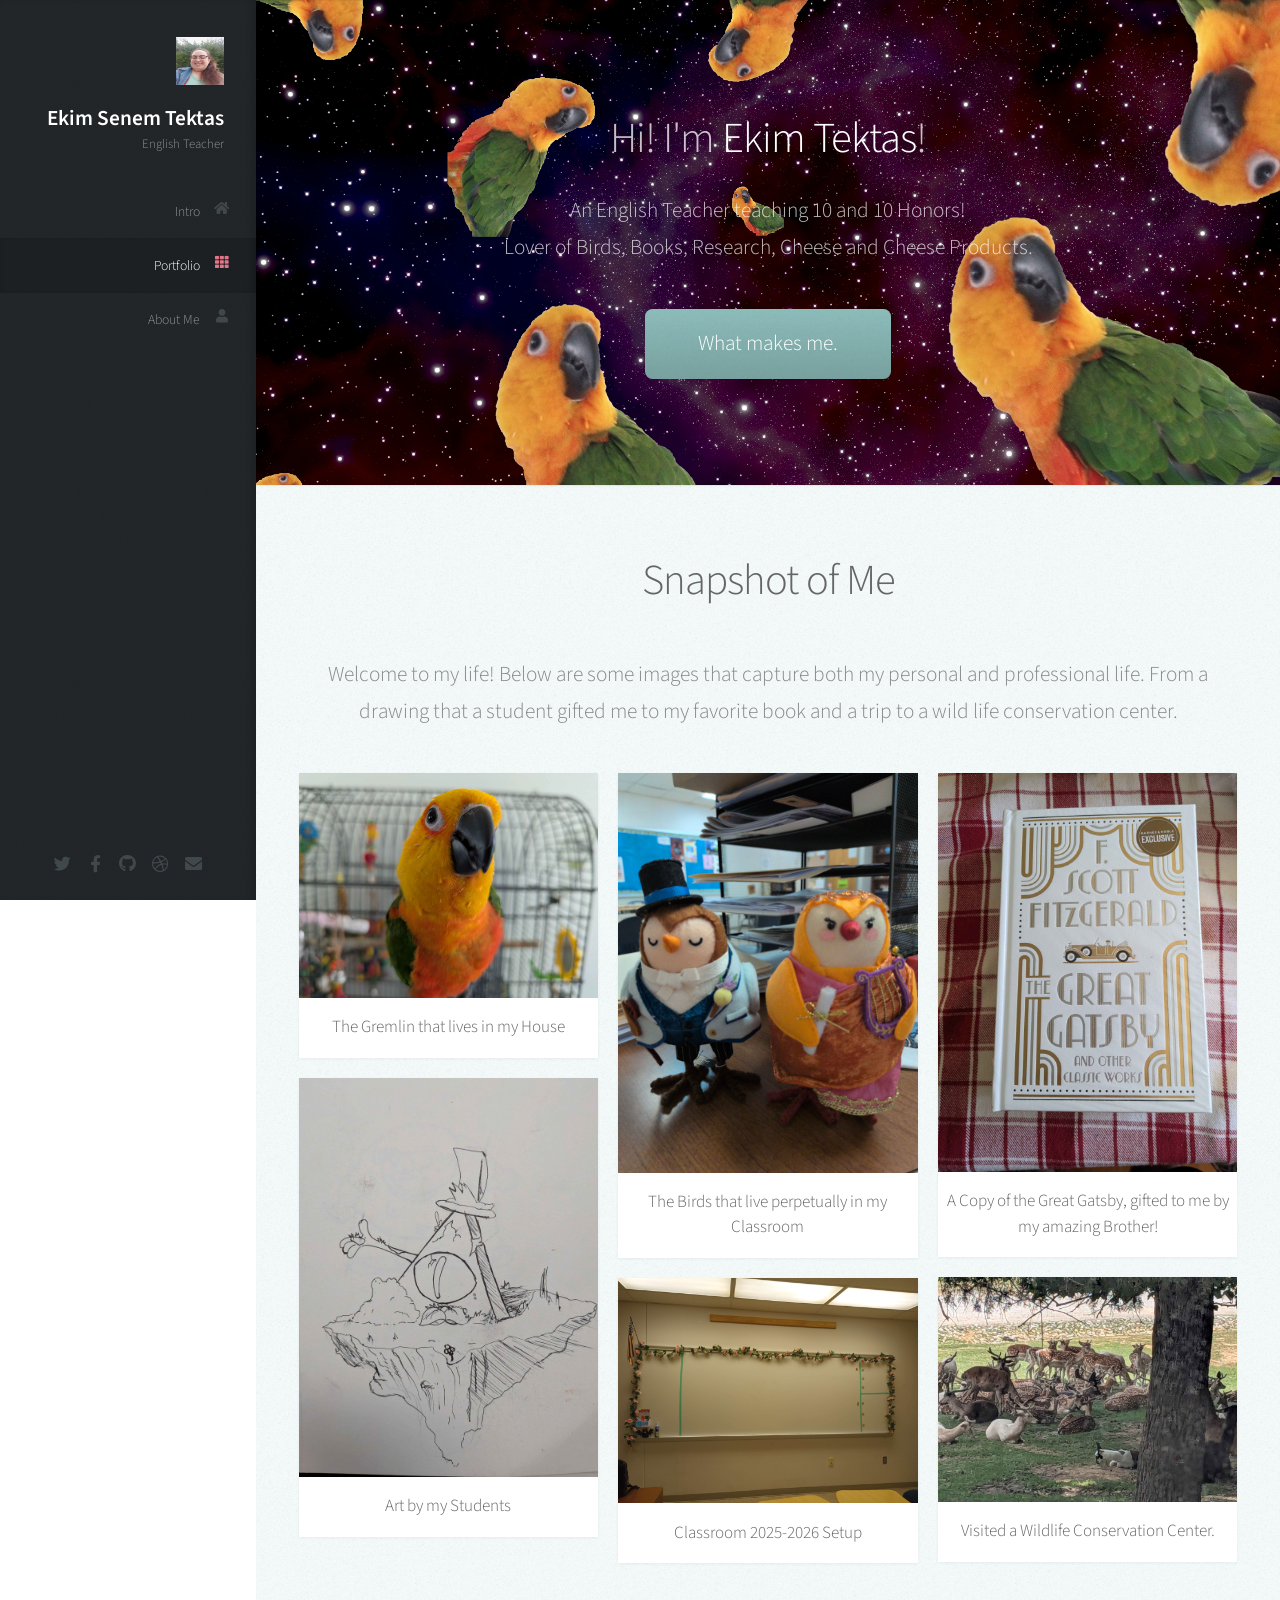
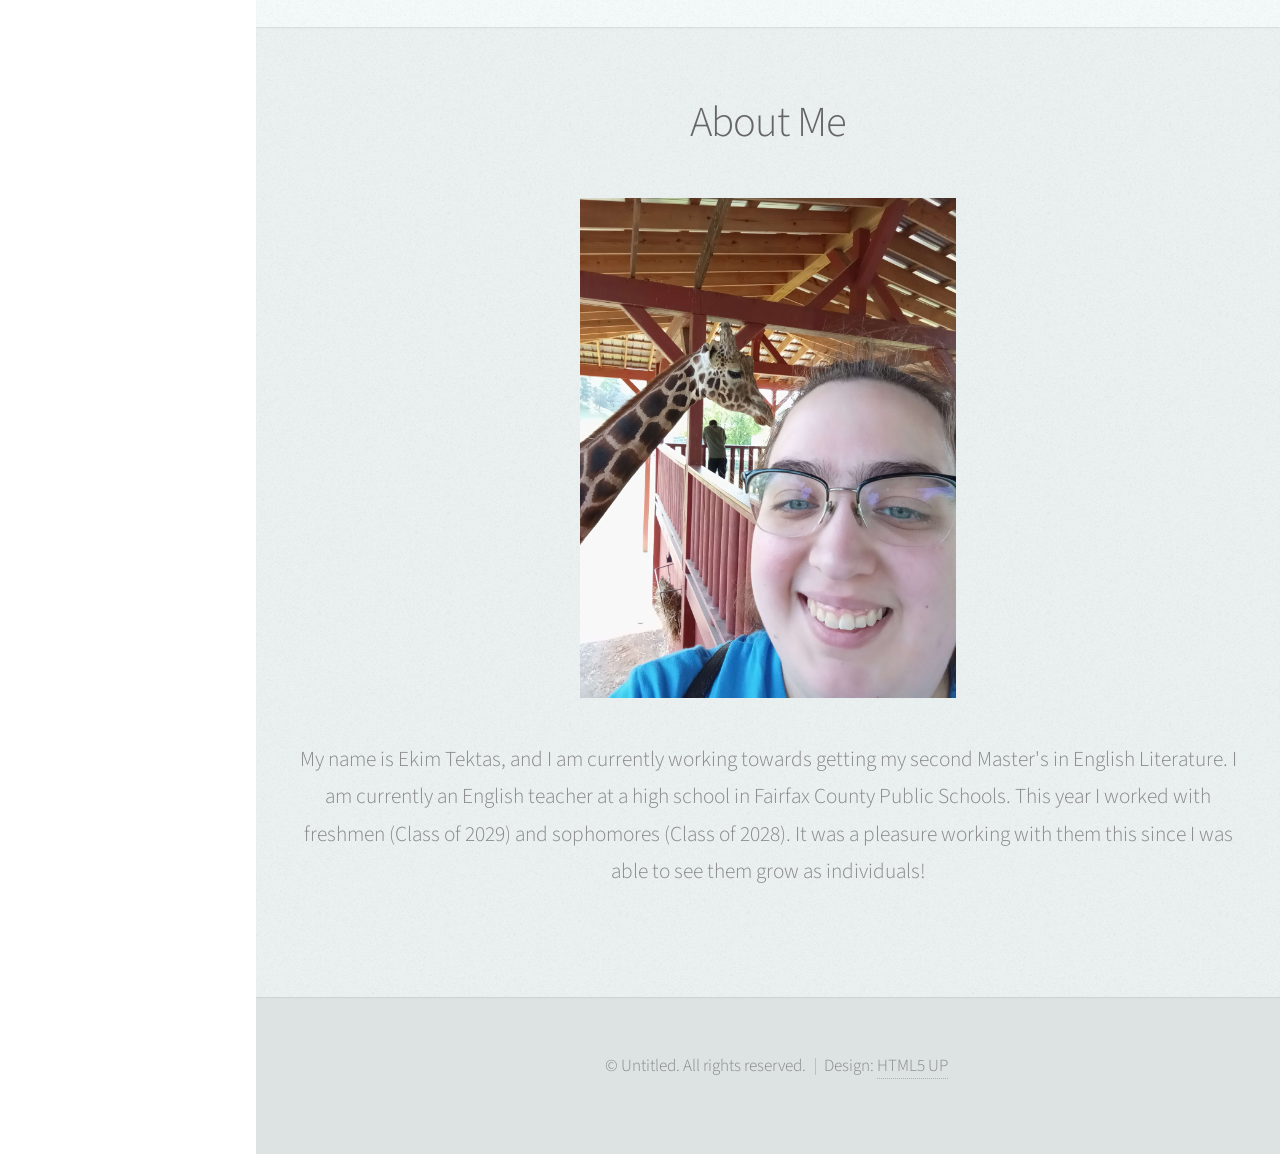
<file: index.html>
<!DOCTYPE HTML>
<!--
	Prologue by HTML5 UP
	html5up.net | @ajlkn
	Free for personal and commercial use under the CCA 3.0 license (html5up.net/license)
-->
<html>
	<head>
		<title>Prologue by HTML5 UP</title>
		<meta charset="utf-8" />
		<meta name="viewport" content="width=device-width, initial-scale=1, user-scalable=no" />
		<link rel="stylesheet" href="assets/css/main.css" />
	</head>
	<body class="is-preload">

		<!-- Header -->
			<div id="header">

				<div class="top">

					<!-- Logo -->
						<div id="logo">
							<span class="image avatar48"><img src="images/avatar.jpg" alt="" /></span>
							<h1 id="title">Ekim Senem Tektas</h1>
							<p>English Teacher</p>
						</div>

					<!-- Nav -->
						<nav id="nav">
							<ul>
								<li><a href="#top" id="top-link"><span class="icon solid fa-home">Intro</span></a></li>
								<li><a href="#portfolio" id="portfolio-link"><span class="icon solid fa-th">Portfolio</span></a></li>
								<li><a href="#about" id="about-link"><span class="icon solid fa-user">About Me</span></a></li>
							</ul>
						</nav>

				</div>

				<div class="bottom">

					<!-- Social Icons -->
						<ul class="icons">
							<li><a href="#" class="icon brands fa-twitter"><span class="label">Twitter</span></a></li>
							<li><a href="#" class="icon brands fa-facebook-f"><span class="label">Facebook</span></a></li>
							<li><a href="#" class="icon brands fa-github"><span class="label">Github</span></a></li>
							<li><a href="#" class="icon brands fa-dribbble"><span class="label">Dribbble</span></a></li>
							<li><a href="#" class="icon solid fa-envelope"><span class="label">Email</span></a></li>
						</ul>

				</div>

			</div>

		<!-- Main -->
			<div id="main">

				<!-- Intro -->
					<section id="top" class="one dark cover">
						<div class="container">

							<header>
								<h2 class="alt">Hi! I'm <strong>Ekim Tektas</strong>!</h2>
								<p>An English Teacher teaching 10 and 10 Honors!<br />
								Lover of Birds, Books, Research, Cheese and Cheese Products.</p>
							</header>

							<footer>
								<a href="#portfolio" class="button scrolly">What makes me.</a>
							</footer>

						</div>
					</section>

				<!-- Portfolio -->
					<section id="portfolio" class="two">
						<div class="container">

							<header>
								<h2>Snapshot of Me</h2>
							</header>

							<p>Welcome to my life! Below are some images that capture both my personal and professional life. From a drawing that a student gifted me to my favorite book and a trip to a wild life conservation center.</p>

							<div class="row">
								<div class="col-4 col-12-mobile">
									<article class="item">
										<a href="#" class="image fit"><img src="images/pic02.jpg" alt="" /></a>
										<header>
											<h3>The Gremlin that lives in my House</h3>
										</header>
									</article>
									<article class="item">
										<a href="#" class="image fit"><img src="images/pic03.jpg" alt="" /></a>
										<header>
											<h3>Art by my Students</h3>
										</header>
									</article>
								</div>
								<div class="col-4 col-12-mobile">
									<article class="item">
										<a href="#" class="image fit"><img src="images/pic04.jpg" alt="" /></a>
										<header>
											<h3>The Birds that live perpetually in my Classroom</h3>
										</header>
									</article>
									<article class="item">
										<a href="#" class="image fit"><img src="images/pic05.jpg" alt="" /></a>
										<header>
											<h3>Classroom 2025-2026 Setup</h3>
										</header>
									</article>
								</div>
								<div class="col-4 col-12-mobile">
									<article class="item">
										<a href="#" class="image fit"><img src="images/pic06.jpg" alt="" /></a>
										<header>
											<h3>A Copy of the Great Gatsby, gifted to me by my amazing Brother!</h3>
										</header>
									</article>
									<article class="item">
										<a href="#" class="image fit"><img src="images/pic07.jpg" alt="" /></a>
										<header>
											<h3>Visited a Wildlife Conservation Center.</h3>
										</header>
									</article>
								</div>
							</div>

						</div>
					</section>

				<!-- About Me -->
					<section id="about" class="three">
						<div class="container">

							<header>
								<h2>About Me</h2>
							</header>

							<a href="#" class="image featured"><img src="images/pic08.jpg" alt="" style="max-width: 40%; margin: 0 auto; display: block;" /></a>

							<p>My name is Ekim Tektas, and I am currently working towards getting my second Master's in English Literature. I am currently an English teacher at a high school in Fairfax County Public Schools. This year I worked with freshmen (Class of 2029) and sophomores (Class of 2028). It was a pleasure working with them this since I was able to see them grow as individuals!</p>

						</div>
					</section>


			</div>

		<!-- Footer -->
			<div id="footer">

				<!-- Copyright -->
					<ul class="copyright">
						<li>&copy; Untitled. All rights reserved.</li><li>Design: <a href="http://html5up.net">HTML5 UP</a></li>
					</ul>

			</div>

		<!-- Scripts -->
			<script src="assets/js/jquery.min.js"></script>
			<script src="assets/js/jquery.scrolly.min.js"></script>
			<script src="assets/js/jquery.scrollex.min.js"></script>
			<script src="assets/js/browser.min.js"></script>
			<script src="assets/js/breakpoints.min.js"></script>
			<script src="assets/js/util.js"></script>
			<script src="assets/js/main.js"></script>

	</body>
</html>
</file>
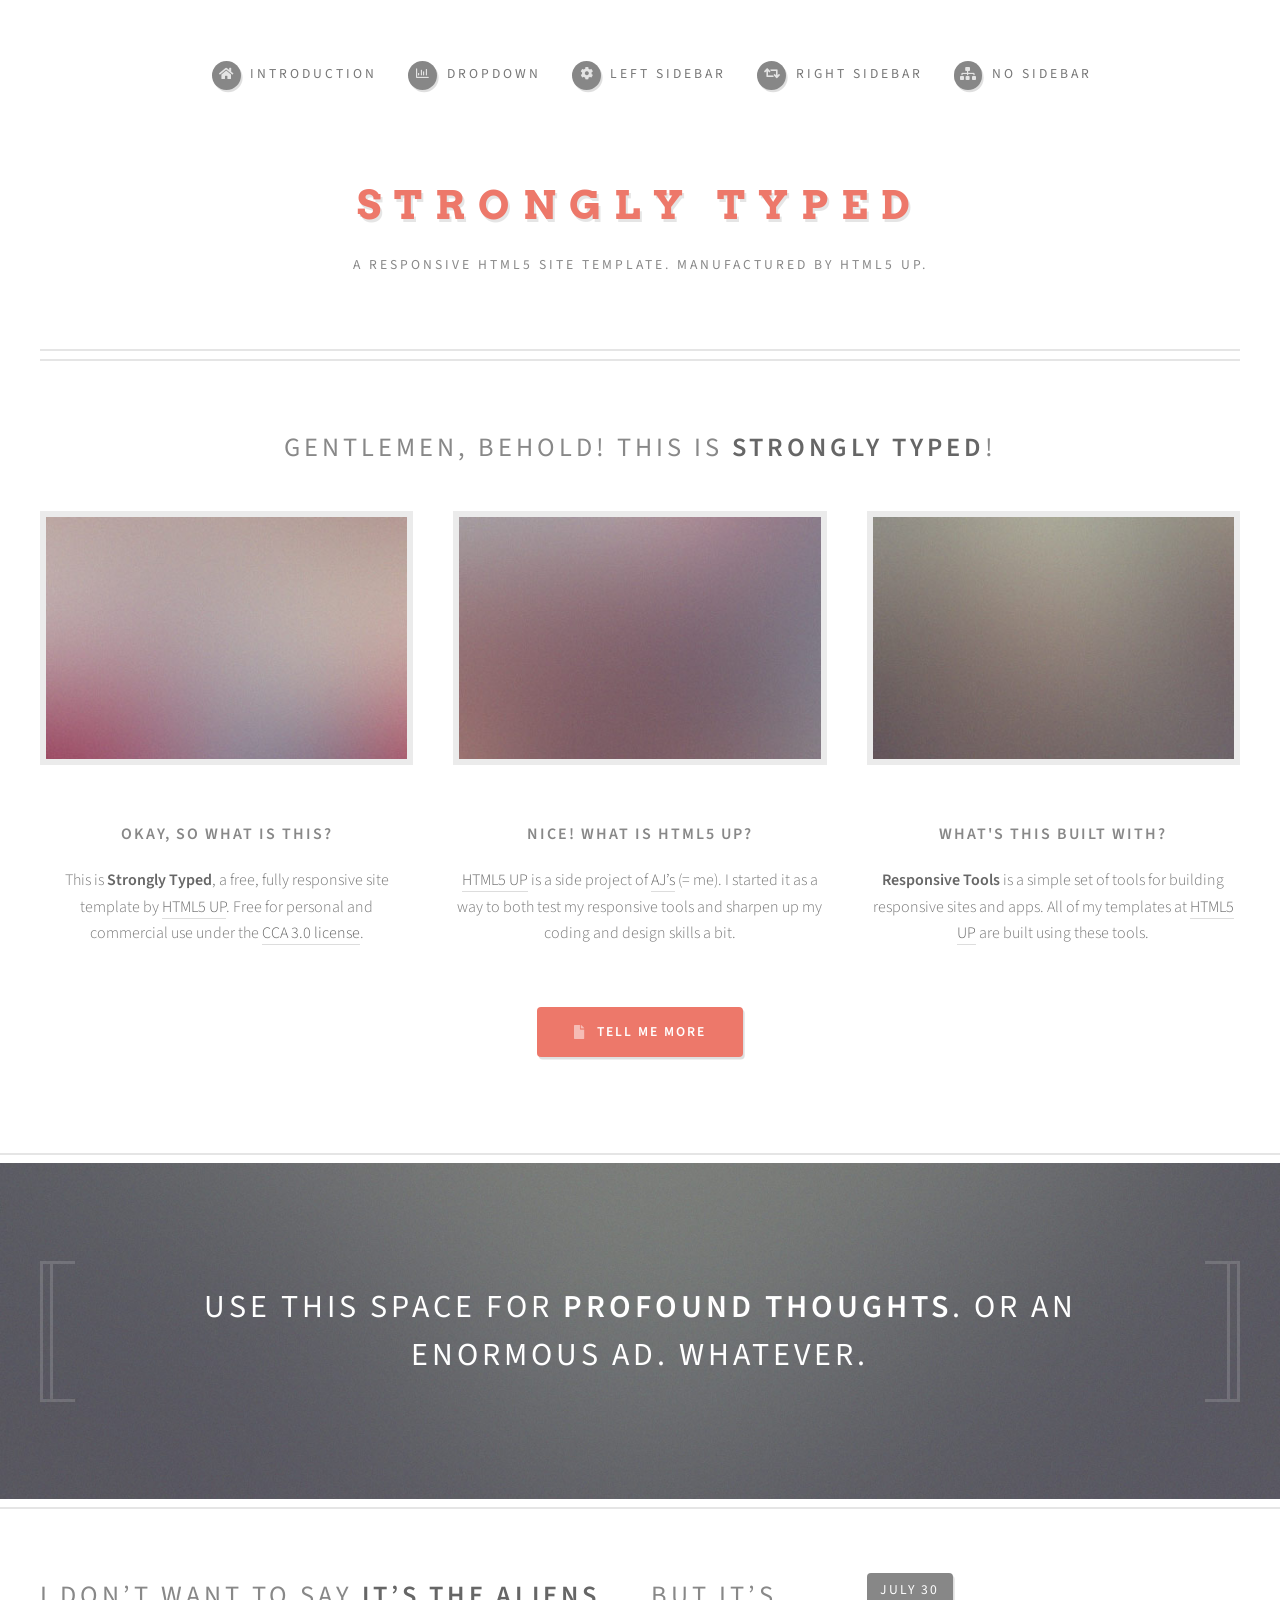
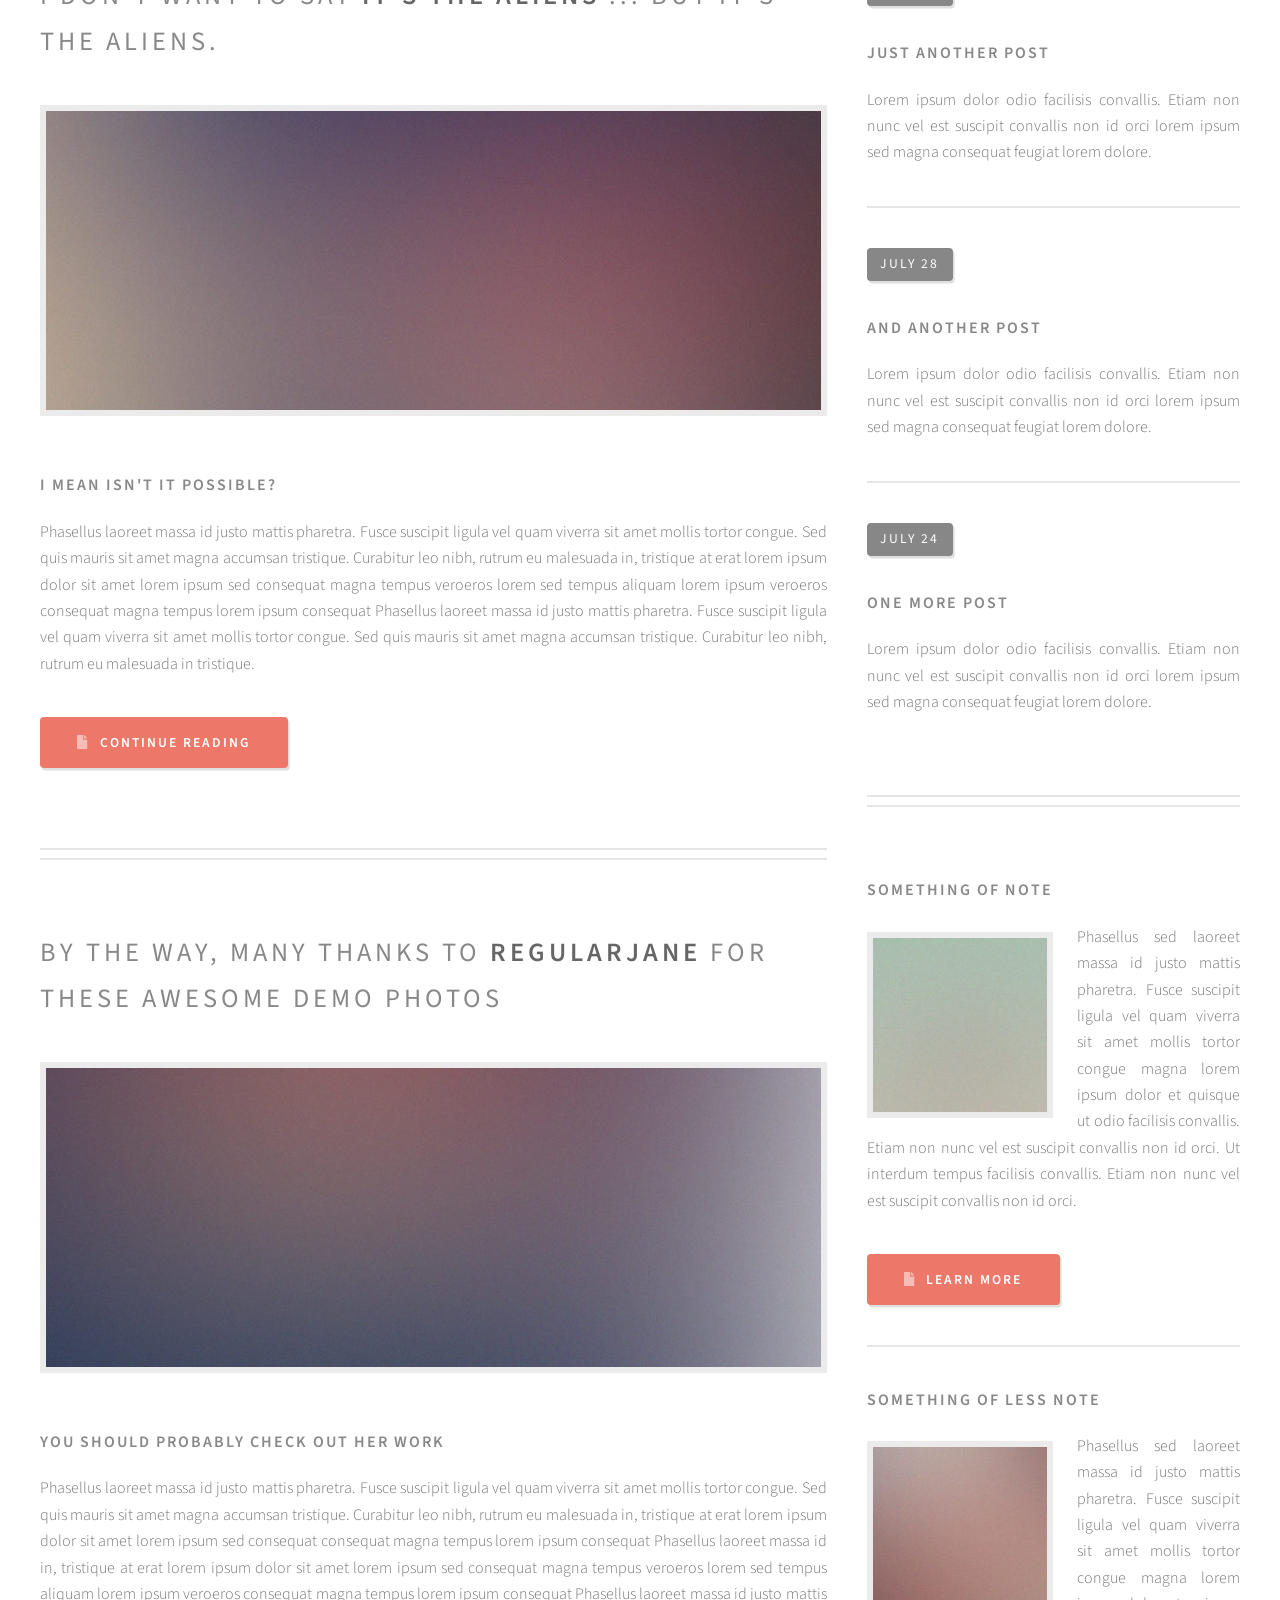
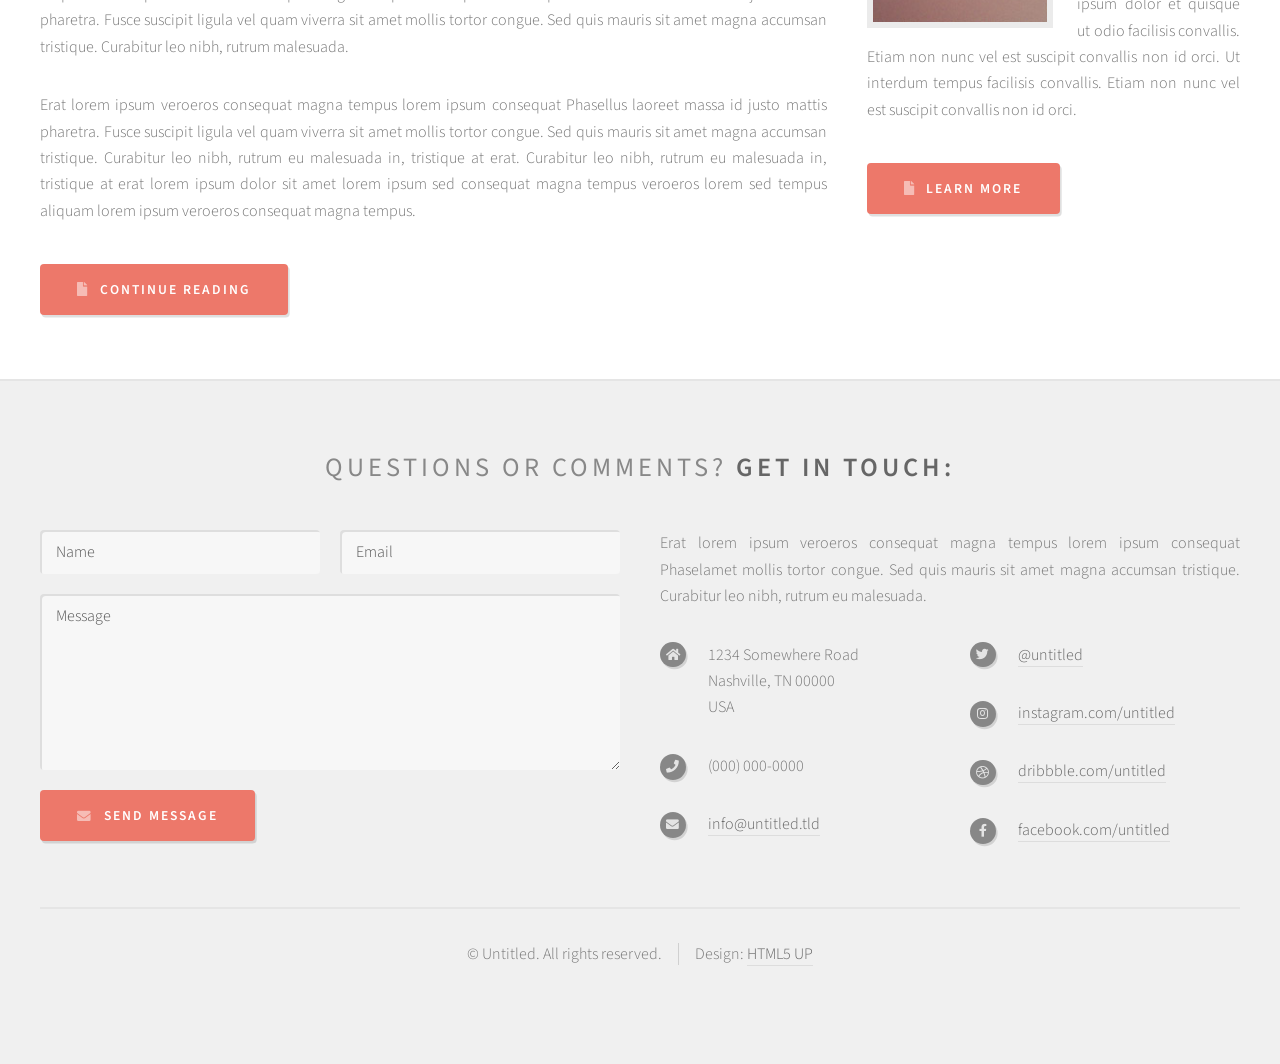
<file: html5up-strongly-typed/index.html>
<!DOCTYPE HTML>
<!--
	Strongly Typed by HTML5 UP
	html5up.net | @ajlkn
	Free for personal and commercial use under the CCA 3.0 license (html5up.net/license)
-->
<html>
	<head>
		<title>Strongly Typed by HTML5 UP</title>
		<meta charset="utf-8" />
		<meta name="viewport" content="width=device-width, initial-scale=1, user-scalable=no" />
		<link rel="stylesheet" href="assets/css/main.css" />
	</head>
	<body class="homepage is-preload">
		<div id="page-wrapper">

			<!-- Header -->
				<section id="header">
					<div class="container">

						<!-- Logo -->
							<h1 id="logo"><a href="index.html">Strongly Typed</a></h1>
							<p>A responsive HTML5 site template. Manufactured by HTML5 UP.</p>

						<!-- Nav -->
							<nav id="nav">
								<ul>
									<li><a class="icon solid fa-home" href="index.html"><span>Introduction</span></a></li>
									<li>
										<a href="#" class="icon fa-chart-bar"><span>Dropdown</span></a>
										<ul>
											<li><a href="#">Lorem ipsum dolor</a></li>
											<li><a href="#">Magna phasellus</a></li>
											<li><a href="#">Etiam dolore nisl</a></li>
											<li>
												<a href="#">Phasellus consequat</a>
												<ul>
													<li><a href="#">Magna phasellus</a></li>
													<li><a href="#">Etiam dolore nisl</a></li>
													<li><a href="#">Phasellus consequat</a></li>
												</ul>
											</li>
											<li><a href="#">Veroeros feugiat</a></li>
										</ul>
									</li>
									<li><a class="icon solid fa-cog" href="left-sidebar.html"><span>Left Sidebar</span></a></li>
									<li><a class="icon solid fa-retweet" href="right-sidebar.html"><span>Right Sidebar</span></a></li>
									<li><a class="icon solid fa-sitemap" href="no-sidebar.html"><span>No Sidebar</span></a></li>
								</ul>
							</nav>

					</div>
				</section>

			<!-- Features -->
				<section id="features">
					<div class="container">
						<header>
							<h2>Gentlemen, behold! This is <strong>Strongly Typed</strong>!</h2>
						</header>
						<div class="row aln-center">
							<div class="col-4 col-6-medium col-12-small">

								<!-- Feature -->
									<section>
										<a href="#" class="image featured"><img src="images/pic01.jpg" alt="" /></a>
										<header>
											<h3>Okay, so what is this?</h3>
										</header>
										<p>This is <strong>Strongly Typed</strong>, a free, fully responsive site template
										by <a href="http://html5up.net">HTML5 UP</a>. Free for personal and commercial use under the
										<a href="http://html5up.net/license">CCA 3.0 license</a>.</p>
									</section>

							</div>
							<div class="col-4 col-6-medium col-12-small">

								<!-- Feature -->
									<section>
										<a href="#" class="image featured"><img src="images/pic02.jpg" alt="" /></a>
										<header>
											<h3>Nice! What is HTML5 UP?</h3>
										</header>
										<p><a href="http://html5up.net">HTML5 UP</a> is a side project of <a href="http://twitter.com/ajlkn">AJ’s</a> (= me).
										I started it as a way to both test my responsive tools and sharpen up my coding
										and design skills a bit.</p>
									</section>

							</div>
							<div class="col-4 col-6-medium col-12-small">

								<!-- Feature -->
									<section>
										<a href="#" class="image featured"><img src="images/pic03.jpg" alt="" /></a>
										<header>
											<h3>What's this built with?</h3>
										</header>
										<p><strong>Responsive Tools</strong> is a simple set of tools for building responsive
										sites and apps. All of my templates at <a href="http://html5up.net">HTML5 UP</a> are built using these tools.</p>
									</section>

							</div>
							<div class="col-12">
								<ul class="actions">
									<li><a href="#" class="button icon solid fa-file">Tell Me More</a></li>
								</ul>
							</div>
						</div>
					</div>
				</section>

			<!-- Banner -->
				<section id="banner">
					<div class="container">
						<p>Use this space for <strong>profound thoughts</strong>.<br />
						Or an enormous ad. Whatever.</p>
					</div>
				</section>

			<!-- Main -->
				<section id="main">
					<div class="container">
						<div class="row">

							<!-- Content -->
								<div id="content" class="col-8 col-12-medium">

									<!-- Post -->
										<article class="box post">
											<header>
												<h2><a href="#">I don’t want to say <strong>it’s the aliens</strong> ...<br />
												but it’s the aliens.</a></h2>
											</header>
											<a href="#" class="image featured"><img src="images/pic04.jpg" alt="" /></a>
											<h3>I mean isn't it possible?</h3>
											<p>Phasellus laoreet massa id justo mattis pharetra. Fusce suscipit
											ligula vel quam viverra sit amet mollis tortor congue. Sed quis mauris
											sit amet magna accumsan tristique. Curabitur leo nibh, rutrum eu malesuada
											in, tristique at erat lorem ipsum dolor sit amet lorem ipsum sed consequat
											magna tempus veroeros lorem sed tempus aliquam lorem ipsum veroeros
											consequat magna tempus lorem ipsum consequat Phasellus laoreet massa id
											justo mattis pharetra. Fusce suscipit ligula vel quam viverra sit amet
											mollis tortor congue. Sed quis mauris sit amet magna accumsan tristique.
											Curabitur leo nibh, rutrum eu malesuada in tristique.</p>
											<ul class="actions">
												<li><a href="#" class="button icon solid fa-file">Continue Reading</a></li>
											</ul>
										</article>

									<!-- Post -->
										<article class="box post">
											<header>
												<h2><a href="#">By the way, many thanks to <strong>regularjane</strong>
												for these awesome demo photos</a></h2>
											</header>
											<a href="#" class="image featured"><img src="images/pic05.jpg" alt="" /></a>
											<h3>You should probably check out her work</h3>
											<p>Phasellus laoreet massa id justo mattis pharetra. Fusce suscipit
											ligula vel quam viverra sit amet mollis tortor congue. Sed quis mauris
											sit amet magna accumsan tristique. Curabitur leo nibh, rutrum eu malesuada
											in, tristique at erat lorem ipsum dolor sit amet lorem ipsum sed consequat
											consequat magna tempus lorem ipsum consequat Phasellus laoreet massa id
											in, tristique at erat lorem ipsum dolor sit amet lorem ipsum sed consequat
											magna tempus veroeros lorem sed tempus aliquam lorem ipsum veroeros
											consequat magna tempus lorem ipsum consequat Phasellus laoreet massa id
											justo mattis pharetra. Fusce suscipit ligula vel quam viverra sit amet
											mollis tortor congue. Sed quis mauris sit amet magna accumsan tristique.
											Curabitur leo nibh, rutrum malesuada.</p>
											<p>Erat lorem ipsum veroeros consequat magna tempus lorem ipsum consequat
											Phasellus laoreet massa id justo mattis pharetra. Fusce suscipit ligula
											vel quam viverra sit amet mollis tortor congue. Sed quis mauris sit amet
											magna accumsan tristique. Curabitur leo nibh, rutrum eu malesuada in,
											tristique at erat. Curabitur leo nibh, rutrum eu malesuada in, tristique
											at erat lorem ipsum dolor sit amet lorem ipsum sed consequat magna
											tempus veroeros lorem sed tempus aliquam lorem ipsum veroeros consequat
											magna tempus.</p>
											<ul class="actions">
												<li><a href="#" class="button icon solid fa-file">Continue Reading</a></li>
											</ul>
										</article>

								</div>

							<!-- Sidebar -->
								<div id="sidebar" class="col-4 col-12-medium">

									<!-- Excerpts -->
										<section>
											<ul class="divided">
												<li>

													<!-- Excerpt -->
														<article class="box excerpt">
															<header>
																<span class="date">July 30</span>
																<h3><a href="#">Just another post</a></h3>
															</header>
															<p>Lorem ipsum dolor odio facilisis convallis. Etiam non nunc vel est
															suscipit convallis non id orci lorem ipsum sed magna consequat feugiat lorem dolore.</p>
														</article>

												</li>
												<li>

													<!-- Excerpt -->
														<article class="box excerpt">
															<header>
																<span class="date">July 28</span>
																<h3><a href="#">And another post</a></h3>
															</header>
															<p>Lorem ipsum dolor odio facilisis convallis. Etiam non nunc vel est
															suscipit convallis non id orci lorem ipsum sed magna consequat feugiat lorem dolore.</p>
														</article>

												</li>
												<li>

													<!-- Excerpt -->
														<article class="box excerpt">
															<header>
																<span class="date">July 24</span>
																<h3><a href="#">One more post</a></h3>
															</header>
															<p>Lorem ipsum dolor odio facilisis convallis. Etiam non nunc vel est
															suscipit convallis non id orci lorem ipsum sed magna consequat feugiat lorem dolore.</p>
														</article>

												</li>
											</ul>
										</section>

									<!-- Highlights -->
										<section>
											<ul class="divided">
												<li>

													<!-- Highlight -->
														<article class="box highlight">
															<header>
																<h3><a href="#">Something of note</a></h3>
															</header>
															<a href="#" class="image left"><img src="images/pic06.jpg" alt="" /></a>
															<p>Phasellus sed laoreet massa id justo mattis pharetra. Fusce suscipit ligula vel quam
															viverra sit amet mollis tortor congue magna lorem ipsum dolor et quisque ut odio facilisis
															convallis. Etiam non nunc vel est suscipit convallis non id orci. Ut interdum tempus
															facilisis convallis. Etiam non nunc vel est suscipit convallis non id orci.</p>
															<ul class="actions">
																<li><a href="#" class="button icon solid fa-file">Learn More</a></li>
															</ul>
														</article>

												</li>
												<li>

													<!-- Highlight -->
														<article class="box highlight">
															<header>
																<h3><a href="#">Something of less note</a></h3>
															</header>
															<a href="#" class="image left"><img src="images/pic07.jpg" alt="" /></a>
															<p>Phasellus sed laoreet massa id justo mattis pharetra. Fusce suscipit ligula vel quam
															viverra sit amet mollis tortor congue magna lorem ipsum dolor et quisque ut odio facilisis
															convallis. Etiam non nunc vel est suscipit convallis non id orci. Ut interdum tempus
															facilisis convallis. Etiam non nunc vel est suscipit convallis non id orci.</p>
															<ul class="actions">
																<li><a href="#" class="button icon solid fa-file">Learn More</a></li>
															</ul>
														</article>

												</li>
											</ul>
										</section>

								</div>

						</div>
					</div>
				</section>

			<!-- Footer -->
				<section id="footer">
					<div class="container">
						<header>
							<h2>Questions or comments? <strong>Get in touch:</strong></h2>
						</header>
						<div class="row">
							<div class="col-6 col-12-medium">
								<section>
									<form method="post" action="#">
										<div class="row gtr-50">
											<div class="col-6 col-12-small">
												<input name="name" placeholder="Name" type="text" />
											</div>
											<div class="col-6 col-12-small">
												<input name="email" placeholder="Email" type="text" />
											</div>
											<div class="col-12">
												<textarea name="message" placeholder="Message"></textarea>
											</div>
											<div class="col-12">
												<a href="#" class="form-button-submit button icon solid fa-envelope">Send Message</a>
											</div>
										</div>
									</form>
								</section>
							</div>
							<div class="col-6 col-12-medium">
								<section>
									<p>Erat lorem ipsum veroeros consequat magna tempus lorem ipsum consequat Phaselamet
									mollis tortor congue. Sed quis mauris sit amet magna accumsan tristique. Curabitur
									leo nibh, rutrum eu malesuada.</p>
									<div class="row">
										<div class="col-6 col-12-small">
											<ul class="icons">
												<li class="icon solid fa-home">
													1234 Somewhere Road<br />
													Nashville, TN 00000<br />
													USA
												</li>
												<li class="icon solid fa-phone">
													(000) 000-0000
												</li>
												<li class="icon solid fa-envelope">
													<a href="#">info@untitled.tld</a>
												</li>
											</ul>
										</div>
										<div class="col-6 col-12-small">
											<ul class="icons">
												<li class="icon brands fa-twitter">
													<a href="#">@untitled</a>
												</li>
												<li class="icon brands fa-instagram">
													<a href="#">instagram.com/untitled</a>
												</li>
												<li class="icon brands fa-dribbble">
													<a href="#">dribbble.com/untitled</a>
												</li>
												<li class="icon brands fa-facebook-f">
													<a href="#">facebook.com/untitled</a>
												</li>
											</ul>
										</div>
									</div>
								</section>
							</div>
						</div>
					</div>
					<div id="copyright" class="container">
						<ul class="links">
							<li>&copy; Untitled. All rights reserved.</li><li>Design: <a href="http://html5up.net">HTML5 UP</a></li>
						</ul>
					</div>
				</section>

		</div>

		<!-- Scripts -->
			<script src="assets/js/jquery.min.js"></script>
			<script src="assets/js/jquery.dropotron.min.js"></script>
			<script src="assets/js/browser.min.js"></script>
			<script src="assets/js/breakpoints.min.js"></script>
			<script src="assets/js/util.js"></script>
			<script src="assets/js/main.js"></script>

	</body>
</html>
</file>
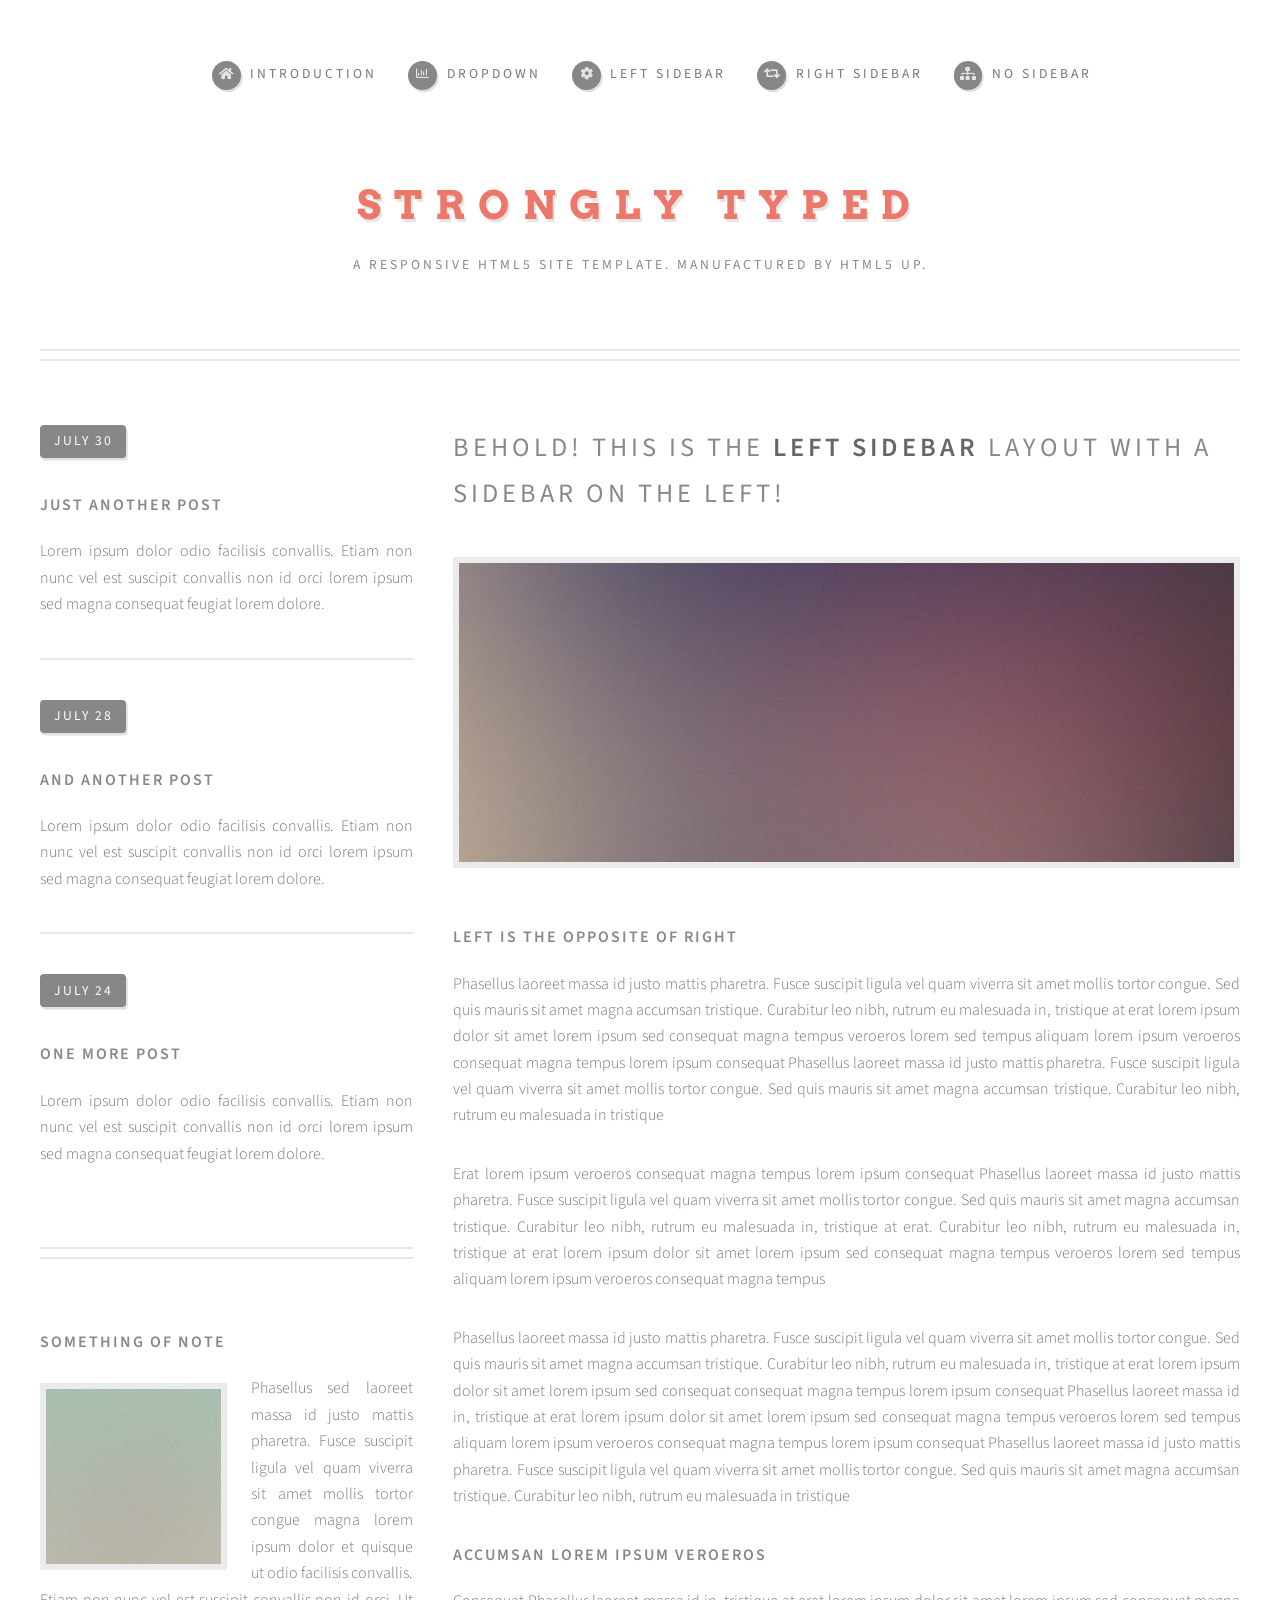
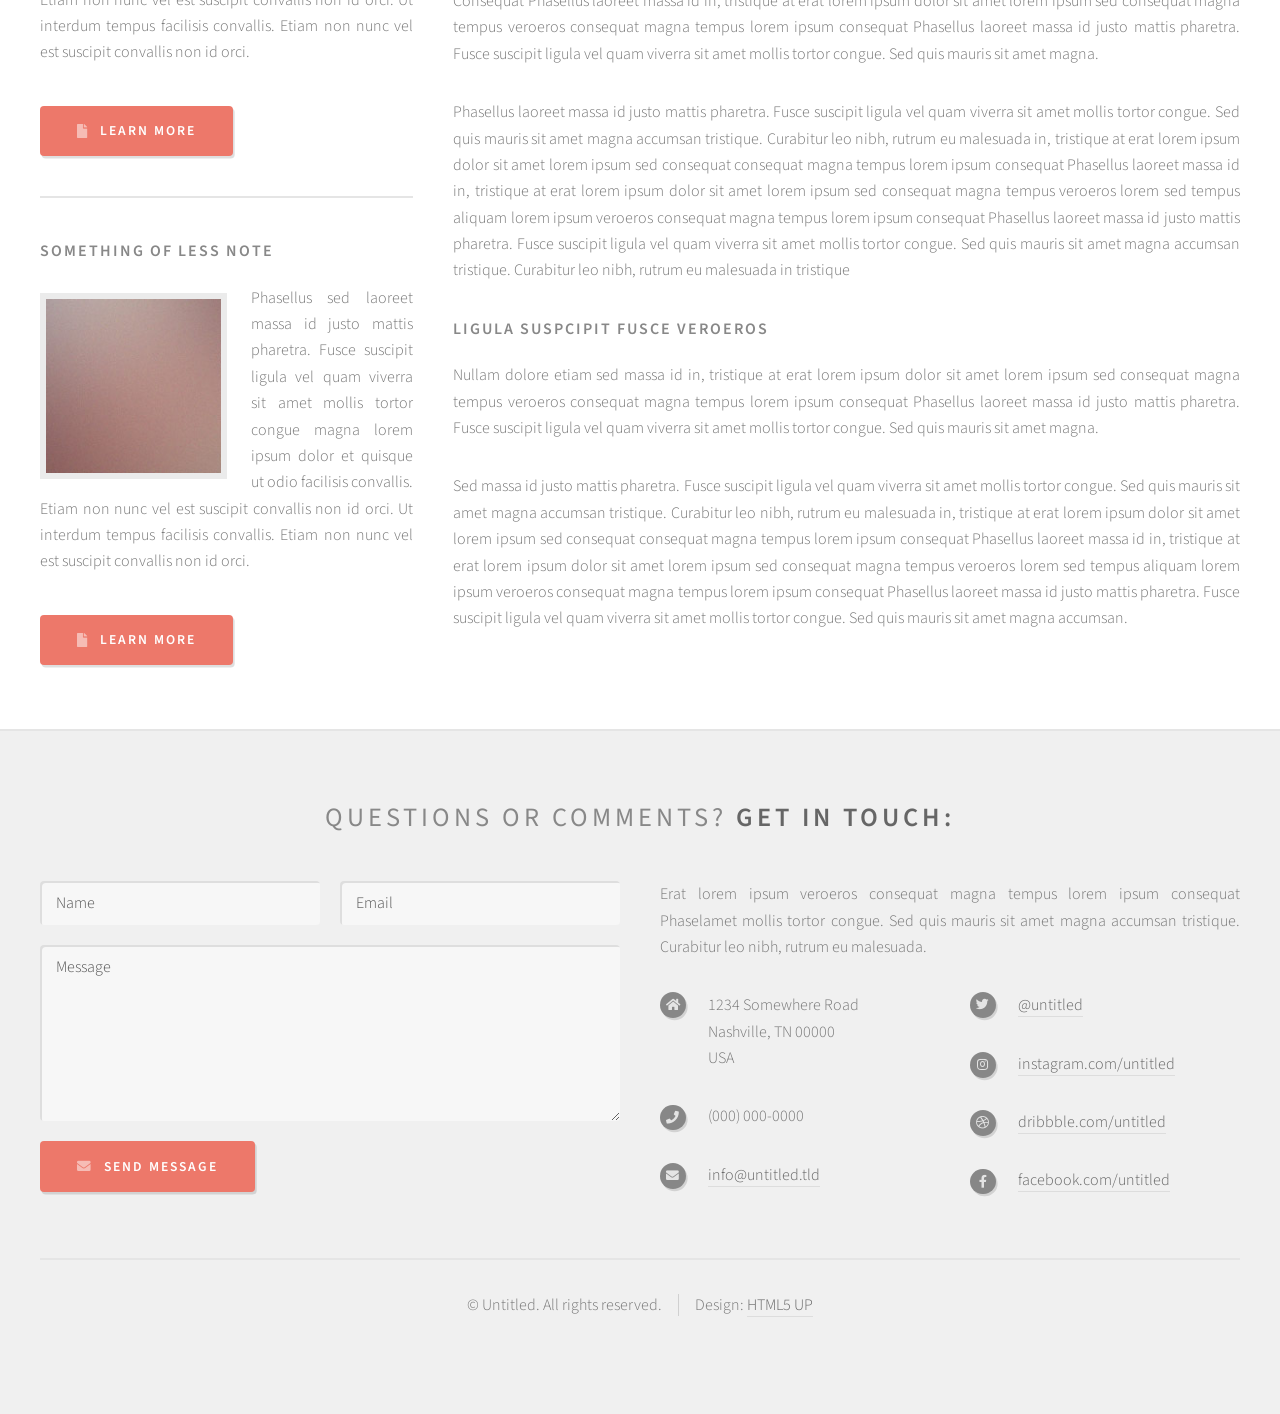
<file: html5up-strongly-typed/left-sidebar.html>
<!DOCTYPE HTML>
<!--
	Strongly Typed by HTML5 UP
	html5up.net | @ajlkn
	Free for personal and commercial use under the CCA 3.0 license (html5up.net/license)
-->
<html>
	<head>
		<title>Left Sidebar - Strongly Typed by HTML5 UP</title>
		<meta charset="utf-8" />
		<meta name="viewport" content="width=device-width, initial-scale=1, user-scalable=no" />
		<link rel="stylesheet" href="assets/css/main.css" />
	</head>
	<body class="left-sidebar is-preload">
		<div id="page-wrapper">

			<!-- Header -->
				<section id="header">
					<div class="container">

						<!-- Logo -->
							<h1 id="logo"><a href="index.html">Strongly Typed</a></h1>
							<p>A responsive HTML5 site template. Manufactured by HTML5 UP.</p>

						<!-- Nav -->
							<nav id="nav">
								<ul>
									<li><a class="icon solid fa-home" href="index.html"><span>Introduction</span></a></li>
									<li>
										<a href="#" class="icon fa-chart-bar"><span>Dropdown</span></a>
										<ul>
											<li><a href="#">Lorem ipsum dolor</a></li>
											<li><a href="#">Magna phasellus</a></li>
											<li><a href="#">Etiam dolore nisl</a></li>
											<li>
												<a href="#">Phasellus consequat</a>
												<ul>
													<li><a href="#">Magna phasellus</a></li>
													<li><a href="#">Etiam dolore nisl</a></li>
													<li><a href="#">Phasellus consequat</a></li>
												</ul>
											</li>
											<li><a href="#">Veroeros feugiat</a></li>
										</ul>
									</li>
									<li><a class="icon solid fa-cog" href="left-sidebar.html"><span>Left Sidebar</span></a></li>
									<li><a class="icon solid fa-retweet" href="right-sidebar.html"><span>Right Sidebar</span></a></li>
									<li><a class="icon solid fa-sitemap" href="no-sidebar.html"><span>No Sidebar</span></a></li>
								</ul>
							</nav>

					</div>
				</section>

			<!-- Main -->
				<section id="main">
					<div class="container">
						<div class="row">

							<!-- Sidebar -->
								<div id="sidebar" class="col-4 col-12-medium">

									<!-- Excerpts -->
										<section>
											<ul class="divided">
												<li>

													<!-- Excerpt -->
														<article class="box excerpt">
															<header>
																<span class="date">July 30</span>
																<h3><a href="#">Just another post</a></h3>
															</header>
															<p>Lorem ipsum dolor odio facilisis convallis. Etiam non nunc vel est
															suscipit convallis non id orci lorem ipsum sed magna consequat feugiat lorem dolore.</p>
														</article>

												</li>
												<li>

													<!-- Excerpt -->
														<article class="box excerpt">
															<header>
																<span class="date">July 28</span>
																<h3><a href="#">And another post</a></h3>
															</header>
															<p>Lorem ipsum dolor odio facilisis convallis. Etiam non nunc vel est
															suscipit convallis non id orci lorem ipsum sed magna consequat feugiat lorem dolore.</p>
														</article>

												</li>
												<li>

													<!-- Excerpt -->
														<article class="box excerpt">
															<header>
																<span class="date">July 24</span>
																<h3><a href="#">One more post</a></h3>
															</header>
															<p>Lorem ipsum dolor odio facilisis convallis. Etiam non nunc vel est
															suscipit convallis non id orci lorem ipsum sed magna consequat feugiat lorem dolore.</p>
														</article>

												</li>
											</ul>
										</section>

									<!-- Highlights -->
										<section>
											<ul class="divided">
												<li>

													<!-- Highlight -->
														<article class="box highlight">
															<header>
																<h3><a href="#">Something of note</a></h3>
															</header>
															<a href="#" class="image left"><img src="images/pic06.jpg" alt="" /></a>
															<p>Phasellus sed laoreet massa id justo mattis pharetra. Fusce suscipit ligula vel quam
															viverra sit amet mollis tortor congue magna lorem ipsum dolor et quisque ut odio facilisis
															convallis. Etiam non nunc vel est suscipit convallis non id orci. Ut interdum tempus
															facilisis convallis. Etiam non nunc vel est suscipit convallis non id orci.</p>
															<ul class="actions">
																<li><a href="#" class="button icon solid fa-file">Learn More</a></li>
															</ul>
														</article>

												</li>
												<li>

													<!-- Highlight -->
														<article class="box highlight">
															<header>
																<h3><a href="#">Something of less note</a></h3>
															</header>
															<a href="#" class="image left"><img src="images/pic07.jpg" alt="" /></a>
															<p>Phasellus sed laoreet massa id justo mattis pharetra. Fusce suscipit ligula vel quam
															viverra sit amet mollis tortor congue magna lorem ipsum dolor et quisque ut odio facilisis
															convallis. Etiam non nunc vel est suscipit convallis non id orci. Ut interdum tempus
															facilisis convallis. Etiam non nunc vel est suscipit convallis non id orci.</p>
															<ul class="actions">
																<li><a href="#" class="button icon solid fa-file">Learn More</a></li>
															</ul>
														</article>

												</li>
											</ul>
										</section>

								</div>

							<!-- Content -->
								<div id="content" class="col-8 col-12-medium imp-medium">

									<!-- Post -->
										<article class="box post">
											<header>
												<h2>Behold! This is the <strong>left sidebar</strong> layout<br />
												with a sidebar on the left!</h2>
											</header>
											<span class="image featured"><img src="images/pic04.jpg" alt="" /></span>
											<h3>Left is the opposite of right</h3>
											<p>Phasellus laoreet massa id justo mattis pharetra. Fusce suscipit
											ligula vel quam viverra sit amet mollis tortor congue. Sed quis mauris
											sit amet magna accumsan tristique. Curabitur leo nibh, rutrum eu malesuada
											in, tristique at erat lorem ipsum dolor sit amet lorem ipsum sed consequat
											magna tempus veroeros lorem sed tempus aliquam lorem ipsum veroeros
											consequat magna tempus lorem ipsum consequat Phasellus laoreet massa id
											justo mattis pharetra. Fusce suscipit ligula vel quam viverra sit amet
											mollis tortor congue. Sed quis mauris sit amet magna accumsan tristique.
											Curabitur leo nibh, rutrum eu malesuada in tristique</p>
											<p>Erat lorem ipsum veroeros consequat magna tempus lorem ipsum consequat
											Phasellus laoreet massa id justo mattis pharetra. Fusce suscipit ligula
											vel quam viverra sit amet mollis tortor congue. Sed quis mauris sit amet
											magna accumsan tristique. Curabitur leo nibh, rutrum eu malesuada in,
											tristique at erat. Curabitur leo nibh, rutrum eu malesuada in, tristique
											at erat lorem ipsum dolor sit amet lorem ipsum sed consequat magna
											tempus veroeros lorem sed tempus aliquam lorem ipsum veroeros consequat
											magna tempus</p>
											<p>Phasellus laoreet massa id justo mattis pharetra. Fusce suscipit
											ligula vel quam viverra sit amet mollis tortor congue. Sed quis mauris
											sit amet magna accumsan tristique. Curabitur leo nibh, rutrum eu malesuada
											in, tristique at erat lorem ipsum dolor sit amet lorem ipsum sed consequat
											consequat magna tempus lorem ipsum consequat Phasellus laoreet massa id
											in, tristique at erat lorem ipsum dolor sit amet lorem ipsum sed consequat
											magna tempus veroeros lorem sed tempus aliquam lorem ipsum veroeros
											consequat magna tempus lorem ipsum consequat Phasellus laoreet massa id
											justo mattis pharetra. Fusce suscipit ligula vel quam viverra sit amet
											mollis tortor congue. Sed quis mauris sit amet magna accumsan tristique.
											Curabitur leo nibh, rutrum eu malesuada in tristique</p>
											<h3>Accumsan lorem ipsum veroeros</h3>
											<p>Consequat Phasellus laoreet massa id in, tristique at erat lorem
											ipsum dolor sit amet lorem ipsum sed consequat magna tempus veroeros
											consequat magna tempus lorem ipsum consequat Phasellus laoreet massa id
											justo mattis pharetra. Fusce suscipit ligula vel quam viverra sit amet
											mollis tortor congue. Sed quis mauris sit amet magna.</p>
											<p>Phasellus laoreet massa id justo mattis pharetra. Fusce suscipit
											ligula vel quam viverra sit amet mollis tortor congue. Sed quis mauris
											sit amet magna accumsan tristique. Curabitur leo nibh, rutrum eu malesuada
											in, tristique at erat lorem ipsum dolor sit amet lorem ipsum sed consequat
											consequat magna tempus lorem ipsum consequat Phasellus laoreet massa id
											in, tristique at erat lorem ipsum dolor sit amet lorem ipsum sed consequat
											magna tempus veroeros lorem sed tempus aliquam lorem ipsum veroeros
											consequat magna tempus lorem ipsum consequat Phasellus laoreet massa id
											justo mattis pharetra. Fusce suscipit ligula vel quam viverra sit amet
											mollis tortor congue. Sed quis mauris sit amet magna accumsan tristique.
											Curabitur leo nibh, rutrum eu malesuada in tristique</p>
											<h3>Ligula suspcipit fusce veroeros</h3>
											<p>Nullam dolore etiam sed massa id in, tristique at erat lorem
											ipsum dolor sit amet lorem ipsum sed consequat magna tempus veroeros
											consequat magna tempus lorem ipsum consequat Phasellus laoreet massa id
											justo mattis pharetra. Fusce suscipit ligula vel quam viverra sit amet
											mollis tortor congue. Sed quis mauris sit amet magna.</p>
											<p>Sed massa id justo mattis pharetra. Fusce suscipit
											ligula vel quam viverra sit amet mollis tortor congue. Sed quis mauris
											sit amet magna accumsan tristique. Curabitur leo nibh, rutrum eu malesuada
											in, tristique at erat lorem ipsum dolor sit amet lorem ipsum sed consequat
											consequat magna tempus lorem ipsum consequat Phasellus laoreet massa id
											in, tristique at erat lorem ipsum dolor sit amet lorem ipsum sed consequat
											magna tempus veroeros lorem sed tempus aliquam lorem ipsum veroeros
											consequat magna tempus lorem ipsum consequat Phasellus laoreet massa id
											justo mattis pharetra. Fusce suscipit ligula vel quam viverra sit amet
											mollis tortor congue. Sed quis mauris sit amet magna accumsan.</p>
										</article>

								</div>

						</div>
					</div>
				</section>

			<!-- Footer -->
				<section id="footer">
					<div class="container">
						<header>
							<h2>Questions or comments? <strong>Get in touch:</strong></h2>
						</header>
						<div class="row">
							<div class="col-6 col-12-medium">
								<section>
									<form method="post" action="#">
										<div class="row gtr-50">
											<div class="col-6 col-12-small">
												<input name="name" placeholder="Name" type="text" />
											</div>
											<div class="col-6 col-12-small">
												<input name="email" placeholder="Email" type="text" />
											</div>
											<div class="col-12">
												<textarea name="message" placeholder="Message"></textarea>
											</div>
											<div class="col-12">
												<a href="#" class="form-button-submit button icon solid fa-envelope">Send Message</a>
											</div>
										</div>
									</form>
								</section>
							</div>
							<div class="col-6 col-12-medium">
								<section>
									<p>Erat lorem ipsum veroeros consequat magna tempus lorem ipsum consequat Phaselamet
									mollis tortor congue. Sed quis mauris sit amet magna accumsan tristique. Curabitur
									leo nibh, rutrum eu malesuada.</p>
									<div class="row">
										<div class="col-6 col-12-small">
											<ul class="icons">
												<li class="icon solid fa-home">
													1234 Somewhere Road<br />
													Nashville, TN 00000<br />
													USA
												</li>
												<li class="icon solid fa-phone">
													(000) 000-0000
												</li>
												<li class="icon solid fa-envelope">
													<a href="#">info@untitled.tld</a>
												</li>
											</ul>
										</div>
										<div class="col-6 col-12-small">
											<ul class="icons">
												<li class="icon brands fa-twitter">
													<a href="#">@untitled</a>
												</li>
												<li class="icon brands fa-instagram">
													<a href="#">instagram.com/untitled</a>
												</li>
												<li class="icon brands fa-dribbble">
													<a href="#">dribbble.com/untitled</a>
												</li>
												<li class="icon brands fa-facebook-f">
													<a href="#">facebook.com/untitled</a>
												</li>
											</ul>
										</div>
									</div>
								</section>
							</div>
						</div>
					</div>
					<div id="copyright" class="container">
						<ul class="links">
							<li>&copy; Untitled. All rights reserved.</li><li>Design: <a href="http://html5up.net">HTML5 UP</a></li>
						</ul>
					</div>
				</section>

		</div>

		<!-- Scripts -->
			<script src="assets/js/jquery.min.js"></script>
			<script src="assets/js/jquery.dropotron.min.js"></script>
			<script src="assets/js/browser.min.js"></script>
			<script src="assets/js/breakpoints.min.js"></script>
			<script src="assets/js/util.js"></script>
			<script src="assets/js/main.js"></script>

	</body>
</html>
</file>
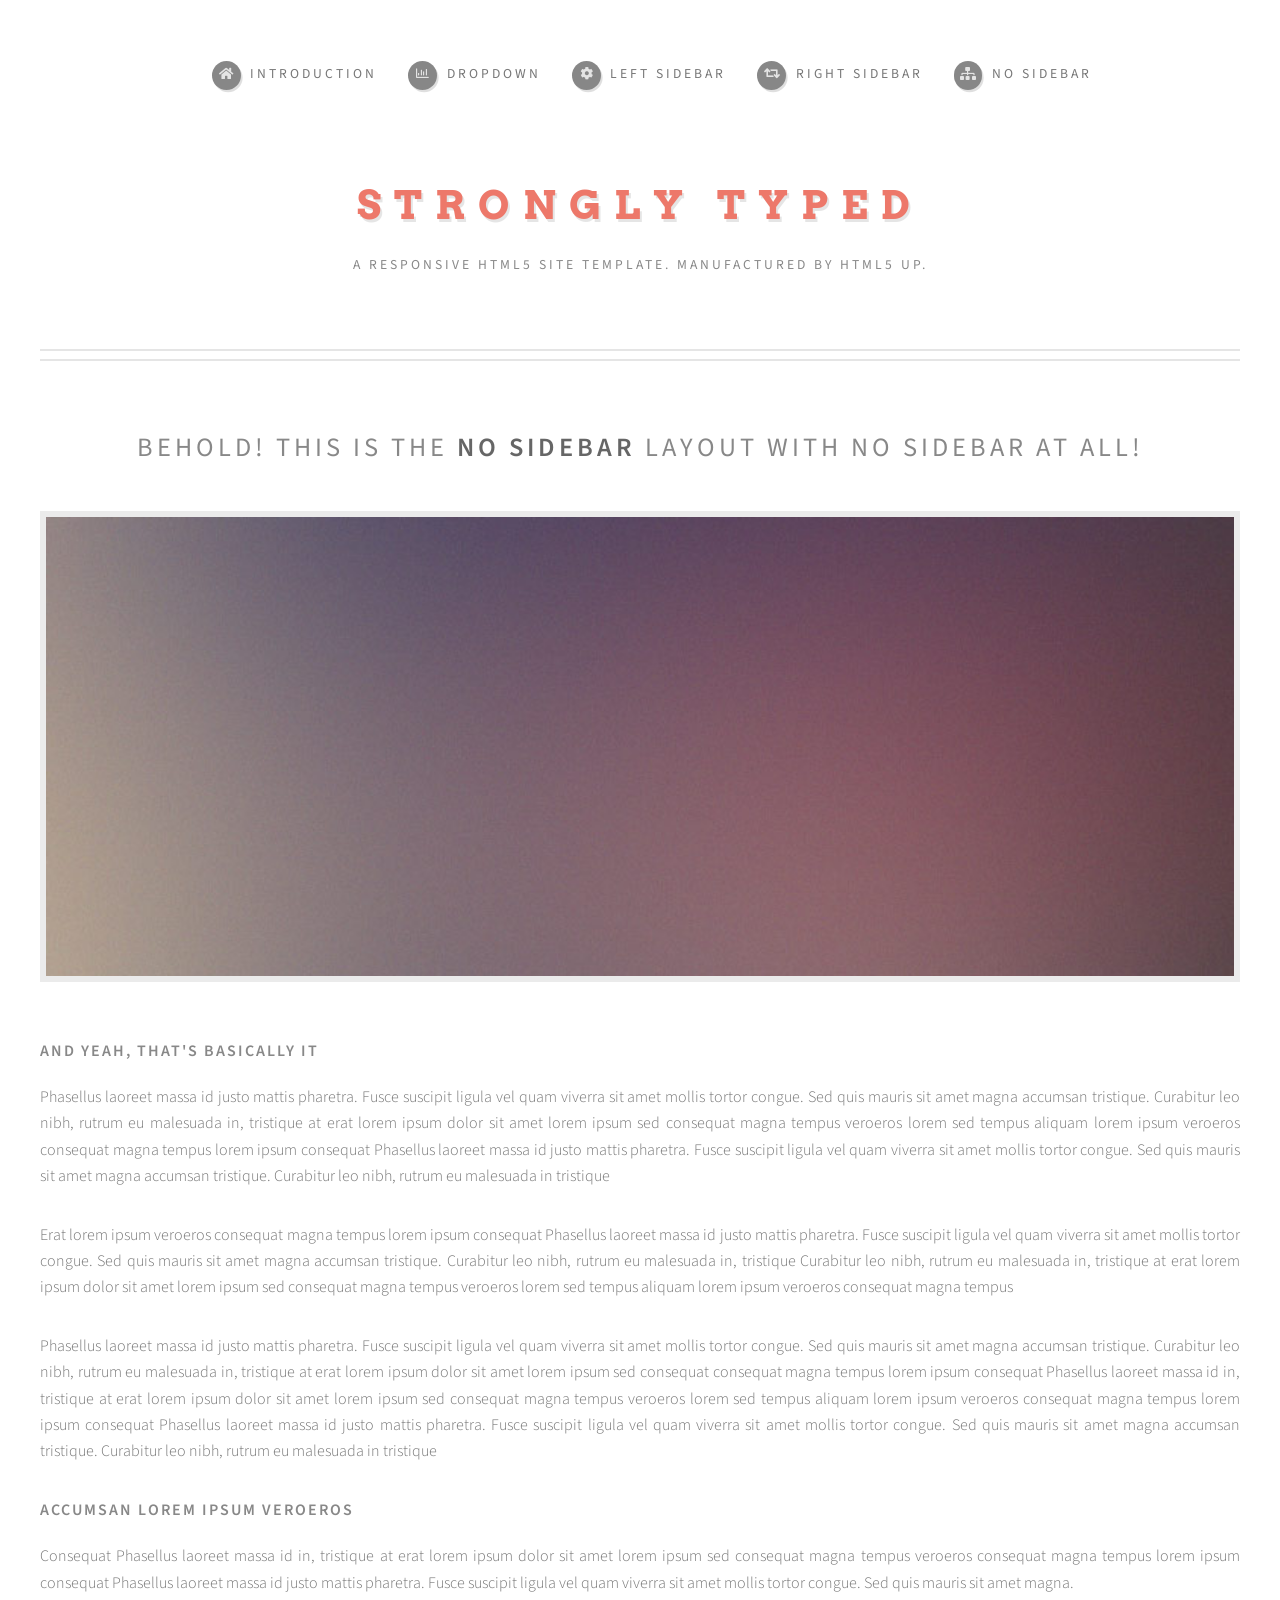
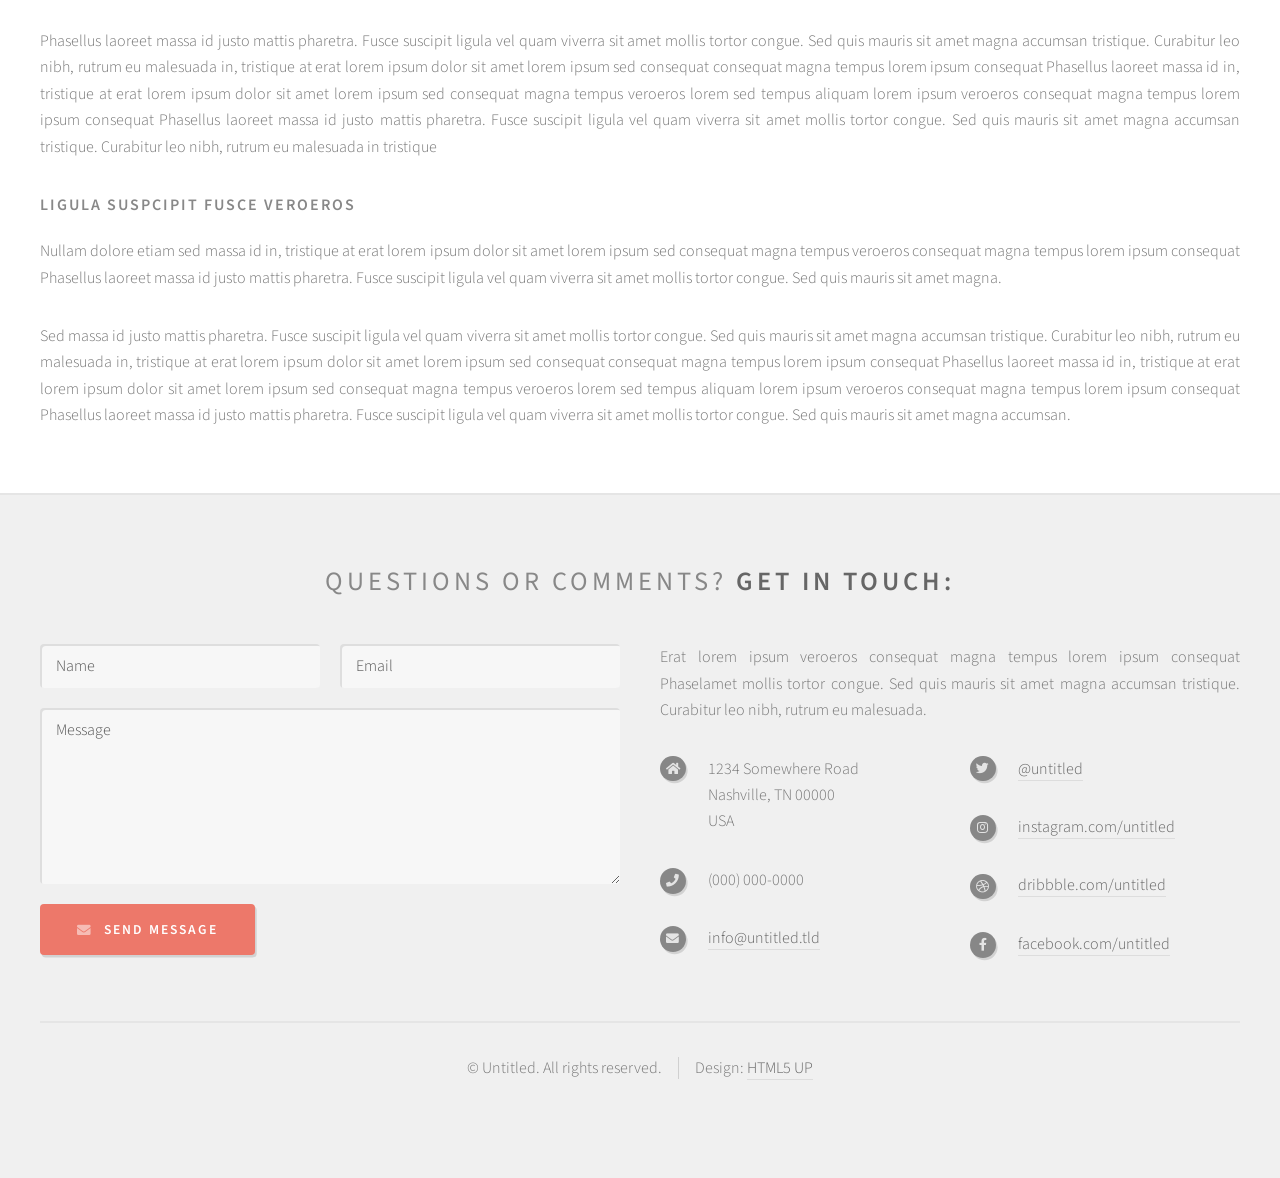
<file: html5up-strongly-typed/no-sidebar.html>
<!DOCTYPE HTML>
<!--
	Strongly Typed by HTML5 UP
	html5up.net | @ajlkn
	Free for personal and commercial use under the CCA 3.0 license (html5up.net/license)
-->
<html>
	<head>
		<title>No Sidebar - Strongly Typed by HTML5 UP</title>
		<meta charset="utf-8" />
		<meta name="viewport" content="width=device-width, initial-scale=1, user-scalable=no" />
		<link rel="stylesheet" href="assets/css/main.css" />
	</head>
	<body class="no-sidebar is-preload">
		<div id="page-wrapper">

			<!-- Header -->
				<section id="header">
					<div class="container">

						<!-- Logo -->
							<h1 id="logo"><a href="index.html">Strongly Typed</a></h1>
							<p>A responsive HTML5 site template. Manufactured by HTML5 UP.</p>

						<!-- Nav -->
							<nav id="nav">
								<ul>
									<li><a class="icon solid fa-home" href="index.html"><span>Introduction</span></a></li>
									<li>
										<a href="#" class="icon fa-chart-bar"><span>Dropdown</span></a>
										<ul>
											<li><a href="#">Lorem ipsum dolor</a></li>
											<li><a href="#">Magna phasellus</a></li>
											<li><a href="#">Etiam dolore nisl</a></li>
											<li>
												<a href="#">Phasellus consequat</a>
												<ul>
													<li><a href="#">Magna phasellus</a></li>
													<li><a href="#">Etiam dolore nisl</a></li>
													<li><a href="#">Phasellus consequat</a></li>
												</ul>
											</li>
											<li><a href="#">Veroeros feugiat</a></li>
										</ul>
									</li>
									<li><a class="icon solid fa-cog" href="left-sidebar.html"><span>Left Sidebar</span></a></li>
									<li><a class="icon solid fa-retweet" href="right-sidebar.html"><span>Right Sidebar</span></a></li>
									<li><a class="icon solid fa-sitemap" href="no-sidebar.html"><span>No Sidebar</span></a></li>
								</ul>
							</nav>

					</div>
				</section>

			<!-- Main -->
				<section id="main">
					<div class="container">
						<div id="content">

							<!-- Post -->
								<article class="box post">
									<header>
										<h2>Behold! This is the <strong>no sidebar</strong> layout<br />
										with no sidebar at all!</h2>
									</header>
									<span class="image featured"><img src="images/pic04.jpg" alt="" /></span>
									<h3>And yeah, that's basically it</h3>
									<p>Phasellus laoreet massa id justo mattis pharetra. Fusce suscipit
									ligula vel quam viverra sit amet mollis tortor congue. Sed quis mauris
									sit amet magna accumsan tristique. Curabitur leo nibh, rutrum eu malesuada
									in, tristique at erat lorem ipsum dolor sit amet lorem ipsum sed consequat
									magna tempus veroeros lorem sed tempus aliquam lorem ipsum veroeros
									consequat magna tempus lorem ipsum consequat Phasellus laoreet massa id
									justo mattis pharetra. Fusce suscipit ligula vel quam viverra sit amet
									mollis tortor congue. Sed quis mauris sit amet magna accumsan tristique.
									Curabitur leo nibh, rutrum eu malesuada in tristique</p>
									<p>Erat lorem ipsum veroeros consequat magna tempus lorem ipsum consequat
									Phasellus laoreet massa id justo mattis pharetra. Fusce suscipit ligula
									vel quam viverra sit amet mollis tortor congue. Sed quis mauris sit amet
									magna accumsan tristique. Curabitur leo nibh, rutrum eu malesuada in,
									tristique Curabitur leo nibh, rutrum eu malesuada in, tristique
									at erat lorem ipsum dolor sit amet lorem ipsum sed consequat magna
									tempus veroeros lorem sed tempus aliquam lorem ipsum veroeros consequat
									magna tempus</p>
									<p>Phasellus laoreet massa id justo mattis pharetra. Fusce suscipit
									ligula vel quam viverra sit amet mollis tortor congue. Sed quis mauris
									sit amet magna accumsan tristique. Curabitur leo nibh, rutrum eu malesuada
									in, tristique at erat lorem ipsum dolor sit amet lorem ipsum sed consequat
									consequat magna tempus lorem ipsum consequat Phasellus laoreet massa id
									in, tristique at erat lorem ipsum dolor sit amet lorem ipsum sed consequat
									magna tempus veroeros lorem sed tempus aliquam lorem ipsum veroeros
									consequat magna tempus lorem ipsum consequat Phasellus laoreet massa id
									justo mattis pharetra. Fusce suscipit ligula vel quam viverra sit amet
									mollis tortor congue. Sed quis mauris sit amet magna accumsan tristique.
									Curabitur leo nibh, rutrum eu malesuada in tristique</p>
									<h3>Accumsan lorem ipsum veroeros</h3>
									<p>Consequat Phasellus laoreet massa id in, tristique at erat lorem
									ipsum dolor sit amet lorem ipsum sed consequat magna tempus veroeros
									consequat magna tempus lorem ipsum consequat Phasellus laoreet massa id
									justo mattis pharetra. Fusce suscipit ligula vel quam viverra sit amet
									mollis tortor congue. Sed quis mauris sit amet magna.</p>
									<p>Phasellus laoreet massa id justo mattis pharetra. Fusce suscipit
									ligula vel quam viverra sit amet mollis tortor congue. Sed quis mauris
									sit amet magna accumsan tristique. Curabitur leo nibh, rutrum eu malesuada
									in, tristique at erat lorem ipsum dolor sit amet lorem ipsum sed consequat
									consequat magna tempus lorem ipsum consequat Phasellus laoreet massa id
									in, tristique at erat lorem ipsum dolor sit amet lorem ipsum sed consequat
									magna tempus veroeros lorem sed tempus aliquam lorem ipsum veroeros
									consequat magna tempus lorem ipsum consequat Phasellus laoreet massa id
									justo mattis pharetra. Fusce suscipit ligula vel quam viverra sit amet
									mollis tortor congue. Sed quis mauris sit amet magna accumsan tristique.
									Curabitur leo nibh, rutrum eu malesuada in tristique</p>
									<h3>Ligula suspcipit fusce veroeros</h3>
									<p>Nullam dolore etiam sed massa id in, tristique at erat lorem
									ipsum dolor sit amet lorem ipsum sed consequat magna tempus veroeros
									consequat magna tempus lorem ipsum consequat Phasellus laoreet massa id
									justo mattis pharetra. Fusce suscipit ligula vel quam viverra sit amet
									mollis tortor congue. Sed quis mauris sit amet magna.</p>
									<p>Sed massa id justo mattis pharetra. Fusce suscipit
									ligula vel quam viverra sit amet mollis tortor congue. Sed quis mauris
									sit amet magna accumsan tristique. Curabitur leo nibh, rutrum eu malesuada
									in, tristique at erat lorem ipsum dolor sit amet lorem ipsum sed consequat
									consequat magna tempus lorem ipsum consequat Phasellus laoreet massa id
									in, tristique at erat lorem ipsum dolor sit amet lorem ipsum sed consequat
									magna tempus veroeros lorem sed tempus aliquam lorem ipsum veroeros
									consequat magna tempus lorem ipsum consequat Phasellus laoreet massa id
									justo mattis pharetra. Fusce suscipit ligula vel quam viverra sit amet
									mollis tortor congue. Sed quis mauris sit amet magna accumsan.</p>
								</article>

						</div>
					</div>
				</section>

			<!-- Footer -->
				<section id="footer">
					<div class="container">
						<header>
							<h2>Questions or comments? <strong>Get in touch:</strong></h2>
						</header>
						<div class="row">
							<div class="col-6 col-12-medium">
								<section>
									<form method="post" action="#">
										<div class="row gtr-50">
											<div class="col-6 col-12-small">
												<input name="name" placeholder="Name" type="text" />
											</div>
											<div class="col-6 col-12-small">
												<input name="email" placeholder="Email" type="text" />
											</div>
											<div class="col-12">
												<textarea name="message" placeholder="Message"></textarea>
											</div>
											<div class="col-12">
												<a href="#" class="form-button-submit button icon solid fa-envelope">Send Message</a>
											</div>
										</div>
									</form>
								</section>
							</div>
							<div class="col-6 col-12-medium">
								<section>
									<p>Erat lorem ipsum veroeros consequat magna tempus lorem ipsum consequat Phaselamet
									mollis tortor congue. Sed quis mauris sit amet magna accumsan tristique. Curabitur
									leo nibh, rutrum eu malesuada.</p>
									<div class="row">
										<div class="col-6 col-12-small">
											<ul class="icons">
												<li class="icon solid fa-home">
													1234 Somewhere Road<br />
													Nashville, TN 00000<br />
													USA
												</li>
												<li class="icon solid fa-phone">
													(000) 000-0000
												</li>
												<li class="icon solid fa-envelope">
													<a href="#">info@untitled.tld</a>
												</li>
											</ul>
										</div>
										<div class="col-6 col-12-small">
											<ul class="icons">
												<li class="icon brands fa-twitter">
													<a href="#">@untitled</a>
												</li>
												<li class="icon brands fa-instagram">
													<a href="#">instagram.com/untitled</a>
												</li>
												<li class="icon brands fa-dribbble">
													<a href="#">dribbble.com/untitled</a>
												</li>
												<li class="icon brands fa-facebook-f">
													<a href="#">facebook.com/untitled</a>
												</li>
											</ul>
										</div>
									</div>
								</section>
							</div>
						</div>
					</div>
					<div id="copyright" class="container">
						<ul class="links">
							<li>&copy; Untitled. All rights reserved.</li><li>Design: <a href="http://html5up.net">HTML5 UP</a></li>
						</ul>
					</div>
				</section>

		</div>

		<!-- Scripts -->
			<script src="assets/js/jquery.min.js"></script>
			<script src="assets/js/jquery.dropotron.min.js"></script>
			<script src="assets/js/browser.min.js"></script>
			<script src="assets/js/breakpoints.min.js"></script>
			<script src="assets/js/util.js"></script>
			<script src="assets/js/main.js"></script>

	</body>
</html>
</file>
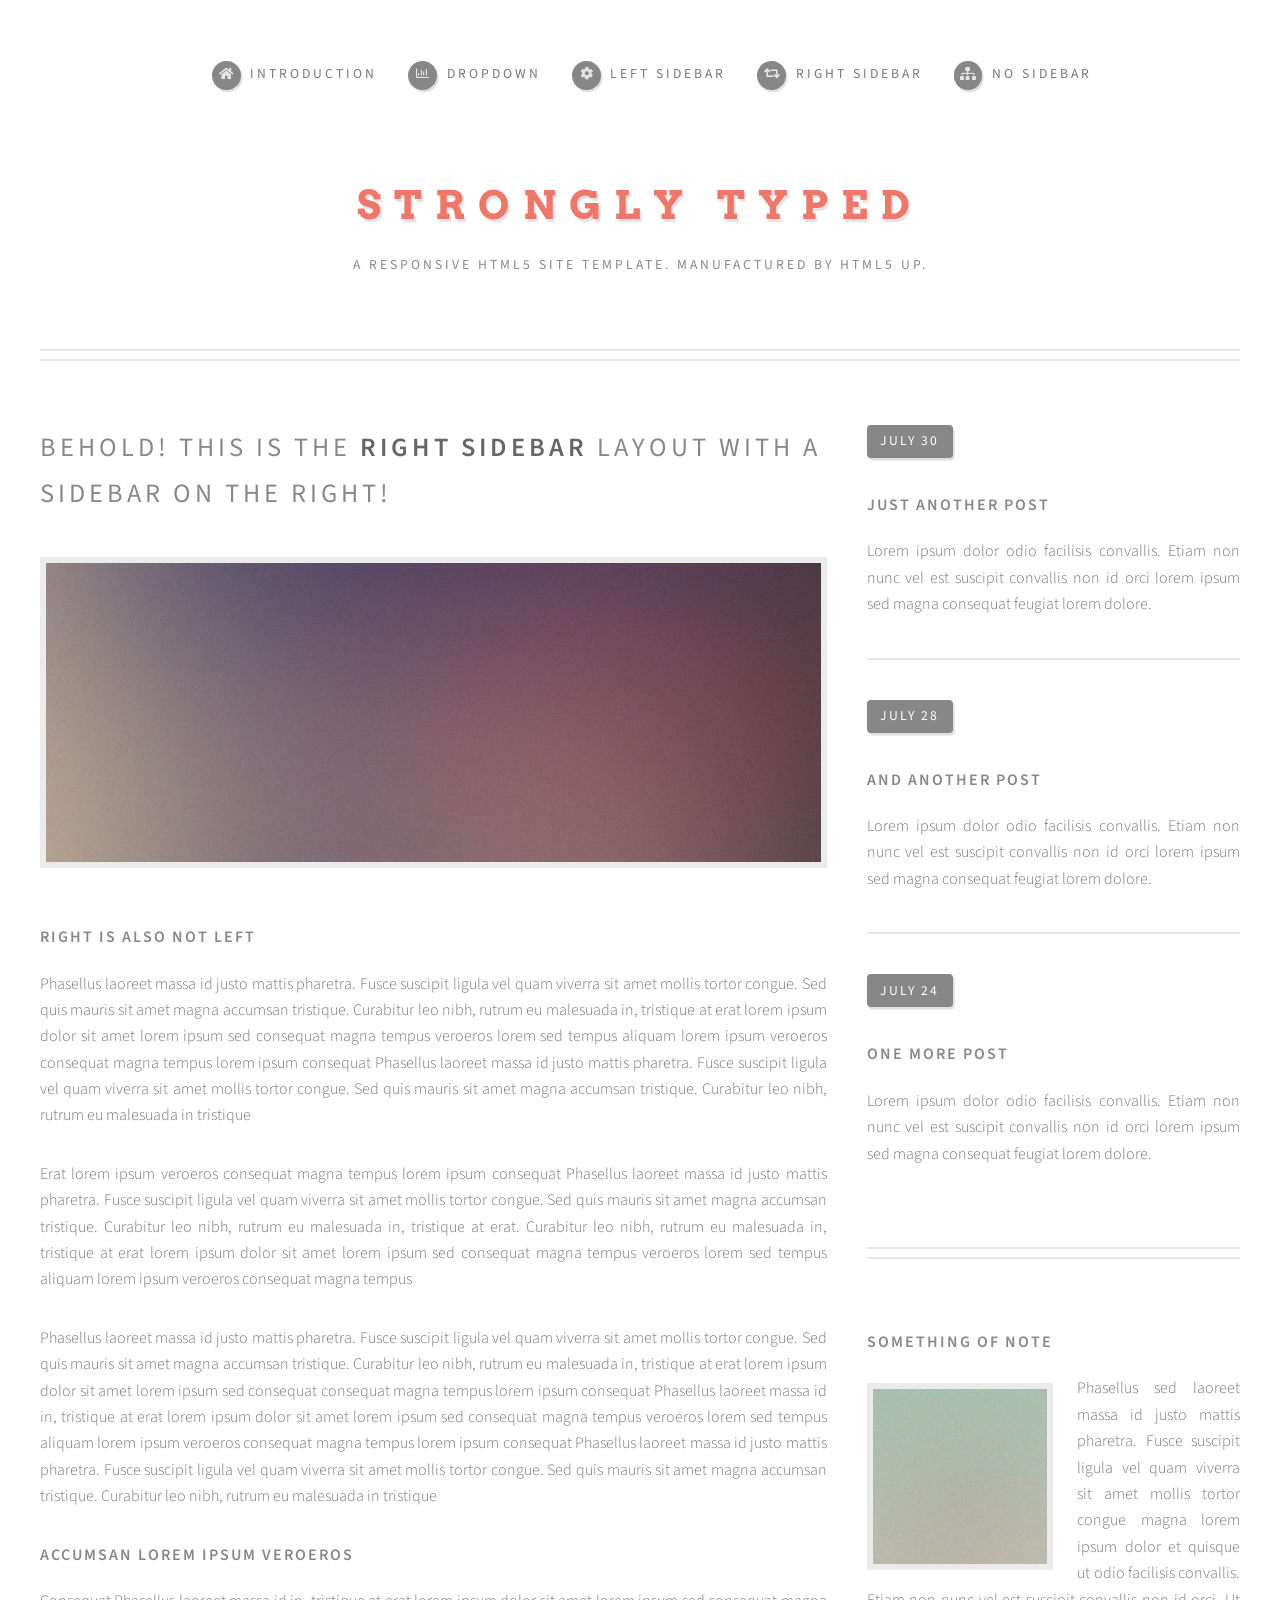
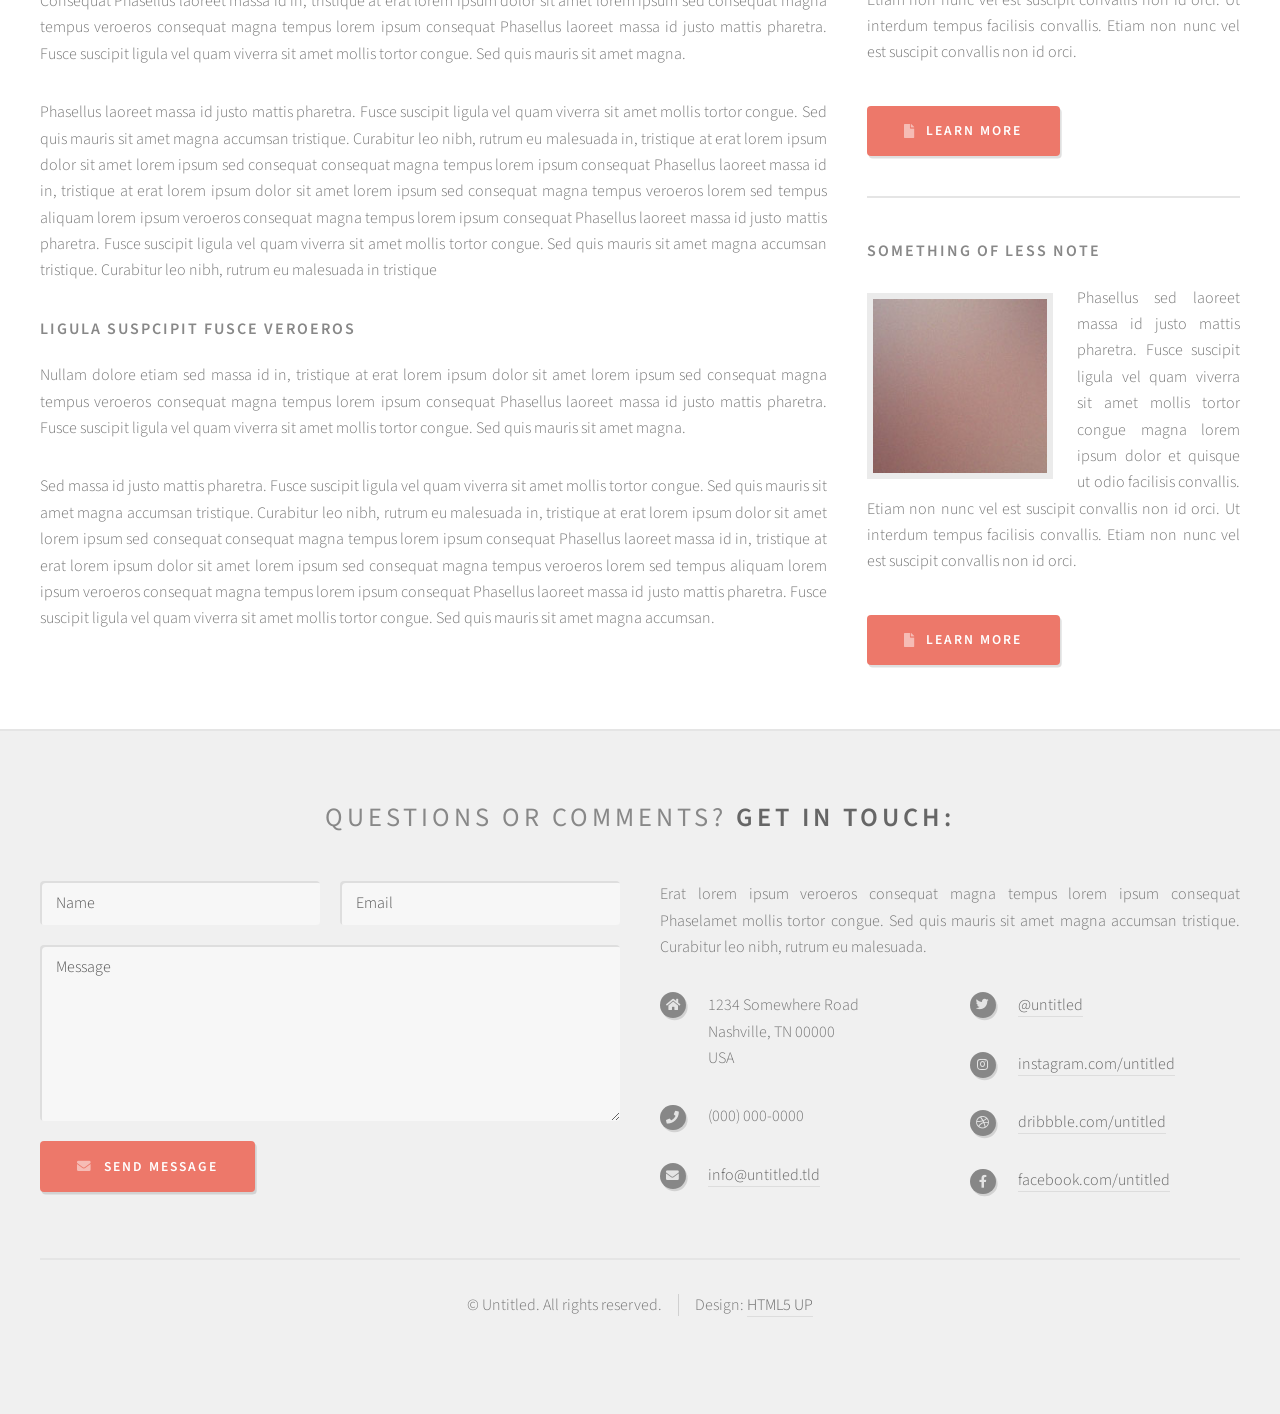
<file: html5up-strongly-typed/right-sidebar.html>
<!DOCTYPE HTML>
<!--
	Strongly Typed by HTML5 UP
	html5up.net | @ajlkn
	Free for personal and commercial use under the CCA 3.0 license (html5up.net/license)
-->
<html>
	<head>
		<title>Right Sidebar - Strongly Typed by HTML5 UP</title>
		<meta charset="utf-8" />
		<meta name="viewport" content="width=device-width, initial-scale=1, user-scalable=no" />
		<link rel="stylesheet" href="assets/css/main.css" />
	</head>
	<body class="right-sidebar is-preload">
		<div id="page-wrapper">

			<!-- Header -->
				<section id="header">
					<div class="container">

						<!-- Logo -->
							<h1 id="logo"><a href="index.html">Strongly Typed</a></h1>
							<p>A responsive HTML5 site template. Manufactured by HTML5 UP.</p>

						<!-- Nav -->
							<nav id="nav">
								<ul>
									<li><a class="icon solid fa-home" href="index.html"><span>Introduction</span></a></li>
									<li>
										<a href="#" class="icon fa-chart-bar"><span>Dropdown</span></a>
										<ul>
											<li><a href="#">Lorem ipsum dolor</a></li>
											<li><a href="#">Magna phasellus</a></li>
											<li><a href="#">Etiam dolore nisl</a></li>
											<li>
												<a href="#">Phasellus consequat</a>
												<ul>
													<li><a href="#">Magna phasellus</a></li>
													<li><a href="#">Etiam dolore nisl</a></li>
													<li><a href="#">Phasellus consequat</a></li>
												</ul>
											</li>
											<li><a href="#">Veroeros feugiat</a></li>
										</ul>
									</li>
									<li><a class="icon solid fa-cog" href="left-sidebar.html"><span>Left Sidebar</span></a></li>
									<li><a class="icon solid fa-retweet" href="right-sidebar.html"><span>Right Sidebar</span></a></li>
									<li><a class="icon solid fa-sitemap" href="no-sidebar.html"><span>No Sidebar</span></a></li>
								</ul>
							</nav>

					</div>
				</section>

			<!-- Main -->
				<section id="main">
					<div class="container">
						<div class="row">

							<!-- Content -->
								<div id="content" class="col-8 col-12-medium">

									<!-- Post -->
										<article class="box post">
											<header>
												<h2>Behold! This is the <strong>right sidebar</strong> layout<br />
												with a sidebar on the right!</h2>
											</header>
											<span class="image featured"><img src="images/pic04.jpg" alt="" /></span>
											<h3>Right is also not left</h3>
											<p>Phasellus laoreet massa id justo mattis pharetra. Fusce suscipit
											ligula vel quam viverra sit amet mollis tortor congue. Sed quis mauris
											sit amet magna accumsan tristique. Curabitur leo nibh, rutrum eu malesuada
											in, tristique at erat lorem ipsum dolor sit amet lorem ipsum sed consequat
											magna tempus veroeros lorem sed tempus aliquam lorem ipsum veroeros
											consequat magna tempus lorem ipsum consequat Phasellus laoreet massa id
											justo mattis pharetra. Fusce suscipit ligula vel quam viverra sit amet
											mollis tortor congue. Sed quis mauris sit amet magna accumsan tristique.
											Curabitur leo nibh, rutrum eu malesuada in tristique</p>
											<p>Erat lorem ipsum veroeros consequat magna tempus lorem ipsum consequat
											Phasellus laoreet massa id justo mattis pharetra. Fusce suscipit ligula
											vel quam viverra sit amet mollis tortor congue. Sed quis mauris sit amet
											magna accumsan tristique. Curabitur leo nibh, rutrum eu malesuada in,
											tristique at erat. Curabitur leo nibh, rutrum eu malesuada in, tristique
											at erat lorem ipsum dolor sit amet lorem ipsum sed consequat magna
											tempus veroeros lorem sed tempus aliquam lorem ipsum veroeros consequat
											magna tempus</p>
											<p>Phasellus laoreet massa id justo mattis pharetra. Fusce suscipit
											ligula vel quam viverra sit amet mollis tortor congue. Sed quis mauris
											sit amet magna accumsan tristique. Curabitur leo nibh, rutrum eu malesuada
											in, tristique at erat lorem ipsum dolor sit amet lorem ipsum sed consequat
											consequat magna tempus lorem ipsum consequat Phasellus laoreet massa id
											in, tristique at erat lorem ipsum dolor sit amet lorem ipsum sed consequat
											magna tempus veroeros lorem sed tempus aliquam lorem ipsum veroeros
											consequat magna tempus lorem ipsum consequat Phasellus laoreet massa id
											justo mattis pharetra. Fusce suscipit ligula vel quam viverra sit amet
											mollis tortor congue. Sed quis mauris sit amet magna accumsan tristique.
											Curabitur leo nibh, rutrum eu malesuada in tristique</p>
											<h3>Accumsan lorem ipsum veroeros</h3>
											<p>Consequat Phasellus laoreet massa id in, tristique at erat lorem
											ipsum dolor sit amet lorem ipsum sed consequat magna tempus veroeros
											consequat magna tempus lorem ipsum consequat Phasellus laoreet massa id
											justo mattis pharetra. Fusce suscipit ligula vel quam viverra sit amet
											mollis tortor congue. Sed quis mauris sit amet magna.</p>
											<p>Phasellus laoreet massa id justo mattis pharetra. Fusce suscipit
											ligula vel quam viverra sit amet mollis tortor congue. Sed quis mauris
											sit amet magna accumsan tristique. Curabitur leo nibh, rutrum eu malesuada
											in, tristique at erat lorem ipsum dolor sit amet lorem ipsum sed consequat
											consequat magna tempus lorem ipsum consequat Phasellus laoreet massa id
											in, tristique at erat lorem ipsum dolor sit amet lorem ipsum sed consequat
											magna tempus veroeros lorem sed tempus aliquam lorem ipsum veroeros
											consequat magna tempus lorem ipsum consequat Phasellus laoreet massa id
											justo mattis pharetra. Fusce suscipit ligula vel quam viverra sit amet
											mollis tortor congue. Sed quis mauris sit amet magna accumsan tristique.
											Curabitur leo nibh, rutrum eu malesuada in tristique</p>
											<h3>Ligula suspcipit fusce veroeros</h3>
											<p>Nullam dolore etiam sed massa id in, tristique at erat lorem
											ipsum dolor sit amet lorem ipsum sed consequat magna tempus veroeros
											consequat magna tempus lorem ipsum consequat Phasellus laoreet massa id
											justo mattis pharetra. Fusce suscipit ligula vel quam viverra sit amet
											mollis tortor congue. Sed quis mauris sit amet magna.</p>
											<p>Sed massa id justo mattis pharetra. Fusce suscipit
											ligula vel quam viverra sit amet mollis tortor congue. Sed quis mauris
											sit amet magna accumsan tristique. Curabitur leo nibh, rutrum eu malesuada
											in, tristique at erat lorem ipsum dolor sit amet lorem ipsum sed consequat
											consequat magna tempus lorem ipsum consequat Phasellus laoreet massa id
											in, tristique at erat lorem ipsum dolor sit amet lorem ipsum sed consequat
											magna tempus veroeros lorem sed tempus aliquam lorem ipsum veroeros
											consequat magna tempus lorem ipsum consequat Phasellus laoreet massa id
											justo mattis pharetra. Fusce suscipit ligula vel quam viverra sit amet
											mollis tortor congue. Sed quis mauris sit amet magna accumsan.</p>
										</article>

								</div>

							<!-- Sidebar -->
								<div id="sidebar" class="col-4 col-12-medium">

									<!-- Excerpts -->
										<section>
											<ul class="divided">
												<li>

													<!-- Excerpt -->
														<article class="box excerpt">
															<header>
																<span class="date">July 30</span>
																<h3><a href="#">Just another post</a></h3>
															</header>
															<p>Lorem ipsum dolor odio facilisis convallis. Etiam non nunc vel est
															suscipit convallis non id orci lorem ipsum sed magna consequat feugiat lorem dolore.</p>
														</article>

												</li>
												<li>

													<!-- Excerpt -->
														<article class="box excerpt">
															<header>
																<span class="date">July 28</span>
																<h3><a href="#">And another post</a></h3>
															</header>
															<p>Lorem ipsum dolor odio facilisis convallis. Etiam non nunc vel est
															suscipit convallis non id orci lorem ipsum sed magna consequat feugiat lorem dolore.</p>
														</article>

												</li>
												<li>

													<!-- Excerpt -->
														<article class="box excerpt">
															<header>
																<span class="date">July 24</span>
																<h3><a href="#">One more post</a></h3>
															</header>
															<p>Lorem ipsum dolor odio facilisis convallis. Etiam non nunc vel est
															suscipit convallis non id orci lorem ipsum sed magna consequat feugiat lorem dolore.</p>
														</article>

												</li>
											</ul>
										</section>

									<!-- Highlights -->
										<section>
											<ul class="divided">
												<li>

													<!-- Highlight -->
														<article class="box highlight">
															<header>
																<h3><a href="#">Something of note</a></h3>
															</header>
															<a href="#" class="image left"><img src="images/pic06.jpg" alt="" /></a>
															<p>Phasellus sed laoreet massa id justo mattis pharetra. Fusce suscipit ligula vel quam
															viverra sit amet mollis tortor congue magna lorem ipsum dolor et quisque ut odio facilisis
															convallis. Etiam non nunc vel est suscipit convallis non id orci. Ut interdum tempus
															facilisis convallis. Etiam non nunc vel est suscipit convallis non id orci.</p>
															<ul class="actions">
																<li><a href="#" class="button icon solid fa-file">Learn More</a></li>
															</ul>
														</article>

												</li>
												<li>

													<!-- Highlight -->
														<article class="box highlight">
															<header>
																<h3><a href="#">Something of less note</a></h3>
															</header>
															<a href="#" class="image left"><img src="images/pic07.jpg" alt="" /></a>
															<p>Phasellus sed laoreet massa id justo mattis pharetra. Fusce suscipit ligula vel quam
															viverra sit amet mollis tortor congue magna lorem ipsum dolor et quisque ut odio facilisis
															convallis. Etiam non nunc vel est suscipit convallis non id orci. Ut interdum tempus
															facilisis convallis. Etiam non nunc vel est suscipit convallis non id orci.</p>
															<ul class="actions">
																<li><a href="#" class="button icon solid fa-file">Learn More</a></li>
															</ul>
														</article>

												</li>
											</ul>
										</section>

								</div>

						</div>
					</div>
				</section>

			<!-- Footer -->
				<section id="footer">
					<div class="container">
						<header>
							<h2>Questions or comments? <strong>Get in touch:</strong></h2>
						</header>
						<div class="row">
							<div class="col-6 col-12-medium">
								<section>
									<form method="post" action="#">
										<div class="row gtr-50">
											<div class="col-6 col-12-small">
												<input name="name" placeholder="Name" type="text" />
											</div>
											<div class="col-6 col-12-small">
												<input name="email" placeholder="Email" type="text" />
											</div>
											<div class="col-12">
												<textarea name="message" placeholder="Message"></textarea>
											</div>
											<div class="col-12">
												<a href="#" class="form-button-submit button icon solid fa-envelope">Send Message</a>
											</div>
										</div>
									</form>
								</section>
							</div>
							<div class="col-6 col-12-medium">
								<section>
									<p>Erat lorem ipsum veroeros consequat magna tempus lorem ipsum consequat Phaselamet
									mollis tortor congue. Sed quis mauris sit amet magna accumsan tristique. Curabitur
									leo nibh, rutrum eu malesuada.</p>
									<div class="row">
										<div class="col-6 col-12-small">
											<ul class="icons">
												<li class="icon solid fa-home">
													1234 Somewhere Road<br />
													Nashville, TN 00000<br />
													USA
												</li>
												<li class="icon solid fa-phone">
													(000) 000-0000
												</li>
												<li class="icon solid fa-envelope">
													<a href="#">info@untitled.tld</a>
												</li>
											</ul>
										</div>
										<div class="col-6 col-12-small">
											<ul class="icons">
												<li class="icon brands fa-twitter">
													<a href="#">@untitled</a>
												</li>
												<li class="icon brands fa-instagram">
													<a href="#">instagram.com/untitled</a>
												</li>
												<li class="icon brands fa-dribbble">
													<a href="#">dribbble.com/untitled</a>
												</li>
												<li class="icon brands fa-facebook-f">
													<a href="#">facebook.com/untitled</a>
												</li>
											</ul>
										</div>
									</div>
								</section>
							</div>
						</div>
					</div>
					<div id="copyright" class="container">
						<ul class="links">
							<li>&copy; Untitled. All rights reserved.</li><li>Design: <a href="http://html5up.net">HTML5 UP</a></li>
						</ul>
					</div>
				</section>

		</div>

		<!-- Scripts -->
			<script src="assets/js/jquery.min.js"></script>
			<script src="assets/js/jquery.dropotron.min.js"></script>
			<script src="assets/js/browser.min.js"></script>
			<script src="assets/js/breakpoints.min.js"></script>
			<script src="assets/js/util.js"></script>
			<script src="assets/js/main.js"></script>

	</body>
</html>
</file>
<file: assets/css/main.css>
@import url("fontawesome-all.min.css");
@import url("https://fonts.googleapis.com/css?family=Source+Sans+Pro:300,300italic,400,600");

/*
	Prologue by HTML5 UP
	html5up.net | @ajlkn
	Free for personal and commercial use under the CCA 3.0 license (html5up.net/license)
*/

html, body, div, span, applet, object,
iframe, h1, h2, h3, h4, h5, h6, p, blockquote,
pre, a, abbr, acronym, address, big, cite,
code, del, dfn, em, img, ins, kbd, q, s, samp,
small, strike, strong, sub, sup, tt, var, b,
u, i, center, dl, dt, dd, ol, ul, li, fieldset,
form, label, legend, table, caption, tbody,
tfoot, thead, tr, th, td, article, aside,
canvas, details, embed, figure, figcaption,
footer, header, hgroup, menu, nav, output, ruby,
section, summary, time, mark, audio, video {
	margin: 0;
	padding: 0;
	border: 0;
	font-size: 100%;
	font: inherit;
	vertical-align: baseline;}

article, aside, details, figcaption, figure,
footer, header, hgroup, menu, nav, section {
	display: block;}

body {
	line-height: 1;
}

ol, ul {
	list-style: none;
}

blockquote, q {
	quotes: none;
}

	blockquote:before, blockquote:after, q:before, q:after {
		content: '';
		content: none;
	}

table {
	border-collapse: collapse;
	border-spacing: 0;
}

body {
	-webkit-text-size-adjust: none;
}

mark {
	background-color: transparent;
	color: inherit;
}

input::-moz-focus-inner {
	border: 0;
	padding: 0;
}

input, select, textarea {
	-moz-appearance: none;
	-webkit-appearance: none;
	-ms-appearance: none;
	appearance: none;
}

/* Basic */

	html {
		box-sizing: border-box;
	}

	*, *:before, *:after {
		box-sizing: inherit;
	}

	body {
		background: #fff;
		font-family: 'Source Sans Pro', sans-serif;
		font-size: 19pt;
		font-weight: 300;
		line-height: 1.75em;
		color: #888;
	}

		body.is-preload *, body.is-preload *:before, body.is-preload *:after {
			-moz-animation: none !important;
			-webkit-animation: none !important;
			-ms-animation: none !important;
			animation: none !important;
			-moz-transition: none !important;
			-webkit-transition: none !important;
			-ms-transition: none !important;
			transition: none !important;
		}

	input, textarea, select {
		font-family: 'Source Sans Pro', sans-serif;
		font-size: 19pt;
		font-weight: 300;
		line-height: 1.75em;
		color: #888;
	}

	h1, h2, h3, h4, h5, h6 {
		font-weight: 300;
		color: #666;
		line-height: 1.5em;
	}

	h1 a, h2 a, h3 a, h4 a, h5 a, h6 a {
		color: inherit;
		text-decoration: none;
	}

		h1 a strong, h2 a strong, h3 a strong, h4 a strong, h5 a strong, h6 a strong {
			color: #333;
		}

	h2 {
		font-size: 2em;
		letter-spacing: -1px;
	}

		h2.alt {
			color: #888;
		}

			h2.alt strong {
				color: #666;
			}

	h3 {
		font-size: 1.5em;
	}

	header {
		margin: 0 0 2em 0;
	}

		header > p {
			margin: 1em 0 0 0;
		}

	footer {
		margin: 2em 0 0 0;
	}

	strong, b {
		font-weight: 300;
		color: #666;
	}

	em, i {
		font-style: italic;
	}

	a {
		text-decoration: none;
		color: inherit;
		border-bottom: dotted 1px rgba(128, 128, 128, 0.5);
		-moz-transition: color 0.35s ease-in-out, border-bottom-color 0.35s ease-in-out;
		-webkit-transition: color 0.35s ease-in-out, border-bottom-color 0.35s ease-in-out;
		-ms-transition: color 0.35s ease-in-out, border-bottom-color 0.35s ease-in-out;
		transition: color 0.35s ease-in-out, border-bottom-color 0.35s ease-in-out;
		outline: 0;
	}

		a:hover {
			color: #E27689;
			border-bottom-color: rgba(255, 255, 255, 0);
		}

	sub {
		position: relative;
		top: 0.5em;
		font-size: 0.8em;
	}

	sup {
		position: relative;
		top: -0.5em;
		font-size: 0.8em;
	}

	hr {
		border: 0;
		border-top: solid 1px #ddd;
	}

	blockquote {
		border-left: solid 0.5em #ddd;
		padding: 1em 0 1em 2em;
		font-style: italic;
	}

	p, ul, ol, dl, table {
		margin-bottom: 2em;
	}

	br.clear {
		clear: both;
	}

/* Container */

	.container {
		margin: 0 auto;
		max-width: 100%;
		width: 1400px;
	}

		@media screen and (min-width: 961px) and (max-width: 1880px) {

			.container {
				width: 1200px;
			}

		}

		@media screen and (min-width: 961px) and (max-width: 1620px) {

			.container {
				width: 960px;
			}

		}

		@media screen and (min-width: 961px) and (max-width: 1320px) {

			.container {
				width: 100%;
			}

		}

		@media screen and (max-width: 960px) {

			.container {
				width: 100%;
			}

		}

		@media screen and (max-width: 736px) {

			.container {
				width: 100%;
			}

		}

/* Row */

	.row {
		display: flex;
		flex-wrap: wrap;
		box-sizing: border-box;
		align-items: stretch;
	}

		.row > * {
			box-sizing: border-box;
		}

		.row.gtr-uniform > * > :last-child {
			margin-bottom: 0;
		}

		.row.aln-left {
			justify-content: flex-start;
		}

		.row.aln-center {
			justify-content: center;
		}

		.row.aln-right {
			justify-content: flex-end;
		}

		.row.aln-top {
			align-items: flex-start;
		}

		.row.aln-middle {
			align-items: center;
		}

		.row.aln-bottom {
			align-items: flex-end;
		}

		.row > .imp {
			order: -1;
		}

		.row > .col-1 {
			width: 8.33333%;
		}

		.row > .off-1 {
			margin-left: 8.33333%;
		}

		.row > .col-2 {
			width: 16.66667%;
		}

		.row > .off-2 {
			margin-left: 16.66667%;
		}

		.row > .col-3 {
			width: 25%;
		}

		.row > .off-3 {
			margin-left: 25%;
		}

		.row > .col-4 {
			width: 33.33333%;
		}

		.row > .off-4 {
			margin-left: 33.33333%;
		}

		.row > .col-5 {
			width: 41.66667%;
		}

		.row > .off-5 {
			margin-left: 41.66667%;
		}

		.row > .col-6 {
			width: 50%;
		}

		.row > .off-6 {
			margin-left: 50%;
		}

		.row > .col-7 {
			width: 58.33333%;
		}

		.row > .off-7 {
			margin-left: 58.33333%;
		}

		.row > .col-8 {
			width: 66.66667%;
		}

		.row > .off-8 {
			margin-left: 66.66667%;
		}

		.row > .col-9 {
			width: 75%;
		}

		.row > .off-9 {
			margin-left: 75%;
		}

		.row > .col-10 {
			width: 83.33333%;
		}

		.row > .off-10 {
			margin-left: 83.33333%;
		}

		.row > .col-11 {
			width: 91.66667%;
		}

		.row > .off-11 {
			margin-left: 91.66667%;
		}

		.row > .col-12 {
			width: 100%;
		}

		.row > .off-12 {
			margin-left: 100%;
		}

		.row.gtr-0 {
			margin-top: 0px;
			margin-left: 0px;
		}

			.row.gtr-0 > * {
				padding: 0px 0 0 0px;
			}

			.row.gtr-0.gtr-uniform {
				margin-top: 0px;
			}

				.row.gtr-0.gtr-uniform > * {
					padding-top: 0px;
				}

		.row.gtr-25 {
			margin-top: -10px;
			margin-left: -10px;
		}

			.row.gtr-25 > * {
				padding: 10px 0 0 10px;
			}

			.row.gtr-25.gtr-uniform {
				margin-top: -10px;
			}

				.row.gtr-25.gtr-uniform > * {
					padding-top: 10px;
				}

		.row.gtr-50 {
			margin-top: -20px;
			margin-left: -20px;
		}

			.row.gtr-50 > * {
				padding: 20px 0 0 20px;
			}

			.row.gtr-50.gtr-uniform {
				margin-top: -20px;
			}

				.row.gtr-50.gtr-uniform > * {
					padding-top: 20px;
				}

		.row {
			margin-top: -40px;
			margin-left: -40px;
		}

			.row > * {
				padding: 40px 0 0 40px;
			}

			.row.gtr-uniform {
				margin-top: -40px;
			}

				.row.gtr-uniform > * {
					padding-top: 40px;
				}

		.row.gtr-150 {
			margin-top: -60px;
			margin-left: -60px;
		}

			.row.gtr-150 > * {
				padding: 60px 0 0 60px;
			}

			.row.gtr-150.gtr-uniform {
				margin-top: -60px;
			}

				.row.gtr-150.gtr-uniform > * {
					padding-top: 60px;
				}

		.row.gtr-200 {
			margin-top: -80px;
			margin-left: -80px;
		}

			.row.gtr-200 > * {
				padding: 80px 0 0 80px;
			}

			.row.gtr-200.gtr-uniform {
				margin-top: -80px;
			}

				.row.gtr-200.gtr-uniform > * {
					padding-top: 80px;
				}

		@media screen and (min-width: 961px) and (max-width: 1880px) {

			.row {
				display: flex;
				flex-wrap: wrap;
				box-sizing: border-box;
				align-items: stretch;
			}

				.row > * {
					box-sizing: border-box;
				}

				.row.gtr-uniform > * > :last-child {
					margin-bottom: 0;
				}

				.row.aln-left {
					justify-content: flex-start;
				}

				.row.aln-center {
					justify-content: center;
				}

				.row.aln-right {
					justify-content: flex-end;
				}

				.row.aln-top {
					align-items: flex-start;
				}

				.row.aln-middle {
					align-items: center;
				}

				.row.aln-bottom {
					align-items: flex-end;
				}

				.row > .imp-wide {
					order: -1;
				}

				.row > .col-1-wide {
					width: 8.33333%;
				}

				.row > .off-1-wide {
					margin-left: 8.33333%;
				}

				.row > .col-2-wide {
					width: 16.66667%;
				}

				.row > .off-2-wide {
					margin-left: 16.66667%;
				}

				.row > .col-3-wide {
					width: 25%;
				}

				.row > .off-3-wide {
					margin-left: 25%;
				}

				.row > .col-4-wide {
					width: 33.33333%;
				}

				.row > .off-4-wide {
					margin-left: 33.33333%;
				}

				.row > .col-5-wide {
					width: 41.66667%;
				}

				.row > .off-5-wide {
					margin-left: 41.66667%;
				}

				.row > .col-6-wide {
					width: 50%;
				}

				.row > .off-6-wide {
					margin-left: 50%;
				}

				.row > .col-7-wide {
					width: 58.33333%;
				}

				.row > .off-7-wide {
					margin-left: 58.33333%;
				}

				.row > .col-8-wide {
					width: 66.66667%;
				}

				.row > .off-8-wide {
					margin-left: 66.66667%;
				}

				.row > .col-9-wide {
					width: 75%;
				}

				.row > .off-9-wide {
					margin-left: 75%;
				}

				.row > .col-10-wide {
					width: 83.33333%;
				}

				.row > .off-10-wide {
					margin-left: 83.33333%;
				}

				.row > .col-11-wide {
					width: 91.66667%;
				}

				.row > .off-11-wide {
					margin-left: 91.66667%;
				}

				.row > .col-12-wide {
					width: 100%;
				}

				.row > .off-12-wide {
					margin-left: 100%;
				}

				.row.gtr-0 {
					margin-top: 0px;
					margin-left: 0px;
				}

					.row.gtr-0 > * {
						padding: 0px 0 0 0px;
					}

					.row.gtr-0.gtr-uniform {
						margin-top: 0px;
					}

						.row.gtr-0.gtr-uniform > * {
							padding-top: 0px;
						}

				.row.gtr-25 {
					margin-top: -10px;
					margin-left: -10px;
				}

					.row.gtr-25 > * {
						padding: 10px 0 0 10px;
					}

					.row.gtr-25.gtr-uniform {
						margin-top: -10px;
					}

						.row.gtr-25.gtr-uniform > * {
							padding-top: 10px;
						}

				.row.gtr-50 {
					margin-top: -20px;
					margin-left: -20px;
				}

					.row.gtr-50 > * {
						padding: 20px 0 0 20px;
					}

					.row.gtr-50.gtr-uniform {
						margin-top: -20px;
					}

						.row.gtr-50.gtr-uniform > * {
							padding-top: 20px;
						}

				.row {
					margin-top: -40px;
					margin-left: -40px;
				}

					.row > * {
						padding: 40px 0 0 40px;
					}

					.row.gtr-uniform {
						margin-top: -40px;
					}

						.row.gtr-uniform > * {
							padding-top: 40px;
						}

				.row.gtr-150 {
					margin-top: -60px;
					margin-left: -60px;
				}

					.row.gtr-150 > * {
						padding: 60px 0 0 60px;
					}

					.row.gtr-150.gtr-uniform {
						margin-top: -60px;
					}

						.row.gtr-150.gtr-uniform > * {
							padding-top: 60px;
						}

				.row.gtr-200 {
					margin-top: -80px;
					margin-left: -80px;
				}

					.row.gtr-200 > * {
						padding: 80px 0 0 80px;
					}

					.row.gtr-200.gtr-uniform {
						margin-top: -80px;
					}

						.row.gtr-200.gtr-uniform > * {
							padding-top: 80px;
						}

		}

		@media screen and (min-width: 961px) and (max-width: 1620px) {

			.row {
				display: flex;
				flex-wrap: wrap;
				box-sizing: border-box;
				align-items: stretch;
			}

				.row > * {
					box-sizing: border-box;
				}

				.row.gtr-uniform > * > :last-child {
					margin-bottom: 0;
				}

				.row.aln-left {
					justify-content: flex-start;
				}

				.row.aln-center {
					justify-content: center;
				}

				.row.aln-right {
					justify-content: flex-end;
				}

				.row.aln-top {
					align-items: flex-start;
				}

				.row.aln-middle {
					align-items: center;
				}

				.row.aln-bottom {
					align-items: flex-end;
				}

				.row > .imp-normal {
					order: -1;
				}

				.row > .col-1-normal {
					width: 8.33333%;
				}

				.row > .off-1-normal {
					margin-left: 8.33333%;
				}

				.row > .col-2-normal {
					width: 16.66667%;
				}

				.row > .off-2-normal {
					margin-left: 16.66667%;
				}

				.row > .col-3-normal {
					width: 25%;
				}

				.row > .off-3-normal {
					margin-left: 25%;
				}

				.row > .col-4-normal {
					width: 33.33333%;
				}

				.row > .off-4-normal {
					margin-left: 33.33333%;
				}

				.row > .col-5-normal {
					width: 41.66667%;
				}

				.row > .off-5-normal {
					margin-left: 41.66667%;
				}

				.row > .col-6-normal {
					width: 50%;
				}

				.row > .off-6-normal {
					margin-left: 50%;
				}

				.row > .col-7-normal {
					width: 58.33333%;
				}

				.row > .off-7-normal {
					margin-left: 58.33333%;
				}

				.row > .col-8-normal {
					width: 66.66667%;
				}

				.row > .off-8-normal {
					margin-left: 66.66667%;
				}

				.row > .col-9-normal {
					width: 75%;
				}

				.row > .off-9-normal {
					margin-left: 75%;
				}

				.row > .col-10-normal {
					width: 83.33333%;
				}

				.row > .off-10-normal {
					margin-left: 83.33333%;
				}

				.row > .col-11-normal {
					width: 91.66667%;
				}

				.row > .off-11-normal {
					margin-left: 91.66667%;
				}

				.row > .col-12-normal {
					width: 100%;
				}

				.row > .off-12-normal {
					margin-left: 100%;
				}

				.row.gtr-0 {
					margin-top: 0px;
					margin-left: 0px;
				}

					.row.gtr-0 > * {
						padding: 0px 0 0 0px;
					}

					.row.gtr-0.gtr-uniform {
						margin-top: 0px;
					}

						.row.gtr-0.gtr-uniform > * {
							padding-top: 0px;
						}

				.row.gtr-25 {
					margin-top: -10px;
					margin-left: -10px;
				}

					.row.gtr-25 > * {
						padding: 10px 0 0 10px;
					}

					.row.gtr-25.gtr-uniform {
						margin-top: -10px;
					}

						.row.gtr-25.gtr-uniform > * {
							padding-top: 10px;
						}

				.row.gtr-50 {
					margin-top: -20px;
					margin-left: -20px;
				}

					.row.gtr-50 > * {
						padding: 20px 0 0 20px;
					}

					.row.gtr-50.gtr-uniform {
						margin-top: -20px;
					}

						.row.gtr-50.gtr-uniform > * {
							padding-top: 20px;
						}

				.row {
					margin-top: -40px;
					margin-left: -40px;
				}

					.row > * {
						padding: 40px 0 0 40px;
					}

					.row.gtr-uniform {
						margin-top: -40px;
					}

						.row.gtr-uniform > * {
							padding-top: 40px;
						}

				.row.gtr-150 {
					margin-top: -60px;
					margin-left: -60px;
				}

					.row.gtr-150 > * {
						padding: 60px 0 0 60px;
					}

					.row.gtr-150.gtr-uniform {
						margin-top: -60px;
					}

						.row.gtr-150.gtr-uniform > * {
							padding-top: 60px;
						}

				.row.gtr-200 {
					margin-top: -80px;
					margin-left: -80px;
				}

					.row.gtr-200 > * {
						padding: 80px 0 0 80px;
					}

					.row.gtr-200.gtr-uniform {
						margin-top: -80px;
					}

						.row.gtr-200.gtr-uniform > * {
							padding-top: 80px;
						}

		}

		@media screen and (min-width: 961px) and (max-width: 1320px) {

			.row {
				display: flex;
				flex-wrap: wrap;
				box-sizing: border-box;
				align-items: stretch;
			}

				.row > * {
					box-sizing: border-box;
				}

				.row.gtr-uniform > * > :last-child {
					margin-bottom: 0;
				}

				.row.aln-left {
					justify-content: flex-start;
				}

				.row.aln-center {
					justify-content: center;
				}

				.row.aln-right {
					justify-content: flex-end;
				}

				.row.aln-top {
					align-items: flex-start;
				}

				.row.aln-middle {
					align-items: center;
				}

				.row.aln-bottom {
					align-items: flex-end;
				}

				.row > .imp-narrow {
					order: -1;
				}

				.row > .col-1-narrow {
					width: 8.33333%;
				}

				.row > .off-1-narrow {
					margin-left: 8.33333%;
				}

				.row > .col-2-narrow {
					width: 16.66667%;
				}

				.row > .off-2-narrow {
					margin-left: 16.66667%;
				}

				.row > .col-3-narrow {
					width: 25%;
				}

				.row > .off-3-narrow {
					margin-left: 25%;
				}

				.row > .col-4-narrow {
					width: 33.33333%;
				}

				.row > .off-4-narrow {
					margin-left: 33.33333%;
				}

				.row > .col-5-narrow {
					width: 41.66667%;
				}

				.row > .off-5-narrow {
					margin-left: 41.66667%;
				}

				.row > .col-6-narrow {
					width: 50%;
				}

				.row > .off-6-narrow {
					margin-left: 50%;
				}

				.row > .col-7-narrow {
					width: 58.33333%;
				}

				.row > .off-7-narrow {
					margin-left: 58.33333%;
				}

				.row > .col-8-narrow {
					width: 66.66667%;
				}

				.row > .off-8-narrow {
					margin-left: 66.66667%;
				}

				.row > .col-9-narrow {
					width: 75%;
				}

				.row > .off-9-narrow {
					margin-left: 75%;
				}

				.row > .col-10-narrow {
					width: 83.33333%;
				}

				.row > .off-10-narrow {
					margin-left: 83.33333%;
				}

				.row > .col-11-narrow {
					width: 91.66667%;
				}

				.row > .off-11-narrow {
					margin-left: 91.66667%;
				}

				.row > .col-12-narrow {
					width: 100%;
				}

				.row > .off-12-narrow {
					margin-left: 100%;
				}

				.row.gtr-0 {
					margin-top: 0px;
					margin-left: 0px;
				}

					.row.gtr-0 > * {
						padding: 0px 0 0 0px;
					}

					.row.gtr-0.gtr-uniform {
						margin-top: 0px;
					}

						.row.gtr-0.gtr-uniform > * {
							padding-top: 0px;
						}

				.row.gtr-25 {
					margin-top: -5px;
					margin-left: -5px;
				}

					.row.gtr-25 > * {
						padding: 5px 0 0 5px;
					}

					.row.gtr-25.gtr-uniform {
						margin-top: -5px;
					}

						.row.gtr-25.gtr-uniform > * {
							padding-top: 5px;
						}

				.row.gtr-50 {
					margin-top: -10px;
					margin-left: -10px;
				}

					.row.gtr-50 > * {
						padding: 10px 0 0 10px;
					}

					.row.gtr-50.gtr-uniform {
						margin-top: -10px;
					}

						.row.gtr-50.gtr-uniform > * {
							padding-top: 10px;
						}

				.row {
					margin-top: -20px;
					margin-left: -20px;
				}

					.row > * {
						padding: 20px 0 0 20px;
					}

					.row.gtr-uniform {
						margin-top: -20px;
					}

						.row.gtr-uniform > * {
							padding-top: 20px;
						}

				.row.gtr-150 {
					margin-top: -30px;
					margin-left: -30px;
				}

					.row.gtr-150 > * {
						padding: 30px 0 0 30px;
					}

					.row.gtr-150.gtr-uniform {
						margin-top: -30px;
					}

						.row.gtr-150.gtr-uniform > * {
							padding-top: 30px;
						}

				.row.gtr-200 {
					margin-top: -40px;
					margin-left: -40px;
				}

					.row.gtr-200 > * {
						padding: 40px 0 0 40px;
					}

					.row.gtr-200.gtr-uniform {
						margin-top: -40px;
					}

						.row.gtr-200.gtr-uniform > * {
							padding-top: 40px;
						}

		}

		@media screen and (max-width: 960px) {

			.row {
				display: flex;
				flex-wrap: wrap;
				box-sizing: border-box;
				align-items: stretch;
			}

				.row > * {
					box-sizing: border-box;
				}

				.row.gtr-uniform > * > :last-child {
					margin-bottom: 0;
				}

				.row.aln-left {
					justify-content: flex-start;
				}

				.row.aln-center {
					justify-content: center;
				}

				.row.aln-right {
					justify-content: flex-end;
				}

				.row.aln-top {
					align-items: flex-start;
				}

				.row.aln-middle {
					align-items: center;
				}

				.row.aln-bottom {
					align-items: flex-end;
				}

				.row > .imp-narrower {
					order: -1;
				}

				.row > .col-1-narrower {
					width: 8.33333%;
				}

				.row > .off-1-narrower {
					margin-left: 8.33333%;
				}

				.row > .col-2-narrower {
					width: 16.66667%;
				}

				.row > .off-2-narrower {
					margin-left: 16.66667%;
				}

				.row > .col-3-narrower {
					width: 25%;
				}

				.row > .off-3-narrower {
					margin-left: 25%;
				}

				.row > .col-4-narrower {
					width: 33.33333%;
				}

				.row > .off-4-narrower {
					margin-left: 33.33333%;
				}

				.row > .col-5-narrower {
					width: 41.66667%;
				}

				.row > .off-5-narrower {
					margin-left: 41.66667%;
				}

				.row > .col-6-narrower {
					width: 50%;
				}

				.row > .off-6-narrower {
					margin-left: 50%;
				}

				.row > .col-7-narrower {
					width: 58.33333%;
				}

				.row > .off-7-narrower {
					margin-left: 58.33333%;
				}

				.row > .col-8-narrower {
					width: 66.66667%;
				}

				.row > .off-8-narrower {
					margin-left: 66.66667%;
				}

				.row > .col-9-narrower {
					width: 75%;
				}

				.row > .off-9-narrower {
					margin-left: 75%;
				}

				.row > .col-10-narrower {
					width: 83.33333%;
				}

				.row > .off-10-narrower {
					margin-left: 83.33333%;
				}

				.row > .col-11-narrower {
					width: 91.66667%;
				}

				.row > .off-11-narrower {
					margin-left: 91.66667%;
				}

				.row > .col-12-narrower {
					width: 100%;
				}

				.row > .off-12-narrower {
					margin-left: 100%;
				}

				.row.gtr-0 {
					margin-top: 0px;
					margin-left: 0px;
				}

					.row.gtr-0 > * {
						padding: 0px 0 0 0px;
					}

					.row.gtr-0.gtr-uniform {
						margin-top: 0px;
					}

						.row.gtr-0.gtr-uniform > * {
							padding-top: 0px;
						}

				.row.gtr-25 {
					margin-top: -5px;
					margin-left: -5px;
				}

					.row.gtr-25 > * {
						padding: 5px 0 0 5px;
					}

					.row.gtr-25.gtr-uniform {
						margin-top: -5px;
					}

						.row.gtr-25.gtr-uniform > * {
							padding-top: 5px;
						}

				.row.gtr-50 {
					margin-top: -10px;
					margin-left: -10px;
				}

					.row.gtr-50 > * {
						padding: 10px 0 0 10px;
					}

					.row.gtr-50.gtr-uniform {
						margin-top: -10px;
					}

						.row.gtr-50.gtr-uniform > * {
							padding-top: 10px;
						}

				.row {
					margin-top: -20px;
					margin-left: -20px;
				}

					.row > * {
						padding: 20px 0 0 20px;
					}

					.row.gtr-uniform {
						margin-top: -20px;
					}

						.row.gtr-uniform > * {
							padding-top: 20px;
						}

				.row.gtr-150 {
					margin-top: -30px;
					margin-left: -30px;
				}

					.row.gtr-150 > * {
						padding: 30px 0 0 30px;
					}

					.row.gtr-150.gtr-uniform {
						margin-top: -30px;
					}

						.row.gtr-150.gtr-uniform > * {
							padding-top: 30px;
						}

				.row.gtr-200 {
					margin-top: -40px;
					margin-left: -40px;
				}

					.row.gtr-200 > * {
						padding: 40px 0 0 40px;
					}

					.row.gtr-200.gtr-uniform {
						margin-top: -40px;
					}

						.row.gtr-200.gtr-uniform > * {
							padding-top: 40px;
						}

		}

		@media screen and (max-width: 736px) {

			.row {
				display: flex;
				flex-wrap: wrap;
				box-sizing: border-box;
				align-items: stretch;
			}

				.row > * {
					box-sizing: border-box;
				}

				.row.gtr-uniform > * > :last-child {
					margin-bottom: 0;
				}

				.row.aln-left {
					justify-content: flex-start;
				}

				.row.aln-center {
					justify-content: center;
				}

				.row.aln-right {
					justify-content: flex-end;
				}

				.row.aln-top {
					align-items: flex-start;
				}

				.row.aln-middle {
					align-items: center;
				}

				.row.aln-bottom {
					align-items: flex-end;
				}

				.row > .imp-mobile {
					order: -1;
				}

				.row > .col-1-mobile {
					width: 8.33333%;
				}

				.row > .off-1-mobile {
					margin-left: 8.33333%;
				}

				.row > .col-2-mobile {
					width: 16.66667%;
				}

				.row > .off-2-mobile {
					margin-left: 16.66667%;
				}

				.row > .col-3-mobile {
					width: 25%;
				}

				.row > .off-3-mobile {
					margin-left: 25%;
				}

				.row > .col-4-mobile {
					width: 33.33333%;
				}

				.row > .off-4-mobile {
					margin-left: 33.33333%;
				}

				.row > .col-5-mobile {
					width: 41.66667%;
				}

				.row > .off-5-mobile {
					margin-left: 41.66667%;
				}

				.row > .col-6-mobile {
					width: 50%;
				}

				.row > .off-6-mobile {
					margin-left: 50%;
				}

				.row > .col-7-mobile {
					width: 58.33333%;
				}

				.row > .off-7-mobile {
					margin-left: 58.33333%;
				}

				.row > .col-8-mobile {
					width: 66.66667%;
				}

				.row > .off-8-mobile {
					margin-left: 66.66667%;
				}

				.row > .col-9-mobile {
					width: 75%;
				}

				.row > .off-9-mobile {
					margin-left: 75%;
				}

				.row > .col-10-mobile {
					width: 83.33333%;
				}

				.row > .off-10-mobile {
					margin-left: 83.33333%;
				}

				.row > .col-11-mobile {
					width: 91.66667%;
				}

				.row > .off-11-mobile {
					margin-left: 91.66667%;
				}

				.row > .col-12-mobile {
					width: 100%;
				}

				.row > .off-12-mobile {
					margin-left: 100%;
				}

				.row.gtr-0 {
					margin-top: 0px;
					margin-left: 0px;
				}

					.row.gtr-0 > * {
						padding: 0px 0 0 0px;
					}

					.row.gtr-0.gtr-uniform {
						margin-top: 0px;
					}

						.row.gtr-0.gtr-uniform > * {
							padding-top: 0px;
						}

				.row.gtr-25 {
					margin-top: -5px;
					margin-left: -5px;
				}

					.row.gtr-25 > * {
						padding: 5px 0 0 5px;
					}

					.row.gtr-25.gtr-uniform {
						margin-top: -5px;
					}

						.row.gtr-25.gtr-uniform > * {
							padding-top: 5px;
						}

				.row.gtr-50 {
					margin-top: -10px;
					margin-left: -10px;
				}

					.row.gtr-50 > * {
						padding: 10px 0 0 10px;
					}

					.row.gtr-50.gtr-uniform {
						margin-top: -10px;
					}

						.row.gtr-50.gtr-uniform > * {
							padding-top: 10px;
						}

				.row {
					margin-top: -20px;
					margin-left: -20px;
				}

					.row > * {
						padding: 20px 0 0 20px;
					}

					.row.gtr-uniform {
						margin-top: -20px;
					}

						.row.gtr-uniform > * {
							padding-top: 20px;
						}

				.row.gtr-150 {
					margin-top: -30px;
					margin-left: -30px;
				}

					.row.gtr-150 > * {
						padding: 30px 0 0 30px;
					}

					.row.gtr-150.gtr-uniform {
						margin-top: -30px;
					}

						.row.gtr-150.gtr-uniform > * {
							padding-top: 30px;
						}

				.row.gtr-200 {
					margin-top: -40px;
					margin-left: -40px;
				}

					.row.gtr-200 > * {
						padding: 40px 0 0 40px;
					}

					.row.gtr-200.gtr-uniform {
						margin-top: -40px;
					}

						.row.gtr-200.gtr-uniform > * {
							padding-top: 40px;
						}

		}

/* Sections/Article */

	section, article {
		margin-bottom: 3em;
	}

		section > :last-child,
		section > .container, section:last-child, article > :last-child,
		article > .container, article:last-child {
			margin-bottom: 0;
		}

		.row > section, .row > article {
			margin-bottom: 0;
		}

/* Image */

	.image {
		display: inline-block;
		border: 0;
	}

		.image img {
			display: block;
			width: 100%;
		}

		.image.avatar48 {
			width: 48px;
			height: 48px;
			background: #f00;
		}

			.image.avatar48 img {
				width: 48px;
				height: 48px;
			}

		.image.fit {
			display: block;
			width: 100%;
		}

		.image.featured {
			display: block;
			width: 100%;
			margin: 0 0 2em 0;
		}

		.image.left {
			float: left;
			margin: 0 2em 2em 0;
		}

		.image.centered {
			display: block;
			margin: 0 0 2em 0;
		}

			.image.centered img {
				margin: 0 auto;
				width: auto;
			}

/* List */

	ul {
		list-style: disc;
		padding-left: 1em;
	}

		ul li {
			padding-left: 0.5em;
		}

	ol {
		list-style: decimal;
		padding-left: 1.25em;
	}

		ol li {
			padding-left: 0.25em;
		}

/* Icons */

	ul.icons {
		cursor: default;
		list-style: none;
		padding-left: 0;
	}

		ul.icons li {
			display: inline-block;
			padding-left: 0;
		}

		ul.icons a {
			display: inline-block;
			width: 2em;
			height: 2em;
			line-height: 2em;
			text-align: center;
			border: 0;
		}

/* Form */

	form label {
		display: block;
		text-align: left;
		margin-bottom: 0.5em;
	}

	form input[type="text"],
	form input[type="email"],
	form input[type="password"],
	form select,
	form textarea {
		position: relative;
		-webkit-appearance: none;
		display: block;
		border: 0;
		outline: 0;
		background: #fff;
		background: rgba(255, 255, 255, 0.75);
		width: 100%;
		border-radius: 0.35em;
		padding: 0.75em 1em 0.75em 1em;
		box-shadow: inset 0 0.1em 0.1em 0 rgba(0, 0, 0, 0.05);
		border: solid 1px rgba(0, 0, 0, 0.15);
		-moz-transition: all 0.35s ease-in-out;
		-webkit-transition: all 0.35s ease-in-out;
		-ms-transition: all 0.35s ease-in-out;
		transition: all 0.35s ease-in-out;
	}

		form input[type="text"]:focus,
		form input[type="email"]:focus,
		form input[type="password"]:focus,
		form select:focus,
		form textarea:focus {
			box-shadow: 0 0 2px 1px #8ebebc;
			background: #fff;
		}

	form input[type="text"],
	form input[type="email"],
	form input[type="password"],
	form select {
		line-height: 1.25em;
	}

	form textarea {
		min-height: 14em;
	}

	form ::-webkit-input-placeholder {
		color: #555 !important;
	}

	form :-moz-placeholder {
		color: #555 !important;
	}

	form ::-moz-placeholder {
		color: #555 !important;
	}

	form :-ms-input-placeholder {
		color: #555 !important;
	}

	form ::-moz-focus-inner {
		border: 0;
	}

/* Table */

	table {
		width: 100%;
		text-align: left;
	}

		table tbody tr:nth-child(2n+2) {
			background: #f4f4f4;
		}

		table td {
			padding: 0.5em 1em 0.5em 1em;
		}

		table th {
			text-align: left;
			padding: 0.5em 1em 0.5em 1em;
			color: #fff;
			background: #222729 url("images/overlay.png");
		}

		table thead {
			background: #444;
			color: #fff;
		}

		table tfoot {
			background: #eee;
		}

/* Button */

	input[type="button"],
	input[type="submit"],
	input[type="reset"],
	button,
	.button {
		position: relative;
		display: inline-block;
		border-radius: 0.35em;
		color: #fff !important;
		text-decoration: none;
		padding: 0.75em 2.5em 0.75em 2.5em;
		background-color: #8ebebc;
		border: 0;
		cursor: pointer;
		background-image: -moz-linear-gradient(top, rgba(0, 0, 0, 0), rgba(0, 0, 0, 0.15)), url("images/overlay.png");
		background-image: -webkit-linear-gradient(top, rgba(0, 0, 0, 0), rgba(0, 0, 0, 0.15)), url("images/overlay.png");
		background-image: -ms-linear-gradient(top, rgba(0, 0, 0, 0), rgba(0, 0, 0, 0.15)), url("images/overlay.png");
		background-image: linear-gradient(top, rgba(0, 0, 0, 0), rgba(0, 0, 0, 0.15)), url("images/overlay.png");
		-moz-transition: background-color 0.35s ease-in-out;
		-webkit-transition: background-color 0.35s ease-in-out;
		-ms-transition: background-color 0.35s ease-in-out;
		transition: background-color 0.35s ease-in-out;
	}

		input[type="button"]:hover,
		input[type="submit"]:hover,
		input[type="reset"]:hover,
		button:hover,
		.button:hover {
			background-color: #9ececc;
		}

		input[type="button"]:active,
		input[type="submit"]:active,
		input[type="reset"]:active,
		button:active,
		.button:active {
			background-color: #7eaeac;
		}

/* Item */

	.item {
		box-shadow: 0 0.05em 0.15em 0 rgba(0, 0, 0, 0.05);
		margin-bottom: 40px;
	}

		.item header {
			background: #fff;
			margin: 0;
			padding: 1em 0 1em 0;
			font-size: 0.8em;
		}

			.item header h3 {
				font-size: 1em;
			}

/* Icons */

	.icon {
		text-decoration: none;
		text-decoration: none;
	}

		.icon:before {
			-moz-osx-font-smoothing: grayscale;
			-webkit-font-smoothing: antialiased;
			display: inline-block;
			font-style: normal;
			font-variant: normal;
			text-rendering: auto;
			line-height: 1;
			text-transform: none !important;
			font-family: 'Font Awesome 5 Free';
			font-weight: 400;
		}

		.icon:before {
			line-height: inherit;
		}

		.icon > .label {
			display: none;
		}

		.icon.solid:before {
			font-weight: 900;
		}

		.icon.brands:before {
			font-family: 'Font Awesome 5 Brands';
		}

/* Header */

	#header {
		display: -moz-flex;
		display: -webkit-flex;
		display: -ms-flex;
		display: flex;
		-moz-flex-direction: column;
		-webkit-flex-direction: column;
		-ms-flex-direction: column;
		flex-direction: column;
		-moz-justify-content: space-between;
		-webkit-justify-content: space-between;
		-ms-justify-content: space-between;
		justify-content: space-between;
		background: #222629 url("images/overlay.png");
		box-shadow: inset -0.25em 0 0.25em 0 rgba(0, 0, 0, 0.1);
		color: #fff;
		height: 100%;
		left: 0;
		overflow-y: auto;
		position: fixed;
		text-align: right;
		top: 0;
		width: 375px;
	}

		#header .top {
			-moz-flex-grow: 1;
			-webkit-flex-grow: 1;
			-ms-flex-grow: 1;
			flex-grow: 1;
		}

		#header .bottom {
			-moz-flex-shrink: 0;
			-webkit-flex-shrink: 0;
			-ms-flex-shrink: 0;
			flex-shrink: 0;
			padding: 1.5em 0 0.75em 0;
		}

			#header .bottom > :last-child {
				margin-bottom: 0;
			}

		#header .icons {
			font-size: 0.8em;
			text-align: center;
		}

			#header .icons a {
				color: #41484c;
				-moz-transition: color 0.35s ease-in-out;
				-webkit-transition: color 0.35s ease-in-out;
				-ms-transition: color 0.35s ease-in-out;
				transition: color 0.35s ease-in-out;
			}

				#header .icons a:hover {
					color: #fff;
				}

	#logo {
		position: relative;
		margin: 1.75em 1.5em 1.5em 1.5em;
		min-height: 48px;
		cursor: default;
	}

		#logo h1 {
			position: relative;
			color: #fff;
			font-weight: 600;
			font-size: 1em;
			line-height: 1em;
		}

		#logo p {
			position: relative;
			display: block;
			font-size: 0.6em;
			color: rgba(255, 255, 255, 0.5);
			line-height: 1.25em;
			margin: 0.5em 0 0 0;
		}

		#logo .image {
			position: absolute;
			left: 0;
			top: 0;
		}

	#nav ul {
		list-style: none;
		padding-left: 0;
		margin-bottom: 0;
	}

		#nav ul li {
			padding-left: 0;
		}

			#nav ul li a {
				display: block;
				padding: 0.5em 1.5em 0.5em 1.5em;
				color: rgba(255, 255, 255, 0.5);
				text-decoration: none;
				outline: 0;
				border: 0;
				-moz-transition: none;
				-webkit-transition: none;
				-ms-transition: none;
				transition: none;
			}

				#nav ul li a span {
					position: relative;
					display: block;
					font-size: 0.8em;
				}

					#nav ul li a span:before {
						position: absolute;
						left: 0;
						color: #41484c;
						text-align: center;
						width: 1.25em;
						line-height: 1.75em;
					}

				#nav ul li a.active {
					background: rgba(0, 0, 0, 0.15);
					box-shadow: inset 0 0 0.25em 0 rgba(0, 0, 0, 0.125);
					color: #fff;
				}

					#nav ul li a.active span:before {
						color: #e27689;
					}

/* Footer */

	#footer {
		margin-left: 375px;
		text-align: center;
		background-color: #dce3e2;
		padding: 3em 0 4em 0;
		box-shadow: inset 0 1px 0 0 rgba(0, 0, 0, 0.05), inset 0 0.1em 0.1em 0 rgba(0, 0, 0, 0.025);
		font-size: 0.8em;
	}

		#footer .copyright {
			cursor: default;
			margin: 0;
		}

			#footer .copyright li {
				display: inline-block;
				line-height: 1em;
				border-left: solid 1px rgba(128, 128, 128, 0.35);
				padding: 0 0 0 0.5em;
				margin: 0 0 0 0.5em;
			}

				#footer .copyright li:first-child {
					border-left: 0;
					padding-left: 0;
					margin-left: 0;
				}

/* Main */

	#main {
		margin-left: 375px;
	}

		#main > section {
			margin: 0;
			overflow: hidden;
			padding: 4em 0;
			box-shadow: inset 0 1px 0 0 rgba(0, 0, 0, 0.05), inset 0 0.1em 0.1em 0 rgba(0, 0, 0, 0.025);
			text-align: center;
			background-image: url("images/overlay.png");
		}

			#main > section.dark {
				color: #ddd;
				color: rgba(255, 255, 255, 0.75);
			}

				#main > section.dark h2, #main > section.dark h3, #main > section.dark h4, #main > section.dark h5, #main > section.dark h6 {
					color: inherit;
				}

				#main > section.dark strong {
					color: #fff;
					border-color: inherit;
				}

				#main > section.dark a {
					color: #fff;
					border-color: inherit;
				}

					#main > section.dark a:hover {
						border-bottom-color: rgba(255, 255, 255, 0);
					}

			#main > section.cover {
				padding: 10em 0;
				background-size: cover;
				background-position: center center;
			}

			#main > section.one {
				background-color: #81918E;
				background-image: url("../../images/banner.jpg");
			}

			#main > section.two {
				background-color: #f5fafa;
			}

			#main > section.three {
				background-color: #ecf1f1;
			}

			#main > section.four {
				background-color: #e8edec;
			}

/* Wide */

	@media screen and (min-width: 961px) and (max-width: 1880px) {

		/* Basic */

			body, input, textarea, select {
				font-size: 17pt;
			}

		/* Header */

			#header {
				width: 300px;
			}

		/* Footer */

			#footer {
				margin-left: 300px;
			}

		/* Main */

			#main {
				margin-left: 300px;
			}

	}

/* Normal */

	@media screen and (min-width: 961px) and (max-width: 1620px) {

		/* Main */

			#main > section {
				padding: 3em 0;
			}

			#main section.cover {
				padding: 5em 0;
			}

	}

/* Narrow */

	@media screen and (min-width: 961px) and (max-width: 1320px) {

		/* Basic */

			body, input, textarea, select {
				font-size: 16pt;
			}

			.container {
				padding: 0 2em 0 2em;
			}

		/* Icons */

			ul.icons li a {
				width: 1.75em;
			}

		/* Item */

			.item {
				margin-bottom: 20px;
			}

		/* Header */

			#header {
				width: 20%;
			}

			#logo .image {
				position: relative;
				margin: 0 0 0.5em 0;
			}

			#nav ul li a {
				font-size: 0.8em;
				padding-top: 0.5em;
				padding-bottom: 0.5em;
			}

				#nav ul li a span {
					padding-right: 2.25em;
				}

					#nav ul li a span:before {
						left: 100%;
						margin-left: -1.25em;
						line-height: 2.25em;
					}

		/* Footer */

			#footer {
				margin-left: 20%;
			}

		/* Main */

			#main {
				margin-left: 20%;
			}

	}

/* Narrower */

	#headerToggle {
		display: none;
	}

	@media screen and (max-width: 960px) {

		/* Basic */

			html, body {
				overflow-x: hidden;
			}

			body, input, textarea, select {
				font-size: 16pt;
			}

			header br {
				display: none;
			}

			.container {
				padding: 0 2em 0 2em;
			}

		/* Item */

			.item {
				margin-bottom: 15px;
			}

		/* Icons */

			ul.icons a {
				width: 1.75em;
				font-size: 1.25em;
			}

		/* Header */

			#header {
				-moz-backface-visibility: hidden;
				-webkit-backface-visibility: hidden;
				-ms-backface-visibility: hidden;
				backface-visibility: hidden;
				-moz-transform: translateX(-275px);
				-webkit-transform: translateX(-275px);
				-ms-transform: translateX(-275px);
				transform: translateX(-275px);
				-moz-transition: -moz-transform 0.5s ease;
				-webkit-transition: -webkit-transform 0.5s ease;
				-ms-transition: -ms-transform 0.5s ease;
				transition: transform 0.5s ease;
				-webkit-overflow-scrolling: touch;
				display: block;
				height: 100%;
				left: 0;
				overflow-y: auto;
				position: fixed;
				top: 0;
				width: 275px;
				z-index: 10002;
				width: 275px;
				background: #222729 url("images/overlay.png");
				box-shadow: inset -0.25em 0 0.25em 0 rgba(0, 0, 0, 0.125);
			}

				#header .top {
					position: relative;
				}

				#header .bottom {
					border-top: solid 1px rgba(255, 255, 255, 0.05);
					box-shadow: 0 -1px 0 0 rgba(0, 0, 0, 0.15);
					padding-top: 2em;
					margin-top: 2em;
					position: relative;
				}

			#logo {
				margin: 1.5em 1.25em 1.25em 1.25em;
			}

			#nav ul li a {
				padding: 0.5em 1.25em 0.5em 1.25em;
			}

			#headerToggle {
				-moz-backface-visibility: hidden;
				-webkit-backface-visibility: hidden;
				-ms-backface-visibility: hidden;
				backface-visibility: hidden;
				-moz-transition: -moz-transform 0.5s ease;
				-webkit-transition: -webkit-transform 0.5s ease;
				-ms-transition: -ms-transform 0.5s ease;
				transition: transform 0.5s ease;
				display: block;
				height: 2.25em;
				left: 0;
				position: fixed;
				top: 0;
				width: 3.25em;
				z-index: 10001;
			}

				#headerToggle .toggle {
					text-decoration: none;
					position: absolute;
					left: 0;
					top: 0;
					width: 100%;
					height: 100%;
					outline: 0;
					border: 0;
				}

					#headerToggle .toggle:before {
						-moz-osx-font-smoothing: grayscale;
						-webkit-font-smoothing: antialiased;
						display: inline-block;
						font-style: normal;
						font-variant: normal;
						text-rendering: auto;
						line-height: 1;
						text-transform: none !important;
						font-family: 'Font Awesome 5 Free';
						font-weight: 900;
					}

					#headerToggle .toggle:before {
						text-decoration: none;
						content: '\f0c9';
						color: #fff;
						font-size: 18px;
						background: rgba(128, 136, 144, 0.5);
						border-radius: 0.35em;
						text-align: center;
						position: absolute;
						left: 0.5em;
						top: 0.5em;
						display: block;
						width: 3.25em;
						height: 2.25em;
						line-height: 2.25em;
					}

			body.header-visible #main {
				-moz-transform: translateX(275px);
				-webkit-transform: translateX(275px);
				-ms-transform: translateX(275px);
				transform: translateX(275px);
			}

			body.header-visible #headerToggle {
				-moz-transform: translateX(275px);
				-webkit-transform: translateX(275px);
				-ms-transform: translateX(275px);
				transform: translateX(275px);
			}

			body.header-visible #header {
				-moz-transform: translateX(0);
				-webkit-transform: translateX(0);
				-ms-transform: translateX(0);
				transform: translateX(0);
			}

		/* Footer */

			#footer {
				margin-left: 0;
			}

		/* Main */

			#main {
				-moz-backface-visibility: hidden;
				-webkit-backface-visibility: hidden;
				-ms-backface-visibility: hidden;
				backface-visibility: hidden;
				-moz-transition: -moz-transform 0.5s ease;
				-webkit-transition: -webkit-transform 0.5s ease;
				-ms-transition: -ms-transform 0.5s ease;
				transition: transform 0.5s ease;
				padding-bottom: 1px;
				margin-left: 0;
			}

				#main > section {
					padding: 3em 0;
				}

				#main section.cover {
					padding: 4em 0;
				}

	}

/* Mobile */

	@media screen and (max-width: 736px) {

		/* Basic */

			body, input, textarea, select {
				font-size: 14pt;
			}

			h2 {
				font-size: 1.5em;
				letter-spacing: 0;
				font-weight: 300;
			}

			.container {
				padding: 0 15px 0 15px;
			}

		/* List */

			ul.icons a {
				width: 2em;
				font-size: 1.25em;
			}

		/* Main */

			#main > section {
				padding: 2em 0;
			}

			#main section.cover {
				padding: 4em 0em;
			}

				#main section.cover header {
					padding: 0 1em;
				}

		/* Footer */

			#footer .copyright li {
				display: block;
				line-height: 1.25em;
				border: 0;
				padding: 0;
				margin: 1em 0 0 0;
			}

				#footer .copyright li:first-child {
					margin-top: 0;
				}

	}
</file>
<file: html5up-strongly-typed/assets/css/main.css>
@import url("fontawesome-all.min.css");
@import url("https://fonts.googleapis.com/css?family=Source+Sans+Pro:300,400,600|Arvo:700");

/*
	Strongly Typed by HTML5 UP
	html5up.net | @ajlkn
	Free for personal and commercial use under the CCA 3.0 license (html5up.net/license)
*/

html, body, div, span, applet, object,
iframe, h1, h2, h3, h4, h5, h6, p, blockquote,
pre, a, abbr, acronym, address, big, cite,
code, del, dfn, em, img, ins, kbd, q, s, samp,
small, strike, strong, sub, sup, tt, var, b,
u, i, center, dl, dt, dd, ol, ul, li, fieldset,
form, label, legend, table, caption, tbody,
tfoot, thead, tr, th, td, article, aside,
canvas, details, embed, figure, figcaption,
footer, header, hgroup, menu, nav, output, ruby,
section, summary, time, mark, audio, video {
	margin: 0;
	padding: 0;
	border: 0;
	font-size: 100%;
	font: inherit;
	vertical-align: baseline;}

article, aside, details, figcaption, figure,
footer, header, hgroup, menu, nav, section {
	display: block;}

body {
	line-height: 1;
}

ol, ul {
	list-style: none;
}

blockquote, q {
	quotes: none;
}

	blockquote:before, blockquote:after, q:before, q:after {
		content: '';
		content: none;
	}

table {
	border-collapse: collapse;
	border-spacing: 0;
}

body {
	-webkit-text-size-adjust: none;
}

mark {
	background-color: transparent;
	color: inherit;
}

input::-moz-focus-inner {
	border: 0;
	padding: 0;
}

input, select, textarea {
	-moz-appearance: none;
	-webkit-appearance: none;
	-ms-appearance: none;
	appearance: none;
}

/* Basic */

	html {
		box-sizing: border-box;
	}

	*, *:before, *:after {
		box-sizing: inherit;
	}

	body {
		background: #f0f0f0;
	}

		body.is-preload *, body.is-preload *:before, body.is-preload *:after {
			-moz-animation: none !important;
			-webkit-animation: none !important;
			-ms-animation: none !important;
			animation: none !important;
			-moz-transition: none !important;
			-webkit-transition: none !important;
			-ms-transition: none !important;
			transition: none !important;
		}

	body, input, textarea, select {
		font-family: 'Source Sans Pro';
		font-weight: 300;
		color: #777;
		line-height: 1.65em;
		font-size: 15pt;
	}

	h1, h2, h3, h4, h5, h6 {
		font-weight: 600;
		text-transform: uppercase;
		color: #888;
	}

	h1 a, h2 a, h3 a, h4 a, h5 a, h6 a {
		color: inherit;
		text-decoration: none;
		border: 0;
	}

	h2 {
		font-size: 1.65em;
		font-weight: 400;
		letter-spacing: 4px;
		margin: 0 0 1.5em 0;
		line-height: 1.75em;
	}

	h3 {
		font-size: 1em;
		letter-spacing: 2px;
		margin: 0 0 1.25em 0;
	}

	a {
		-moz-transition: color 0.25s ease-in-out, border-bottom-color 0.25s ease-in-out;
		-webkit-transition: color 0.25s ease-in-out, border-bottom-color 0.25s ease-in-out;
		-ms-transition: color 0.25s ease-in-out, border-bottom-color 0.25s ease-in-out;
		transition: color 0.25s ease-in-out, border-bottom-color 0.25s ease-in-out;
		color: #666;
		text-decoration: none;
		border-bottom: solid 1px #ddd;
	}

		a strong {
			-moz-transition: color 0.25s ease-in-out, border-bottom-color 0.25s ease-in-out;
			-webkit-transition: color 0.25s ease-in-out, border-bottom-color 0.25s ease-in-out;
			-ms-transition: color 0.25s ease-in-out, border-bottom-color 0.25s ease-in-out;
			transition: color 0.25s ease-in-out, border-bottom-color 0.25s ease-in-out;
		}

		a:hover {
			color: #ed786a;
			border-bottom-color: rgba(255, 255, 255, 0);
		}

			a:hover strong {
				color: #ed786a;
			}

	strong, b {
		font-weight: 600;
		color: #666;
	}

	em, i {
		font-style: italic;
	}

	sub {
		position: relative;
		top: 0.5em;
		font-size: 0.8em;
	}

	sup {
		position: relative;
		top: -0.5em;
		font-size: 0.8em;
	}

	hr {
		border: 0;
		border-top: solid 1px #ddd;
	}

	blockquote {
		border-left: solid 0.5em #ddd;
		padding: 1em 0 1em 2em;
		font-style: italic;
	}

	p {
		text-align: justify;
		margin-bottom: 2em;
	}

	ul, ol, dl, table, blockquote {
		margin-bottom: 2em;
	}

	br.clear {
		clear: both;
	}

/* Container */

	.container {
		margin: 0 auto;
		max-width: 100%;
		width: 70em;
	}

		@media screen and (max-width: 1680px) {

			.container {
				width: 68em;
			}

		}

		@media screen and (max-width: 1280px) {

			.container {
				width: calc(100% - 80px);
			}

		}

		@media screen and (max-width: 980px) {

			.container {
				width: calc(100% - 100px);
			}

		}

		@media screen and (max-width: 736px) {

			.container {
				width: calc(100% - 40px);
			}

		}

/* Row */

	.row {
		display: flex;
		flex-wrap: wrap;
		box-sizing: border-box;
		align-items: stretch;
	}

		.row > * {
			box-sizing: border-box;
		}

		.row.gtr-uniform > * > :last-child {
			margin-bottom: 0;
		}

		.row.aln-left {
			justify-content: flex-start;
		}

		.row.aln-center {
			justify-content: center;
		}

		.row.aln-right {
			justify-content: flex-end;
		}

		.row.aln-top {
			align-items: flex-start;
		}

		.row.aln-middle {
			align-items: center;
		}

		.row.aln-bottom {
			align-items: flex-end;
		}

		.row > .imp {
			order: -1;
		}

		.row > .col-1 {
			width: 8.33333%;
		}

		.row > .off-1 {
			margin-left: 8.33333%;
		}

		.row > .col-2 {
			width: 16.66667%;
		}

		.row > .off-2 {
			margin-left: 16.66667%;
		}

		.row > .col-3 {
			width: 25%;
		}

		.row > .off-3 {
			margin-left: 25%;
		}

		.row > .col-4 {
			width: 33.33333%;
		}

		.row > .off-4 {
			margin-left: 33.33333%;
		}

		.row > .col-5 {
			width: 41.66667%;
		}

		.row > .off-5 {
			margin-left: 41.66667%;
		}

		.row > .col-6 {
			width: 50%;
		}

		.row > .off-6 {
			margin-left: 50%;
		}

		.row > .col-7 {
			width: 58.33333%;
		}

		.row > .off-7 {
			margin-left: 58.33333%;
		}

		.row > .col-8 {
			width: 66.66667%;
		}

		.row > .off-8 {
			margin-left: 66.66667%;
		}

		.row > .col-9 {
			width: 75%;
		}

		.row > .off-9 {
			margin-left: 75%;
		}

		.row > .col-10 {
			width: 83.33333%;
		}

		.row > .off-10 {
			margin-left: 83.33333%;
		}

		.row > .col-11 {
			width: 91.66667%;
		}

		.row > .off-11 {
			margin-left: 91.66667%;
		}

		.row > .col-12 {
			width: 100%;
		}

		.row > .off-12 {
			margin-left: 100%;
		}

		.row.gtr-0 {
			margin-top: 0px;
			margin-left: 0px;
		}

			.row.gtr-0 > * {
				padding: 0px 0 0 0px;
			}

			.row.gtr-0.gtr-uniform {
				margin-top: 0px;
			}

				.row.gtr-0.gtr-uniform > * {
					padding-top: 0px;
				}

		.row.gtr-25 {
			margin-top: -12.5px;
			margin-left: -12.5px;
		}

			.row.gtr-25 > * {
				padding: 12.5px 0 0 12.5px;
			}

			.row.gtr-25.gtr-uniform {
				margin-top: -12.5px;
			}

				.row.gtr-25.gtr-uniform > * {
					padding-top: 12.5px;
				}

		.row.gtr-50 {
			margin-top: -25px;
			margin-left: -25px;
		}

			.row.gtr-50 > * {
				padding: 25px 0 0 25px;
			}

			.row.gtr-50.gtr-uniform {
				margin-top: -25px;
			}

				.row.gtr-50.gtr-uniform > * {
					padding-top: 25px;
				}

		.row {
			margin-top: -50px;
			margin-left: -50px;
		}

			.row > * {
				padding: 50px 0 0 50px;
			}

			.row.gtr-uniform {
				margin-top: -50px;
			}

				.row.gtr-uniform > * {
					padding-top: 50px;
				}

		.row.gtr-150 {
			margin-top: -75px;
			margin-left: -75px;
		}

			.row.gtr-150 > * {
				padding: 75px 0 0 75px;
			}

			.row.gtr-150.gtr-uniform {
				margin-top: -75px;
			}

				.row.gtr-150.gtr-uniform > * {
					padding-top: 75px;
				}

		.row.gtr-200 {
			margin-top: -100px;
			margin-left: -100px;
		}

			.row.gtr-200 > * {
				padding: 100px 0 0 100px;
			}

			.row.gtr-200.gtr-uniform {
				margin-top: -100px;
			}

				.row.gtr-200.gtr-uniform > * {
					padding-top: 100px;
				}

		@media screen and (max-width: 1680px) {

			.row {
				display: flex;
				flex-wrap: wrap;
				box-sizing: border-box;
				align-items: stretch;
			}

				.row > * {
					box-sizing: border-box;
				}

				.row.gtr-uniform > * > :last-child {
					margin-bottom: 0;
				}

				.row.aln-left {
					justify-content: flex-start;
				}

				.row.aln-center {
					justify-content: center;
				}

				.row.aln-right {
					justify-content: flex-end;
				}

				.row.aln-top {
					align-items: flex-start;
				}

				.row.aln-middle {
					align-items: center;
				}

				.row.aln-bottom {
					align-items: flex-end;
				}

				.row > .imp-xlarge {
					order: -1;
				}

				.row > .col-1-xlarge {
					width: 8.33333%;
				}

				.row > .off-1-xlarge {
					margin-left: 8.33333%;
				}

				.row > .col-2-xlarge {
					width: 16.66667%;
				}

				.row > .off-2-xlarge {
					margin-left: 16.66667%;
				}

				.row > .col-3-xlarge {
					width: 25%;
				}

				.row > .off-3-xlarge {
					margin-left: 25%;
				}

				.row > .col-4-xlarge {
					width: 33.33333%;
				}

				.row > .off-4-xlarge {
					margin-left: 33.33333%;
				}

				.row > .col-5-xlarge {
					width: 41.66667%;
				}

				.row > .off-5-xlarge {
					margin-left: 41.66667%;
				}

				.row > .col-6-xlarge {
					width: 50%;
				}

				.row > .off-6-xlarge {
					margin-left: 50%;
				}

				.row > .col-7-xlarge {
					width: 58.33333%;
				}

				.row > .off-7-xlarge {
					margin-left: 58.33333%;
				}

				.row > .col-8-xlarge {
					width: 66.66667%;
				}

				.row > .off-8-xlarge {
					margin-left: 66.66667%;
				}

				.row > .col-9-xlarge {
					width: 75%;
				}

				.row > .off-9-xlarge {
					margin-left: 75%;
				}

				.row > .col-10-xlarge {
					width: 83.33333%;
				}

				.row > .off-10-xlarge {
					margin-left: 83.33333%;
				}

				.row > .col-11-xlarge {
					width: 91.66667%;
				}

				.row > .off-11-xlarge {
					margin-left: 91.66667%;
				}

				.row > .col-12-xlarge {
					width: 100%;
				}

				.row > .off-12-xlarge {
					margin-left: 100%;
				}

				.row.gtr-0 {
					margin-top: 0px;
					margin-left: 0px;
				}

					.row.gtr-0 > * {
						padding: 0px 0 0 0px;
					}

					.row.gtr-0.gtr-uniform {
						margin-top: 0px;
					}

						.row.gtr-0.gtr-uniform > * {
							padding-top: 0px;
						}

				.row.gtr-25 {
					margin-top: -12.5px;
					margin-left: -12.5px;
				}

					.row.gtr-25 > * {
						padding: 12.5px 0 0 12.5px;
					}

					.row.gtr-25.gtr-uniform {
						margin-top: -12.5px;
					}

						.row.gtr-25.gtr-uniform > * {
							padding-top: 12.5px;
						}

				.row.gtr-50 {
					margin-top: -25px;
					margin-left: -25px;
				}

					.row.gtr-50 > * {
						padding: 25px 0 0 25px;
					}

					.row.gtr-50.gtr-uniform {
						margin-top: -25px;
					}

						.row.gtr-50.gtr-uniform > * {
							padding-top: 25px;
						}

				.row {
					margin-top: -50px;
					margin-left: -50px;
				}

					.row > * {
						padding: 50px 0 0 50px;
					}

					.row.gtr-uniform {
						margin-top: -50px;
					}

						.row.gtr-uniform > * {
							padding-top: 50px;
						}

				.row.gtr-150 {
					margin-top: -75px;
					margin-left: -75px;
				}

					.row.gtr-150 > * {
						padding: 75px 0 0 75px;
					}

					.row.gtr-150.gtr-uniform {
						margin-top: -75px;
					}

						.row.gtr-150.gtr-uniform > * {
							padding-top: 75px;
						}

				.row.gtr-200 {
					margin-top: -100px;
					margin-left: -100px;
				}

					.row.gtr-200 > * {
						padding: 100px 0 0 100px;
					}

					.row.gtr-200.gtr-uniform {
						margin-top: -100px;
					}

						.row.gtr-200.gtr-uniform > * {
							padding-top: 100px;
						}

		}

		@media screen and (max-width: 1280px) {

			.row {
				display: flex;
				flex-wrap: wrap;
				box-sizing: border-box;
				align-items: stretch;
			}

				.row > * {
					box-sizing: border-box;
				}

				.row.gtr-uniform > * > :last-child {
					margin-bottom: 0;
				}

				.row.aln-left {
					justify-content: flex-start;
				}

				.row.aln-center {
					justify-content: center;
				}

				.row.aln-right {
					justify-content: flex-end;
				}

				.row.aln-top {
					align-items: flex-start;
				}

				.row.aln-middle {
					align-items: center;
				}

				.row.aln-bottom {
					align-items: flex-end;
				}

				.row > .imp-large {
					order: -1;
				}

				.row > .col-1-large {
					width: 8.33333%;
				}

				.row > .off-1-large {
					margin-left: 8.33333%;
				}

				.row > .col-2-large {
					width: 16.66667%;
				}

				.row > .off-2-large {
					margin-left: 16.66667%;
				}

				.row > .col-3-large {
					width: 25%;
				}

				.row > .off-3-large {
					margin-left: 25%;
				}

				.row > .col-4-large {
					width: 33.33333%;
				}

				.row > .off-4-large {
					margin-left: 33.33333%;
				}

				.row > .col-5-large {
					width: 41.66667%;
				}

				.row > .off-5-large {
					margin-left: 41.66667%;
				}

				.row > .col-6-large {
					width: 50%;
				}

				.row > .off-6-large {
					margin-left: 50%;
				}

				.row > .col-7-large {
					width: 58.33333%;
				}

				.row > .off-7-large {
					margin-left: 58.33333%;
				}

				.row > .col-8-large {
					width: 66.66667%;
				}

				.row > .off-8-large {
					margin-left: 66.66667%;
				}

				.row > .col-9-large {
					width: 75%;
				}

				.row > .off-9-large {
					margin-left: 75%;
				}

				.row > .col-10-large {
					width: 83.33333%;
				}

				.row > .off-10-large {
					margin-left: 83.33333%;
				}

				.row > .col-11-large {
					width: 91.66667%;
				}

				.row > .off-11-large {
					margin-left: 91.66667%;
				}

				.row > .col-12-large {
					width: 100%;
				}

				.row > .off-12-large {
					margin-left: 100%;
				}

				.row.gtr-0 {
					margin-top: 0px;
					margin-left: 0px;
				}

					.row.gtr-0 > * {
						padding: 0px 0 0 0px;
					}

					.row.gtr-0.gtr-uniform {
						margin-top: 0px;
					}

						.row.gtr-0.gtr-uniform > * {
							padding-top: 0px;
						}

				.row.gtr-25 {
					margin-top: -10px;
					margin-left: -10px;
				}

					.row.gtr-25 > * {
						padding: 10px 0 0 10px;
					}

					.row.gtr-25.gtr-uniform {
						margin-top: -10px;
					}

						.row.gtr-25.gtr-uniform > * {
							padding-top: 10px;
						}

				.row.gtr-50 {
					margin-top: -20px;
					margin-left: -20px;
				}

					.row.gtr-50 > * {
						padding: 20px 0 0 20px;
					}

					.row.gtr-50.gtr-uniform {
						margin-top: -20px;
					}

						.row.gtr-50.gtr-uniform > * {
							padding-top: 20px;
						}

				.row {
					margin-top: -40px;
					margin-left: -40px;
				}

					.row > * {
						padding: 40px 0 0 40px;
					}

					.row.gtr-uniform {
						margin-top: -40px;
					}

						.row.gtr-uniform > * {
							padding-top: 40px;
						}

				.row.gtr-150 {
					margin-top: -60px;
					margin-left: -60px;
				}

					.row.gtr-150 > * {
						padding: 60px 0 0 60px;
					}

					.row.gtr-150.gtr-uniform {
						margin-top: -60px;
					}

						.row.gtr-150.gtr-uniform > * {
							padding-top: 60px;
						}

				.row.gtr-200 {
					margin-top: -80px;
					margin-left: -80px;
				}

					.row.gtr-200 > * {
						padding: 80px 0 0 80px;
					}

					.row.gtr-200.gtr-uniform {
						margin-top: -80px;
					}

						.row.gtr-200.gtr-uniform > * {
							padding-top: 80px;
						}

		}

		@media screen and (max-width: 980px) {

			.row {
				display: flex;
				flex-wrap: wrap;
				box-sizing: border-box;
				align-items: stretch;
			}

				.row > * {
					box-sizing: border-box;
				}

				.row.gtr-uniform > * > :last-child {
					margin-bottom: 0;
				}

				.row.aln-left {
					justify-content: flex-start;
				}

				.row.aln-center {
					justify-content: center;
				}

				.row.aln-right {
					justify-content: flex-end;
				}

				.row.aln-top {
					align-items: flex-start;
				}

				.row.aln-middle {
					align-items: center;
				}

				.row.aln-bottom {
					align-items: flex-end;
				}

				.row > .imp-medium {
					order: -1;
				}

				.row > .col-1-medium {
					width: 8.33333%;
				}

				.row > .off-1-medium {
					margin-left: 8.33333%;
				}

				.row > .col-2-medium {
					width: 16.66667%;
				}

				.row > .off-2-medium {
					margin-left: 16.66667%;
				}

				.row > .col-3-medium {
					width: 25%;
				}

				.row > .off-3-medium {
					margin-left: 25%;
				}

				.row > .col-4-medium {
					width: 33.33333%;
				}

				.row > .off-4-medium {
					margin-left: 33.33333%;
				}

				.row > .col-5-medium {
					width: 41.66667%;
				}

				.row > .off-5-medium {
					margin-left: 41.66667%;
				}

				.row > .col-6-medium {
					width: 50%;
				}

				.row > .off-6-medium {
					margin-left: 50%;
				}

				.row > .col-7-medium {
					width: 58.33333%;
				}

				.row > .off-7-medium {
					margin-left: 58.33333%;
				}

				.row > .col-8-medium {
					width: 66.66667%;
				}

				.row > .off-8-medium {
					margin-left: 66.66667%;
				}

				.row > .col-9-medium {
					width: 75%;
				}

				.row > .off-9-medium {
					margin-left: 75%;
				}

				.row > .col-10-medium {
					width: 83.33333%;
				}

				.row > .off-10-medium {
					margin-left: 83.33333%;
				}

				.row > .col-11-medium {
					width: 91.66667%;
				}

				.row > .off-11-medium {
					margin-left: 91.66667%;
				}

				.row > .col-12-medium {
					width: 100%;
				}

				.row > .off-12-medium {
					margin-left: 100%;
				}

				.row.gtr-0 {
					margin-top: 0px;
					margin-left: 0px;
				}

					.row.gtr-0 > * {
						padding: 0px 0 0 0px;
					}

					.row.gtr-0.gtr-uniform {
						margin-top: 0px;
					}

						.row.gtr-0.gtr-uniform > * {
							padding-top: 0px;
						}

				.row.gtr-25 {
					margin-top: -12.5px;
					margin-left: -12.5px;
				}

					.row.gtr-25 > * {
						padding: 12.5px 0 0 12.5px;
					}

					.row.gtr-25.gtr-uniform {
						margin-top: -12.5px;
					}

						.row.gtr-25.gtr-uniform > * {
							padding-top: 12.5px;
						}

				.row.gtr-50 {
					margin-top: -25px;
					margin-left: -25px;
				}

					.row.gtr-50 > * {
						padding: 25px 0 0 25px;
					}

					.row.gtr-50.gtr-uniform {
						margin-top: -25px;
					}

						.row.gtr-50.gtr-uniform > * {
							padding-top: 25px;
						}

				.row {
					margin-top: -50px;
					margin-left: -50px;
				}

					.row > * {
						padding: 50px 0 0 50px;
					}

					.row.gtr-uniform {
						margin-top: -50px;
					}

						.row.gtr-uniform > * {
							padding-top: 50px;
						}

				.row.gtr-150 {
					margin-top: -75px;
					margin-left: -75px;
				}

					.row.gtr-150 > * {
						padding: 75px 0 0 75px;
					}

					.row.gtr-150.gtr-uniform {
						margin-top: -75px;
					}

						.row.gtr-150.gtr-uniform > * {
							padding-top: 75px;
						}

				.row.gtr-200 {
					margin-top: -100px;
					margin-left: -100px;
				}

					.row.gtr-200 > * {
						padding: 100px 0 0 100px;
					}

					.row.gtr-200.gtr-uniform {
						margin-top: -100px;
					}

						.row.gtr-200.gtr-uniform > * {
							padding-top: 100px;
						}

		}

		@media screen and (max-width: 736px) {

			.row {
				display: flex;
				flex-wrap: wrap;
				box-sizing: border-box;
				align-items: stretch;
			}

				.row > * {
					box-sizing: border-box;
				}

				.row.gtr-uniform > * > :last-child {
					margin-bottom: 0;
				}

				.row.aln-left {
					justify-content: flex-start;
				}

				.row.aln-center {
					justify-content: center;
				}

				.row.aln-right {
					justify-content: flex-end;
				}

				.row.aln-top {
					align-items: flex-start;
				}

				.row.aln-middle {
					align-items: center;
				}

				.row.aln-bottom {
					align-items: flex-end;
				}

				.row > .imp-small {
					order: -1;
				}

				.row > .col-1-small {
					width: 8.33333%;
				}

				.row > .off-1-small {
					margin-left: 8.33333%;
				}

				.row > .col-2-small {
					width: 16.66667%;
				}

				.row > .off-2-small {
					margin-left: 16.66667%;
				}

				.row > .col-3-small {
					width: 25%;
				}

				.row > .off-3-small {
					margin-left: 25%;
				}

				.row > .col-4-small {
					width: 33.33333%;
				}

				.row > .off-4-small {
					margin-left: 33.33333%;
				}

				.row > .col-5-small {
					width: 41.66667%;
				}

				.row > .off-5-small {
					margin-left: 41.66667%;
				}

				.row > .col-6-small {
					width: 50%;
				}

				.row > .off-6-small {
					margin-left: 50%;
				}

				.row > .col-7-small {
					width: 58.33333%;
				}

				.row > .off-7-small {
					margin-left: 58.33333%;
				}

				.row > .col-8-small {
					width: 66.66667%;
				}

				.row > .off-8-small {
					margin-left: 66.66667%;
				}

				.row > .col-9-small {
					width: 75%;
				}

				.row > .off-9-small {
					margin-left: 75%;
				}

				.row > .col-10-small {
					width: 83.33333%;
				}

				.row > .off-10-small {
					margin-left: 83.33333%;
				}

				.row > .col-11-small {
					width: 91.66667%;
				}

				.row > .off-11-small {
					margin-left: 91.66667%;
				}

				.row > .col-12-small {
					width: 100%;
				}

				.row > .off-12-small {
					margin-left: 100%;
				}

				.row.gtr-0 {
					margin-top: 0px;
					margin-left: 0px;
				}

					.row.gtr-0 > * {
						padding: 0px 0 0 0px;
					}

					.row.gtr-0.gtr-uniform {
						margin-top: 0px;
					}

						.row.gtr-0.gtr-uniform > * {
							padding-top: 0px;
						}

				.row.gtr-25 {
					margin-top: -7.5px;
					margin-left: -7.5px;
				}

					.row.gtr-25 > * {
						padding: 7.5px 0 0 7.5px;
					}

					.row.gtr-25.gtr-uniform {
						margin-top: -7.5px;
					}

						.row.gtr-25.gtr-uniform > * {
							padding-top: 7.5px;
						}

				.row.gtr-50 {
					margin-top: -15px;
					margin-left: -15px;
				}

					.row.gtr-50 > * {
						padding: 15px 0 0 15px;
					}

					.row.gtr-50.gtr-uniform {
						margin-top: -15px;
					}

						.row.gtr-50.gtr-uniform > * {
							padding-top: 15px;
						}

				.row {
					margin-top: -30px;
					margin-left: -30px;
				}

					.row > * {
						padding: 30px 0 0 30px;
					}

					.row.gtr-uniform {
						margin-top: -30px;
					}

						.row.gtr-uniform > * {
							padding-top: 30px;
						}

				.row.gtr-150 {
					margin-top: -45px;
					margin-left: -45px;
				}

					.row.gtr-150 > * {
						padding: 45px 0 0 45px;
					}

					.row.gtr-150.gtr-uniform {
						margin-top: -45px;
					}

						.row.gtr-150.gtr-uniform > * {
							padding-top: 45px;
						}

				.row.gtr-200 {
					margin-top: -60px;
					margin-left: -60px;
				}

					.row.gtr-200 > * {
						padding: 60px 0 0 60px;
					}

					.row.gtr-200.gtr-uniform {
						margin-top: -60px;
					}

						.row.gtr-200.gtr-uniform > * {
							padding-top: 60px;
						}

		}

/* Sections/Article */

	section, article {
		margin-bottom: 3em;
	}

	section > :last-child,
	article > :last-child,
	section:last-child,
	article:last-child {
		margin-bottom: 0;
	}

/* Image */

	.image {
		-moz-transition: opacity 0.25s ease-in-out;
		-webkit-transition: opacity 0.25s ease-in-out;
		-ms-transition: opacity 0.25s ease-in-out;
		transition: opacity 0.25s ease-in-out;
		display: inline-block;
		border: solid 6px #ebebeb !important;
	}

		.image:hover {
			opacity: 0.9;
		}

		.image img {
			display: block;
			width: 100%;
		}

		.image.fit {
			display: block;
			width: 100%;
		}

		.image.featured {
			display: block;
			width: 100%;
			margin: 0 0 3.5em 0;
		}

		.image.left {
			float: left;
			margin: 0 1.5em 1.5em 0;
			position: relative;
			top: 0.5em;
		}

		.image.centered {
			display: block;
			margin: 0 0 2em 0;
		}

			.image.centered img {
				margin: 0 auto;
				width: auto;
			}

/* List */

	ul {
		list-style: disc;
		padding-left: 1em;
	}

		ul li {
			padding-left: 0.5em;
			margin: 0.75em 0 0.75em 0;
		}

			ul li:first-child {
				margin-top: 0;
			}

	ol {
		list-style: decimal;
		padding-left: 1em;
	}

		ol li {
			padding-left: 0.5em;
			margin: 0.75em 0 0.75em 0;
		}

			ol li:first-child {
				margin-top: 0;
			}

/* Links */

	ul.links {
		list-style: none;
		padding-left: 0;
	}

		ul.links li {
			display: inline;
			border-left: solid 1px #d0d0d0;
			padding-left: 1em;
			margin: 0 0 0 1em;
		}

			ul.links li:first-child {
				margin-left: 0;
				padding-left: 0;
				border-left: 0;
			}

/* Actions */

	ul.actions {
		margin-top: 2.5em;
		clear: both;
		list-style: none;
		padding-left: 0;
	}

		ul.actions li {
			padding-left: 0;
			display: inline-block;
			margin: 0 0 0 1em;
		}

			ul.actions li:first-child {
				margin-left: 0;
			}

/* Divided */

	ul.divided {
		list-style: none;
		padding-left: 0;
	}

		ul.divided li {
			border-top: solid 2px #e5e5e5;
			padding-left: 0;
			margin: 2.5em 0 0 0;
			padding: 2.5em 0 0 0;
		}

			ul.divided li:first-child {
				border-top: 0;
				margin-top: 0;
				padding-top: 0;
			}

/* Icons */

	ul.icons {
		list-style: none;
		padding-left: 0;
	}

		ul.icons > li {
			position: relative;
			padding: 2em 0 0 3em;
			margin: 0;
		}

			ul.icons > li:before {
				position: absolute;
				left: 0;
				top: 2.6em;
				display: block;
				font-size: 0.8em;
				background: #878787;
				color: #e4e4e4;
				width: 2em;
				height: 2em;
				border-radius: 2em;
				line-height: 2em;
				text-align: center;
				box-shadow: 0.125em 0.175em 0 0 rgba(0, 0, 0, 0.125);
			}

			ul.icons > li:first-child {
				padding-top: 0;
			}

				ul.icons > li:first-child:before {
					top: 0;
				}

/* Form */

	form label {
		font-weight: 600;
		text-transform: uppercase;
		color: #888;
		display: block;
		margin: 0 0 1em 0;
	}

	form input[type="text"],
	form input[type="email"],
	form input[type="password"],
	form select,
	form textarea {
		-moz-transition: background-color 0.25s ease-in-out;
		-webkit-transition: background-color 0.25s ease-in-out;
		-ms-transition: background-color 0.25s ease-in-out;
		transition: background-color 0.25s ease-in-out;
		-webkit-appearance: none;
		display: block;
		border: 0;
		background: #e8e8e8;
		width: 100%;
		box-shadow: inset 2px 2px 0px 0px rgba(0, 0, 0, 0.1);
		border-radius: 4px;
		line-height: 1.25em;
		padding: 0.75em 1em 0.75em 1em;
	}

		form input[type="text"]:focus,
		form input[type="email"]:focus,
		form input[type="password"]:focus,
		form select:focus,
		form textarea:focus {
			background: #f0f0f0;
		}

	form textarea {
		min-height: 11em;
	}

	form ::-webkit-input-placeholder {
		color: #555 !important;
		line-height: 1.35em;
	}

	form :-moz-placeholder {
		color: #555 !important;
	}

	form ::-moz-placeholder {
		color: #555 !important;
	}

	form :-ms-input-placeholder {
		color: #555 !important;
	}

	form ::-moz-focus-inner {
		border: 0;
	}

/* Table */

	table {
		width: 100%;
	}

		table tbody tr {
			border-top: solid 1px #E5E5E5;
		}

			table tbody tr:first-child {
				border-top: 0;
			}

		table td {
			padding: 0.75em 1em 0.75em 1em;
		}

		table th {
			text-align: left;
			font-weight: bold;
			padding: 0.75em 1em 0.75em 1em;
		}

		table thead {
			background: #878787;
			color: #fff;
			font-weight: 400;
			text-transform: uppercase;
			border: 0;
			box-shadow: 0.125em 0.175em 0 0 rgba(0, 0, 0, 0.125);
			font-size: 0.85em;
			letter-spacing: 2px;
		}

		table tfoot {
			background: #F0F0F0;
			border-top: solid 2px #E5E5E5;
		}

/* Button */

	input[type="button"],
	input[type="submit"],
	input[type="reset"],
	button,
	.button {
		-moz-transition: all 0.25s ease-in-out;
		-webkit-transition: all 0.25s ease-in-out;
		-ms-transition: all 0.25s ease-in-out;
		transition: all 0.25s ease-in-out;
		-webkit-appearance: none;
		position: relative;
		display: inline-block;
		background: #ed786a;
		color: #fff !important;
		text-transform: uppercase;
		border-radius: 4px;
		border: 0;
		outline: 0;
		font-size: 1em;
		box-shadow: 0.125em 0.175em 0 0 rgba(0, 0, 0, 0.125);
		font-weight: 600;
		text-align: center;
		font-size: 0.85em;
		letter-spacing: 2px;
		padding: 0.85em 2.75em 0.85em 2.75em;
	}

		input[type="button"].icon:before,
		input[type="submit"].icon:before,
		input[type="reset"].icon:before,
		button.icon:before,
		.button.icon:before {
			position: relative;
			padding-right: 0.75em;
			opacity: 0.5;
			top: 0.05em;
		}

		input[type="button"]:hover,
		input[type="submit"]:hover,
		input[type="reset"]:hover,
		button:hover,
		.button:hover {
			background: #fd887a;
		}

		input[type="button"]:active,
		input[type="submit"]:active,
		input[type="reset"]:active,
		button:active,
		.button:active {
			background: #ed786a;
		}

		input[type="button"].alt,
		input[type="submit"].alt,
		input[type="reset"].alt,
		button.alt,
		.button.alt {
			background: #878787;
		}

			input[type="button"].alt:hover,
			input[type="submit"].alt:hover,
			input[type="reset"].alt:hover,
			button.alt:hover,
			.button.alt:hover {
				background: #979797;
			}

			input[type="button"].alt:active,
			input[type="submit"].alt:active,
			input[type="reset"].alt:active,
			button.alt:active,
			.button.alt:active {
				background: #878787;
			}

/* Box */

	.no-sidebar .box.post > header {
		text-align: center;
	}

	.box.excerpt .date {
		background: #878787;
		color: #fff;
		font-weight: 400;
		text-transform: uppercase;
		border-radius: 4px;
		border: 0;
		box-shadow: 0.125em 0.175em 0 0 rgba(0, 0, 0, 0.125);
		display: inline-block;
		font-size: 0.85em;
		letter-spacing: 2px;
		padding: 0.25em 1em 0.25em 1em;
		margin: 0 0 2.5em 0;
	}

/* Icons */

	.icon {
		text-decoration: none;
		position: relative;
		text-decoration: none;
	}

		.icon:before {
			-moz-osx-font-smoothing: grayscale;
			-webkit-font-smoothing: antialiased;
			display: inline-block;
			font-style: normal;
			font-variant: normal;
			text-rendering: auto;
			line-height: 1;
			text-transform: none !important;
			font-family: 'Font Awesome 5 Free';
			font-weight: 400;
		}

		.icon:before {
			line-height: inherit;
		}

		.icon > .label {
			display: none;
		}

		.icon.solid:before {
			font-weight: 900;
		}

		.icon.brands:before {
			font-family: 'Font Awesome 5 Brands';
		}

/* Page Wrapper */

	#page-wrapper > section {
		margin-bottom: 0;
	}

/* Header */

	#header {
		position: relative;
		position: relative;
		background: #fff;
		text-align: center;
	}

		#header > .container {
			padding: 14em 0 7em 0;
			border-bottom: solid 2px #e5e5e5;
			box-shadow: inset 0px -8px 0px 0px #fff, inset 0px -10px 0px 0px #e5e5e5;
		}

		#header h1 {
			font-family: 'Arvo';
			font-weight: 700;
			color: #ed786a;
			text-shadow: 0.05em 0.075em 0 rgba(0, 0, 0, 0.1);
			font-size: 3em;
			letter-spacing: 13px;
		}

			#header h1 a {
				border: 0;
			}

		#header p {
			text-transform: uppercase;
			font-weight: 400;
			color: #888;
			margin: 2.5em 0 0 0;
			font-size: 0.85em;
			letter-spacing: 3px;
			text-align: center;
		}

/* Nav */

	#nav {
		position: absolute;
		top: 3em;
		left: 0;
		width: 100%;
		cursor: default;
	}

		#nav > ul > li {
			display: inline-block;
			padding-right: 2em;
		}

			#nav > ul > li:last-child {
				padding-right: 0;
			}

			#nav > ul > li > a {
				border: 0;
				text-decoration: none;
				text-transform: uppercase;
				font-weight: 400;
				color: #777;
				outline: 0;
				display: block;
			}

				#nav > ul > li > a:before {
					display: inline-block;
					background: #878787;
					color: #e4e4e4;
					width: 2.25em;
					font-size: 0.8em;
					height: 2.25em;
					border-radius: 2.25em;
					line-height: 2.1em;
					text-align: center;
					box-shadow: 0.125em 0.175em 0 0 rgba(0, 0, 0, 0.125);
					margin-right: 0.75em;
					-moz-transition: color 0.25s ease-in-out, background 0.25s ease-in-out;
					-webkit-transition: color 0.25s ease-in-out, background 0.25s ease-in-out;
					-o-transition: color 0.25s ease-in-out, background 0.25s ease-in-out;
					-ms-transition: color 0.25s ease-in-out, background 0.25s ease-in-out;
					transition: color 0.25s ease-in-out, background 0.25s ease-in-out;
				}

				#nav > ul > li > a > span {
					-moz-transition: color 0.25s ease-in-out;
					-webkit-transition: color 0.25s ease-in-out;
					-o-transition: color 0.25s ease-in-out;
					-ms-transition: color 0.25s ease-in-out;
					transition: color 0.25s ease-in-out;
					font-size: 0.85em;
					letter-spacing: 3px;
				}

			#nav > ul > li > ul {
				display: none;
			}

			#nav > ul > li.active > a:before,
			#nav > ul > li:hover > a:before {
				background: #ED786A;
				color: #fff;
			}

			#nav > ul > li.active > a > span,
			#nav > ul > li:hover > a > span {
				color: #ED786A;
			}

	.dropotron {
		text-align: left;
		border: solid 1px #e5e5e5;
		border-radius: 4px;
		background: #fff;
		background: rgba(255, 255, 255, 0.965);
		box-shadow: 0px 2px 2px 0px rgba(0, 0, 0, 0.1);
		padding: 0.75em 0 0.5em 0;
		min-width: 12em;
		margin-top: calc(-0.5em + 1px);
		margin-left: -2px;
		list-style: none;
	}

		.dropotron.level-0 {
			margin-top: 1.5em;
			margin-left: -1em;
		}

			.dropotron.level-0:after {
				content: '';
				display: block;
				position: absolute;
				left: 1.25em;
				top: calc(-0.75em + 1px);
				border-left: solid 0.75em rgba(255, 255, 255, 0);
				border-right: solid 0.75em rgba(255, 255, 255, 0);
				border-bottom: solid 0.75em #fff;
			}

			.dropotron.level-0:before {
				content: '';
				display: block;
				position: absolute;
				left: 1.25em;
				top: -0.75em;
				border-left: solid 0.75em rgba(255, 255, 255, 0);
				border-right: solid 0.75em rgba(255, 255, 255, 0);
				border-bottom: solid 0.75em #ccc;
			}

		.dropotron span, .dropotron a {
			display: block;
			padding: 0.3em 1em 0.3em 1em;
			border: 0;
			border-top: solid 1px #f0f0f0;
			outline: 0;
		}

		.dropotron li {
			padding-left: 0;
			margin: 0;
		}

			.dropotron li:first-child > span, .dropotron li:first-child > a {
				border-top: 0;
				padding-top: 0;
			}

			.dropotron li:hover > span, .dropotron li:hover > a {
				-moz-transition: color 0.25s ease-in-out, border-bottom-color 0.25s ease-in-out;
				-webkit-transition: color 0.25s ease-in-out, border-bottom-color 0.25s ease-in-out;
				-ms-transition: color 0.25s ease-in-out, border-bottom-color 0.25s ease-in-out;
				transition: color 0.25s ease-in-out, border-bottom-color 0.25s ease-in-out;
				color: #ed786a;
			}

/* Features */

	#features {
		position: relative;
		overflow: hidden;
		background: #fff;
		text-align: center;
		padding: 6em 0;
	}

		#features p {
			text-align: center;
		}

		#features ul.actions {
			margin-top: 1.25em;
		}

/* Banner */

	#banner {
		position: relative;
		overflow: hidden;
		background: #fff;
		color: #fff;
		text-align: center;
		border-top: solid 2px #e5e5e5;
		border-bottom: solid 2px #e5e5e5;
		box-shadow: inset 0px -8px 0px 0px #fff, inset 0px 8px 0px 0px #fff;
		position: relative;
		text-transform: uppercase;
		background: url("../../images/banner.jpg");
		background-size: cover;
		padding: 10em 0;
	}

		#banner p {
			font-weight: 400;
			font-size: 2em;
			line-height: 1.5em;
			letter-spacing: 4px;
			text-align: center;
			margin: 0;
		}

		#banner strong {
			color: inherit;
		}

		#banner > .container {
			position: relative;
		}

			#banner > .container:before, #banner > .container:after {
				content: '';
				display: block;
				position: absolute;
				top: 50%;
				width: 35px;
				height: 141px;
				margin-top: -70px;
				background: url("images/bracket.svg");
				opacity: 0.15;
			}

			#banner > .container:before {
				left: 0;
			}

			#banner > .container:after {
				-moz-transform: scaleX(-1);
				-webkit-transform: scaleX(-1);
				-ms-transform: scaleX(-1);
				transform: scaleX(-1);
				right: 0;
			}

/* Main */

	#main {
		position: relative;
		overflow: hidden;
		background: #fff;
		padding: 6em 0;
	}

/* Content */

	#content > section,
	#content > article {
		border-top: solid 2px #e5e5e5;
		box-shadow: inset 0px 8px 0px 0px #fff, inset 0px 10px 0px 0px #e5e5e5;
		margin: 5em 0 0 0;
		padding: 5em 0 0 0;
	}

		#content > section:first-child,
		#content > article:first-child {
			border-top: 0;
			box-shadow: none;
			margin: 0;
			padding: 0;
		}

/* Sidebar */

	#sidebar > section,
	#sidebar > article {
		border-top: solid 2px #e5e5e5;
		box-shadow: inset 0px 8px 0px 0px #fff, inset 0px 10px 0px 0px #e5e5e5;
		margin: 5em 0 0 0;
		padding: 5em 0 0 0;
	}

		#sidebar > section:first-child,
		#sidebar > article:first-child {
			border-top: 0;
			box-shadow: none;
			margin: 0;
			padding: 0;
		}

/* Footer */

	#footer {
		position: relative;
		overflow: hidden;
		border-top: solid 2px #e5e5e5;
		background: #f0f0f0;
		padding: 6em 0 8em 0;
	}

		#footer form input[type="text"],
		#footer form input[type="email"],
		#footer form input[type="password"],
		#footer form select,
		#footer form textarea {
			background: #f7f7f7;
		}

			#footer form input[type="text"]:focus,
			#footer form input[type="email"]:focus,
			#footer form input[type="password"]:focus,
			#footer form select:focus,
			#footer form textarea:focus {
				background: #fff;
			}

		#footer h2 {
			text-align: center;
		}

/* Copyright */

	#copyright {
		border-top: solid 2px #e5e5e5;
		text-align: center;
		margin-top: 6em;
		padding-top: 4em;
	}

/* XLarge */

	@media screen and (max-width: 1680px) {

		/* Basic */

			body, input, textarea, select {
				font-size: 13pt;
			}

	}

/* Large */

	@media screen and (max-width: 1280px) {

		/* Basic */

			body, input, textarea, select {
				font-size: 12pt;
			}

			h2 br, h3 br, h4 br, h5 br, h6 br {
				display: none;
			}

		/* Image */

			.image.left {
				max-width: 50%;
			}

			.image.right {
				max-width: 50%;
			}

		/* Header */

			#header > .container {
				padding: 12em 0 5em 0;
			}

			#header h1 {
				font-size: 2.5em;
			}

		/* Nav */

			#nav > ul > li {
				padding-right: 1.25em;
			}

		/* Features */

			#features {
				padding: 4em 0;
			}

		/* Banner */

			#banner {
				padding: 8em 0;
			}

				#banner > .container {
					padding: 0 4em;
				}

					#banner > .container br {
						display: none;
					}

		/* Main */

			#main {
				padding: 4em 0;
			}

		/* Footer */

			#footer {
				padding: 4em 0;
			}

		/* Copyright */

			#copyright {
				margin-top: 2em;
				padding-top: 2em;
			}

	}

/* Medium */

	#navPanel, #titleBar {
		display: none;
	}

	@media screen and (max-width: 980px) {

		/* Basic */

			html, body {
				overflow-x: hidden;
			}

		/* Header */

			#header > .container {
				padding: 10em 0 7em 0;
			}

		/* Nav */

			#nav {
				display: none;
			}

		/* Nav */

			#page-wrapper {
				-moz-backface-visibility: hidden;
				-webkit-backface-visibility: hidden;
				-ms-backface-visibility: hidden;
				backface-visibility: hidden;
				-moz-transition: -moz-transform 0.5s ease;
				-webkit-transition: -webkit-transform 0.5s ease;
				-ms-transition: -ms-transform 0.5s ease;
				transition: transform 0.5s ease;
				padding-bottom: 1px;
			}

			#titleBar {
				-moz-backface-visibility: hidden;
				-webkit-backface-visibility: hidden;
				-ms-backface-visibility: hidden;
				backface-visibility: hidden;
				-moz-transition: -moz-transform 0.5s ease;
				-webkit-transition: -webkit-transform 0.5s ease;
				-ms-transition: -ms-transform 0.5s ease;
				transition: transform 0.5s ease;
				display: block;
				height: 44px;
				left: 0;
				position: fixed;
				top: 0;
				width: 100%;
				z-index: 10001;
			}

				#titleBar .toggle {
					text-decoration: none;
					position: absolute;
					left: 0;
					top: 0;
					width: 80px;
					height: 60px;
					border: 0;
				}

					#titleBar .toggle:before {
						-moz-osx-font-smoothing: grayscale;
						-webkit-font-smoothing: antialiased;
						display: inline-block;
						font-style: normal;
						font-variant: normal;
						text-rendering: auto;
						line-height: 1;
						text-transform: none !important;
						font-family: 'Font Awesome 5 Free';
						font-weight: 900;
					}

					#titleBar .toggle:before {
						display: inline-block;
						text-decoration: none;
						content: '\f0c9';
						display: block;
						width: 60px;
						height: 40px;
						background: rgba(232, 232, 232, 0.9);
						border-radius: 4px;
						position: absolute;
						left: 5px;
						top: 5px;
						box-shadow: 0.125em 0.125em 0 0 rgba(0, 0, 0, 0.15);
						text-align: center;
						line-height: 40px;
						font-size: 18px;
						color: #aaa;
					}

					#titleBar .toggle:active:before {
						opacity: 0.5;
					}

			#navPanel {
				-moz-backface-visibility: hidden;
				-webkit-backface-visibility: hidden;
				-ms-backface-visibility: hidden;
				backface-visibility: hidden;
				-moz-transform: translateX(-275px);
				-webkit-transform: translateX(-275px);
				-ms-transform: translateX(-275px);
				transform: translateX(-275px);
				-moz-transition: -moz-transform 0.5s ease;
				-webkit-transition: -webkit-transform 0.5s ease;
				-ms-transition: -ms-transform 0.5s ease;
				transition: transform 0.5s ease;
				display: block;
				height: 100%;
				left: 0;
				overflow-y: auto;
				position: fixed;
				top: 0;
				width: 275px;
				z-index: 10002;
				background: #444;
				border-right: solid 2px #3c3c3c;
				font-weight: 400;
				text-transform: uppercase;
				color: #888;
				letter-spacing: 2px;
				font-size: 0.85em;
			}

				#navPanel .link {
					display: block;
					color: #ddd;
					text-decoration: none;
					height: 44px;
					line-height: 44px;
					border: 0;
					border-top: solid 1px #3c3c3c;
					padding: 0 1em 0 1em;
				}

					#navPanel .link:first-child {
						border-top: 0;
					}

					#navPanel .link.depth-0 {
						font-weight: 600;
						color: #fff;
					}

				#navPanel .indent-1 {
					display: inline-block;
					width: 1em;
				}

				#navPanel .indent-2 {
					display: inline-block;
					width: 2em;
				}

				#navPanel .indent-3 {
					display: inline-block;
					width: 3em;
				}

				#navPanel .indent-4 {
					display: inline-block;
					width: 4em;
				}

				#navPanel .indent-5 {
					display: inline-block;
					width: 5em;
				}

				#navPanel .depth-0 {
					color: #fff;
				}

			body.navPanel-visible #page-wrapper {
				-moz-transform: translateX(275px);
				-webkit-transform: translateX(275px);
				-ms-transform: translateX(275px);
				transform: translateX(275px);
			}

			body.navPanel-visible #titleBar {
				-moz-transform: translateX(275px);
				-webkit-transform: translateX(275px);
				-ms-transform: translateX(275px);
				transform: translateX(275px);
			}

			body.navPanel-visible #navPanel {
				-moz-transform: translateX(0);
				-webkit-transform: translateX(0);
				-ms-transform: translateX(0);
				transform: translateX(0);
			}

		/* Sidebar */

			#sidebar {
				padding-top: 6em;
			}

	}

/* Small */

	@media screen and (max-width: 736px) {

		/* Basic */

			body, input, textarea, select {
				font-size: 11pt;
			}

			h2, h3, h4, h5, h6 {
				font-size: 1.2em;
				letter-spacing: 2px;
				text-align: center;
				margin: 0 0 1em 0;
			}

				h2 br, h3 br, h4 br, h5 br, h6 br {
					display: none;
				}

		/* Image */

			.image.featured {
				margin: 0 0 1.5em 0;
			}

			.image.left {
				max-width: 35%;
			}

			.image.right {
				max-width: 35%;
			}

		/* Button */

			input[type="button"],
			input[type="submit"],
			input[type="reset"],
			button,
			.button {
				letter-spacing: 2px;
				display: block;
				padding: 1em 0 1em 0;
				width: 100%;
			}

		/* Actions */

			ul.actions li {
				display: block;
				margin: 1em 0 0 0;
			}

				ul.actions li:first-child {
					margin-top: 0;
				}

		/* Box */

			.box.excerpt header {
				text-align: center;
			}

		/* Header */

			#header > .container {
				padding: 6em 0 4em 0;
			}

			#header h1 {
				font-size: 2em;
				letter-spacing: 8px;
				line-height: 1.325em;
			}

			#header p {
				margin: 1.25em 0 0 0;
				letter-spacing: 2px;
			}

		/* Banner */

			#banner {
				padding: 5em 0;
			}

				#banner > .container {
					padding: 0;
				}

					#banner > .container:before, #banner > .container:after {
						display: none;
					}

				#banner p {
					font-size: 1.25em;
				}

		/* Features */

			#features {
				padding: 2em 0;
			}

				#features ul.actions {
					margin-top: 0;
				}

		/* Main */

			#main {
				padding: 2em 0;
			}

		/* Content */

			#content > section,
			#content > article {
				margin: 3em 0 0 0;
				padding: 3em 0 0 0;
			}

		/* Sidebar */

			#sidebar {
				padding-top: 3em;
			}

				#sidebar > section,
				#sidebar > article {
					margin: 3em 0 0 0;
					padding: 3em 0 0 0;
				}

		/* Footer */

			#footer {
				padding: 2em 0;
			}

				#footer ul.icons {
					margin-bottom: 0;
				}

		/* Copyright */

			#copyright .links {
				margin-bottom: 0;
			}

				#copyright .links li {
					display: block;
					padding-left: 0;
					margin-left: 0;
					border-left: 0;
				}

	}
</file>
